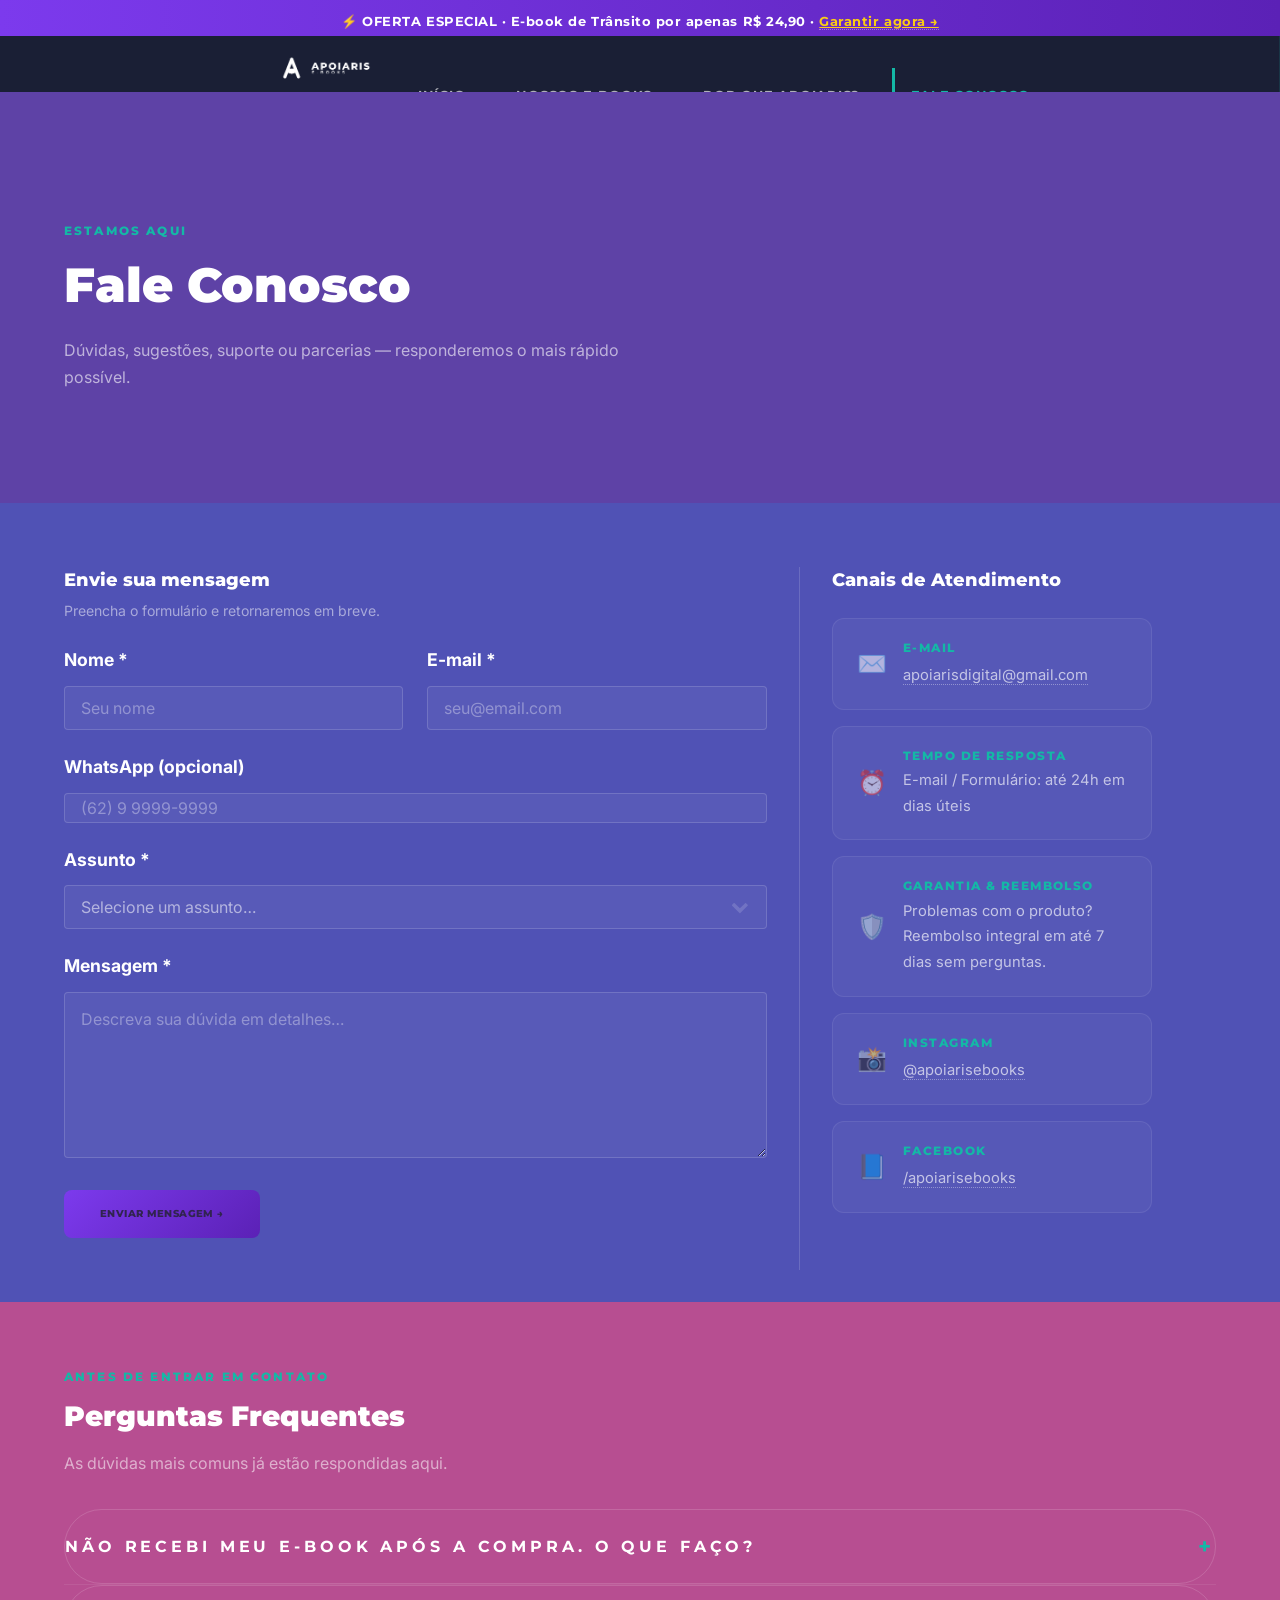
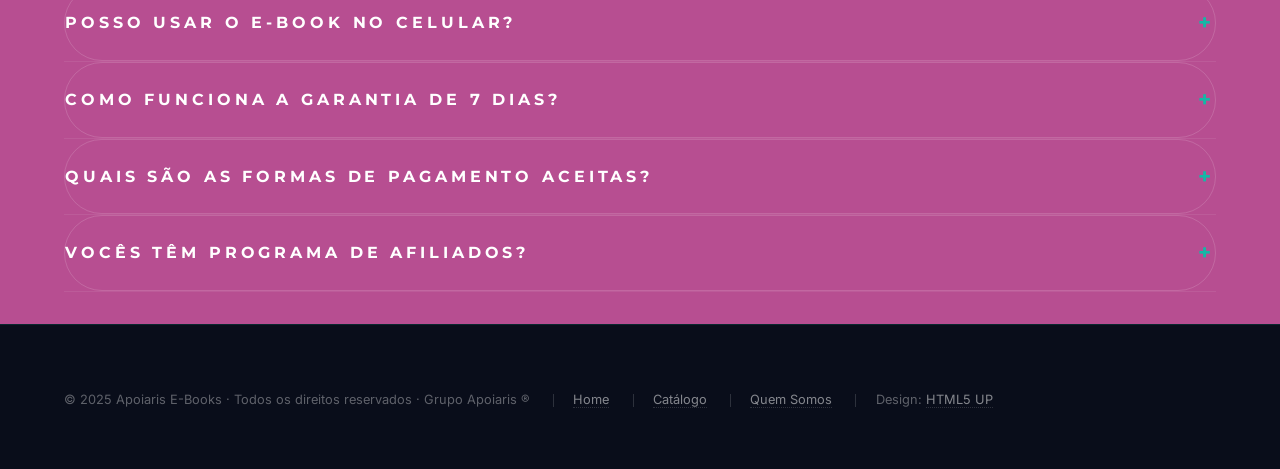
<file: contato.html>
<!DOCTYPE HTML>
<html lang="pt-BR">
<head>
  <title>Contato — Apoiaris E-Books</title>
  <meta charset="utf-8" />
  <meta name="viewport" content="width=device-width, initial-scale=1, user-scalable=no" />
  <meta name="description" content="Entre em contato com a Apoiaris E-Books. Tire dúvidas, dê sugestões ou solicite suporte." />
  <link rel="stylesheet" href="assets/css/main.css" />
  <link rel="preconnect" href="https://fonts.googleapis.com">
  <link href="https://fonts.googleapis.com/css2?family=Montserrat:wght@400;600;700;800;900&family=Inter:wght@400;500;600&display=swap" rel="stylesheet">
  <noscript><link rel="stylesheet" href="assets/css/noscript.css" /></noscript>
  <script>
  !function(f,b,e,v,n,t,s){if(f.fbq)return;n=f.fbq=function(){n.callMethod?
  n.callMethod.apply(n,arguments):n.queue.push(arguments)};
  if(!f._fbq)f._fbq=n;n.push=n;n.loaded=!0;n.version="2.0";
  n.queue=[];t=b.createElement(e);t.async=!0;
  t.src=v;s=b.getElementsByTagName(e)[0];
  s.parentNode.insertBefore(t,s)}(window,document,"script",
  "https://connect.facebook.net/en_US/fbevents.js");
  fbq("init","1538312574315932");
  fbq("track","PageView");
  </script>
  <noscript><img height="1" width="1" style="display:none"
  src="https://www.facebook.com/tr?id=1538312574315932&ev=PageView&noscript=1"/></noscript>
  <style>
    .faq-item { border-bottom: 1px solid rgba(255,255,255,0.07); }
    .faq-question {
      width:100%; background:none; border:none; cursor:pointer;
      display:flex; align-items:center; justify-content:space-between;
      padding:1.2rem 0; color:#fff;
      font-family:'Montserrat',sans-serif; font-size:0.97rem; font-weight:700;
      text-align:left;
    }
    .faq-question .faq-icon { color:#14B8A6; font-size:1.4rem; flex-shrink:0; margin-left:1rem; transition:transform 0.3s; }
    .faq-question.open .faq-icon { transform:rotate(45deg); }
    .faq-answer { display:none; padding:0 0 1.2rem; color:rgba(255,255,255,0.60); font-size:0.92rem; line-height:1.7; }
    .faq-answer.open { display:block; }
    .info-card {
      background:rgba(255,255,255,0.04); border:1px solid rgba(255,255,255,0.08);
      border-radius:12px; padding:1.25rem 1.5rem;
      display:flex; align-items:center; gap:1rem; margin-bottom:1rem;
    }
    .info-card-icon { font-size:1.5rem; flex-shrink:0; }
    .info-card h4 { font-family:'Montserrat',sans-serif; font-size:0.75rem; font-weight:800; color:#14B8A6; letter-spacing:0.12em; text-transform:uppercase; margin-bottom:0.2rem; }
    .info-card p, .info-card a { font-size:0.92rem; color:rgba(255,255,255,0.65); margin:0; }
    .info-card a:hover { color:#14B8A6; }
  </style>
</head>
<body class="is-preload">

  <div class="oferta-bar">
    ⚡ <strong>OFERTA ESPECIAL</strong> · E-book de Trânsito por apenas R$ 24,90 ·
    <a href="catalogo/transitosemmedo.html">Garantir agora →</a>
  </div>

  <section id="sidebar">
    <div class="inner">
      <div class="sidebar-logo">
        <img src="assets/logos/logo-horizontal-transparente.png" alt="Apoiaris E-Books" />
      </div>
      <nav>
        <ul>
          <li><a href="index.html">Início</a></li>
          <li><a href="index.html#ebooks">Nossos E-Books</a></li>
          <li><a href="index.html#beneficios">Por que Apoiaris?</a></li>
          <li><a href="contato.html" class="active">Fale Conosco</a></li>
        </ul>
      </nav>
    </div>
  </section>

  <div id="wrapper">

    <!-- HERO -->
    <section class="wrapper style1 fade-up" style="padding:4rem 0 3rem;">
      <div class="inner">
        <p style="color:#14B8A6;font-size:0.75rem;font-weight:800;letter-spacing:0.18em;text-transform:uppercase;font-family:'Montserrat',sans-serif;margin-bottom:0.5rem;">Estamos Aqui</p>
        <h1 style="font-family:'Montserrat',sans-serif;font-size:clamp(1.8rem,4vw,3rem);font-weight:900;color:#fff;margin-bottom:1rem;">Fale Conosco</h1>
        <p style="color:rgba(255,255,255,0.60);max-width:560px;font-size:1rem;line-height:1.7;">Dúvidas, sugestões, suporte ou parcerias — responderemos o mais rápido possível.</p>
      </div>
    </section>

    <!-- FORMULÁRIO + INFO -->
    <section class="wrapper style2 fade-up">
      <div class="inner">
        <div class="split style1">

          <!-- FORMULÁRIO -->
          <section>
            <h3 style="font-family:'Montserrat',sans-serif;font-weight:800;color:#fff;margin-bottom:0.3rem;">Envie sua mensagem</h3>
            <p style="color:rgba(255,255,255,0.50);font-size:0.88rem;margin-bottom:1.5rem;">Preencha o formulário e retornaremos em breve.</p>
            <form method="POST" action="https://formspree.io/f/mzdlgyol" id="contactForm">
              <input type="hidden" name="_next" value="https://apoiarisdigital.com.br/contato.html" />
              <input type="hidden" name="_subject" value="Nova mensagem — Apoiaris E-Books" />
              <div class="fields">
                <div class="field half">
                  <label for="nome">Nome *</label>
                  <input type="text" name="nome" id="nome" placeholder="Seu nome" required />
                </div>
                <div class="field half">
                  <label for="email">E-mail *</label>
                  <input type="email" name="email" id="email" placeholder="seu@email.com" required />
                </div>
                <div class="field">
                  <label for="telefone">WhatsApp (opcional)</label>
                  <input type="tel" name="telefone" id="telefone" placeholder="(62) 9 9999-9999" />
                </div>
                <div class="field">
                  <label for="assunto">Assunto *</label>
                  <select name="assunto" id="assunto" required>
                    <option value="">Selecione um assunto…</option>
                    <option value="duvida-produto">Dúvida sobre um produto</option>
                    <option value="suporte-acesso">Suporte / Acesso ao e-book</option>
                    <option value="reembolso">Solicitação de reembolso</option>
                    <option value="parceria">Proposta de parceria</option>
                    <option value="sugestao">Sugestão de novo título</option>
                    <option value="outro">Outro assunto</option>
                  </select>
                </div>
                <div class="field">
                  <label for="mensagem">Mensagem *</label>
                  <textarea name="mensagem" id="mensagem" rows="5" placeholder="Descreva sua dúvida em detalhes…" required></textarea>
                </div>
              </div>
              <ul class="actions">
                <li><button type="submit" class="button primary submit">Enviar Mensagem →</button></li>
              </ul>
            </form>
            <div class="form-success" id="formSuccess">
              ✅ Mensagem enviada! Retornaremos em breve.
            </div>
          </section>

          <!-- INFO -->
          <section>
            <h3 style="font-family:'Montserrat',sans-serif;font-weight:800;color:#fff;margin-bottom:1.5rem;">Canais de Atendimento</h3>

            <div class="info-card">
              <div class="info-card-icon">✉️</div>
              <div>
                <h4>E-mail</h4>
                <a href="mailto:apoiarisdigital@gmail.com">apoiarisdigital@gmail.com</a>
              </div>
            </div>

            <div class="info-card">
              <div class="info-card-icon">⏰</div>
              <div>
                <h4>Tempo de resposta</h4>
                <p>E-mail / Formulário: até 24h em dias úteis</p>
              </div>
            </div>

            <div class="info-card">
              <div class="info-card-icon">🛡️</div>
              <div>
                <h4>Garantia & Reembolso</h4>
                <p>Problemas com o produto? Reembolso integral em até 7 dias sem perguntas.</p>
              </div>
            </div>

            <div class="info-card">
              <div class="info-card-icon">📸</div>
              <div>
                <h4>Instagram</h4>
                <a href="https://instagram.com/apoiarisebooks" target="_blank">@apoiarisebooks</a>
              </div>
            </div>

            <div class="info-card">
              <div class="info-card-icon">📘</div>
              <div>
                <h4>Facebook</h4>
                <a href="https://facebook.com/apoiarisebooks" target="_blank">/apoiarisebooks</a>
              </div>
            </div>
          </section>

        </div>
      </div>
    </section>

    <!-- FAQ -->
    <section class="wrapper style3 fade-up">
      <div class="inner">
        <p style="color:#14B8A6;font-size:0.75rem;font-weight:800;letter-spacing:0.18em;text-transform:uppercase;font-family:'Montserrat',sans-serif;margin-bottom:0.5rem;">Antes de entrar em contato</p>
        <h2 style="font-family:'Montserrat',sans-serif;font-weight:900;color:#fff;margin-bottom:0.75rem;">Perguntas Frequentes</h2>
        <p style="color:rgba(255,255,255,0.55);margin-bottom:2rem;">As dúvidas mais comuns já estão respondidas aqui.</p>

        <div class="faq-list">
          <div class="faq-item">
            <button class="faq-question" onclick="toggleFaq(this)">
              Não recebi meu e-book após a compra. O que faço?
              <span class="faq-icon">+</span>
            </button>
            <div class="faq-answer">Verifique sua caixa de spam. O e-mail de entrega às vezes vai para lá. Se não encontrar em até 1h (cartão) ou 10 minutos (Pix), entre em contato com o comprovante de pagamento.</div>
          </div>
          <div class="faq-item">
            <button class="faq-question" onclick="toggleFaq(this)">
              Posso usar o e-book no celular?
              <span class="faq-icon">+</span>
            </button>
            <div class="faq-answer">Sim! Todos os e-books são em PDF — funciona perfeitamente em celular, tablet e computador. No Android use o Google PDF Viewer; no iPhone, o app Livros.</div>
          </div>
          <div class="faq-item">
            <button class="faq-question" onclick="toggleFaq(this)">
              Como funciona a garantia de 7 dias?
              <span class="faq-icon">+</span>
            </button>
            <div class="faq-answer">Se dentro de 7 dias você não ficar satisfeito, basta entrar em contato com nome e e-mail de compra. Processamos o reembolso integral sem burocracia.</div>
          </div>
          <div class="faq-item">
            <button class="faq-question" onclick="toggleFaq(this)">
              Quais são as formas de pagamento aceitas?
              <span class="faq-icon">+</span>
            </button>
            <div class="faq-answer">Aceitamos Pix (confirmação imediata), cartão de crédito (em até 12x) e boleto bancário. Todos os pagamentos são processados pela Kiwify — segura e regulamentada.</div>
          </div>
          <div class="faq-item">
            <button class="faq-question" onclick="toggleFaq(this)">
              Vocês têm programa de afiliados?
              <span class="faq-icon">+</span>
            </button>
            <div class="faq-answer">Estamos trabalhando nisso! Se tiver interesse em divulgar nossos e-books e ganhar comissões, entre em contato selecionando "Proposta de parceria" no formulário.</div>
          </div>
        </div>
      </div>
    </section>

  </div>

  <footer id="footer" class="wrapper style1-alt">
    <div class="inner">
      <ul class="menu">
        <li>© 2025 Apoiaris E-Books · Todos os direitos reservados · Grupo Apoiaris ®</li>
        <li><a href="index.html">Home</a></li>
        <li><a href="catalogo.html">Catálogo</a></li>
        <li><a href="quem-somos.html">Quem Somos</a></li>
        <li>Design: <a href="http://html5up.net" target="_blank">HTML5 UP</a></li>
      </ul>
    </div>
  </footer>

  <script src="assets/js/jquery.min.js"></script>
  <script src="assets/js/jquery.scrollex.min.js"></script>
  <script src="assets/js/jquery.scrolly.min.js"></script>
  <script src="assets/js/browser.min.js"></script>
  <script src="assets/js/breakpoints.min.js"></script>
  <script src="assets/js/util.js"></script>
  <script src="assets/js/main.js"></script>
  <script>
    function toggleFaq(btn) {
      btn.classList.toggle('open');
      const answer = btn.nextElementSibling;
      answer.classList.toggle('open');
    }

    document.getElementById('contactForm').addEventListener('submit', async function(e) {
      e.preventDefault();
      const form = this;
      const btn = form.querySelector('button[type="submit"]');
      const successBox = document.getElementById('formSuccess');
      btn.textContent = 'Enviando…';
      btn.disabled = true;
      try {
        const data = new FormData(form);
        const res = await fetch('https://formspree.io/f/mzdlgyol', {
          method: 'POST',
          body: data,
          headers: { 'Accept': 'application/json' }
        });
        const json = await res.json();
        if (res.ok || json.ok) {
          form.style.display = 'none';
          successBox.style.display = 'block';
          successBox.scrollIntoView({ behavior: 'smooth' });
        } else {
          btn.textContent = 'Erro — tente novamente';
          btn.disabled = false;
        }
      } catch(err) {
        // Fallback: se o fetch falhar por CORS, tenta submit normal
        form.removeEventListener('submit', arguments.callee);
        form.submit();
      }
    });
  </script>
</body>
</html>
</file>
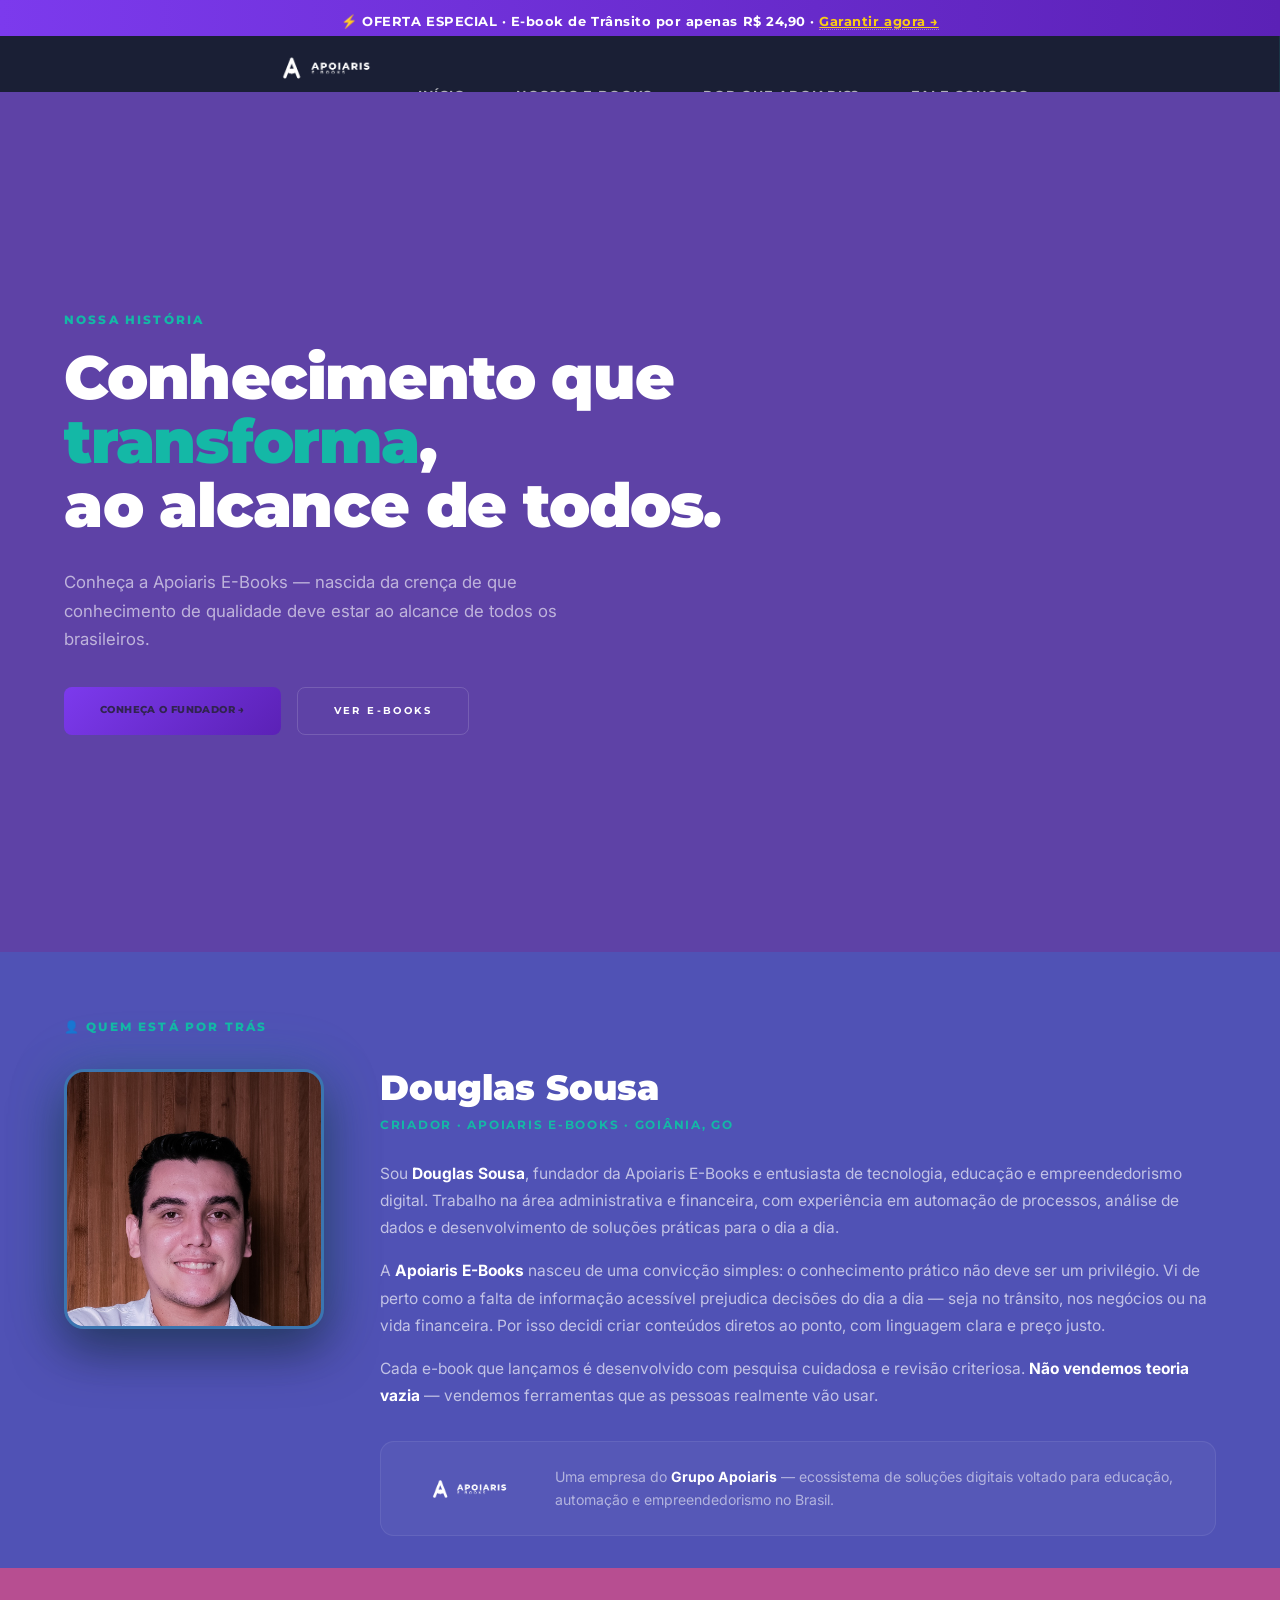
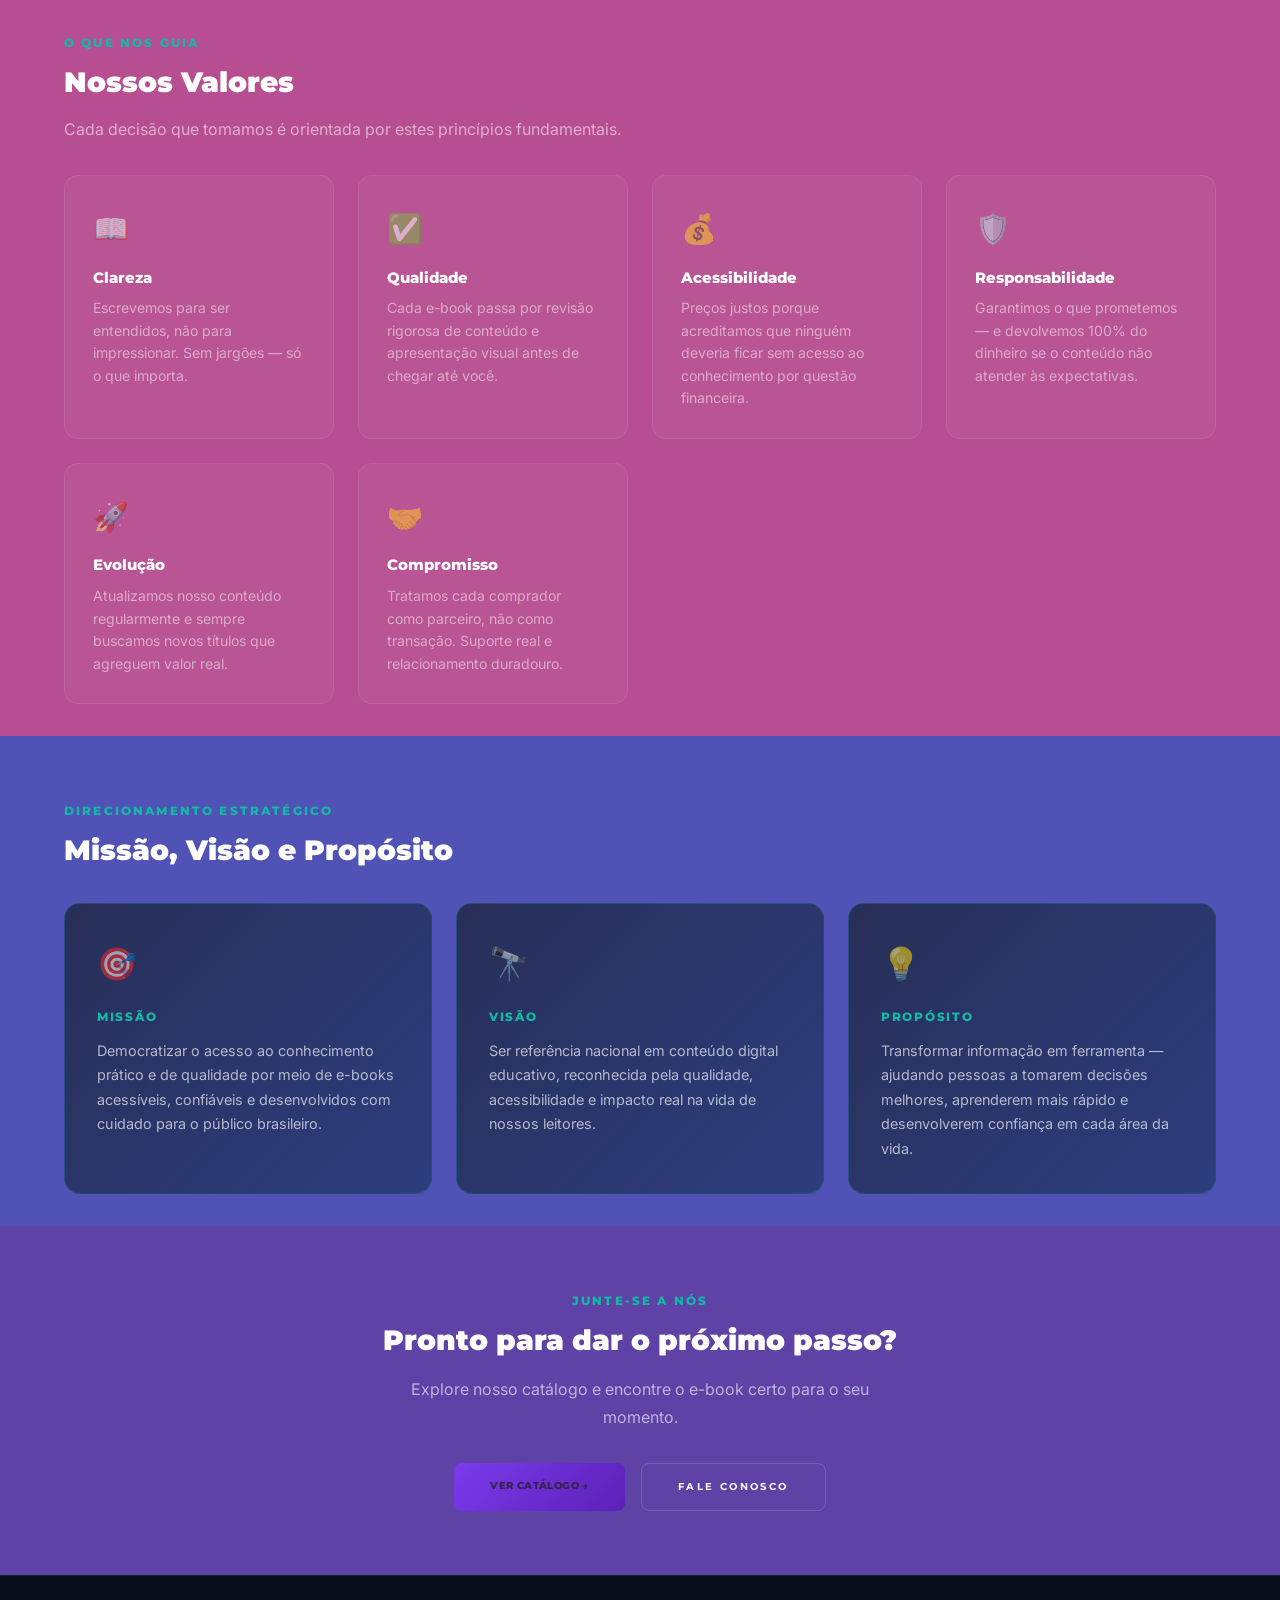
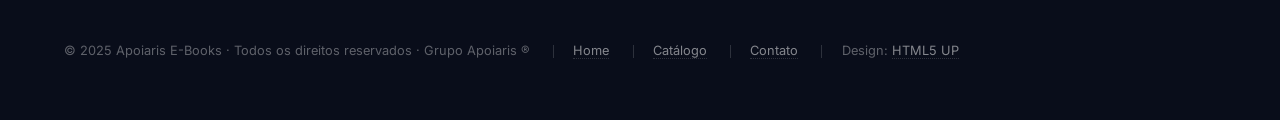
<file: quem-somos.html>
<!DOCTYPE HTML>
<html lang="pt-BR">
<head>
  <title>Quem Somos — Apoiaris E-Books</title>
  <meta charset="utf-8" />
  <meta name="viewport" content="width=device-width, initial-scale=1, user-scalable=no" />
  <meta name="description" content="Conheça a Apoiaris E-Books — nossa história, missão e os valores que guiam nosso trabalho." />
  <link rel="stylesheet" href="assets/css/main.css" />
  <link rel="preconnect" href="https://fonts.googleapis.com">
  <link href="https://fonts.googleapis.com/css2?family=Montserrat:wght@400;600;700;800;900&family=Inter:wght@400;500;600&display=swap" rel="stylesheet">
  <noscript><link rel="stylesheet" href="assets/css/noscript.css" /></noscript>
  <script>
  !function(f,b,e,v,n,t,s){if(f.fbq)return;n=f.fbq=function(){n.callMethod?
  n.callMethod.apply(n,arguments):n.queue.push(arguments)};
  if(!f._fbq)f._fbq=n;n.push=n;n.loaded=!0;n.version="2.0";
  n.queue=[];t=b.createElement(e);t.async=!0;
  t.src=v;s=b.getElementsByTagName(e)[0];
  s.parentNode.insertBefore(t,s)}(window,document,"script",
  "https://connect.facebook.net/en_US/fbevents.js");
  fbq("init","1538312574315932");
  fbq("track","PageView");
  </script>
  <noscript><img height="1" width="1" style="display:none"
  src="https://www.facebook.com/tr?id=1538312574315932&ev=PageView&noscript=1"/></noscript>
  <style>
    .founder-section { display:grid; grid-template-columns:260px 1fr; gap:3.5rem; align-items:start; }
    @media (max-width:768px) { .founder-section { grid-template-columns:1fr; } .founder-photo-wrap { max-width:220px; margin:0 auto 2rem; } }
    .founder-photo-wrap { position:relative; }
    .founder-photo { width:100%; aspect-ratio:1; object-fit:cover; object-position:center top; border-radius:20px; border:3px solid rgba(20,184,166,0.35); box-shadow:0 0 60px rgba(20,184,166,0.20), 0 20px 50px rgba(0,0,0,0.5); display:block; }
    .founder-badge { position:absolute; bottom:-14px; left:50%; transform:translateX(-50%); background:linear-gradient(135deg,#7C3AED,#5B21B6); color:#fff; font-family:'Montserrat',sans-serif; font-size:0.75rem; font-weight:800; padding:0.4rem 1.2rem; border-radius:100px; white-space:nowrap; box-shadow:0 4px 16px rgba(124,58,237,0.45); }
    .founder-name { font-family:'Montserrat',sans-serif; font-size:clamp(1.6rem,3vw,2.2rem); font-weight:900; color:#fff; line-height:1.1; margin-bottom:0.4rem; }
    .founder-title { font-size:0.78rem; font-weight:700; color:#14B8A6; letter-spacing:0.14em; text-transform:uppercase; font-family:'Montserrat',sans-serif; margin-bottom:1.5rem; display:block; }
    .founder-bio { color:rgba(255,255,255,0.65); font-size:0.97rem; line-height:1.75; }
    .founder-bio p { margin-bottom:1rem; }
    .founder-bio strong { color:#fff; }
    .logo-apoiaris { display:flex; align-items:center; gap:1.5rem; background:rgba(255,255,255,0.04); border:1px solid rgba(255,255,255,0.08); border-radius:14px; padding:1.5rem; margin-top:2rem; }
    .logo-apoiaris img { height:44px; width:auto; filter:brightness(0) invert(1); flex-shrink:0; }
    .logo-apoiaris p { color:rgba(255,255,255,0.55); font-size:0.88rem; line-height:1.6; margin:0; }
    .logo-apoiaris strong { color:#fff; }
    .valores-grid { display:grid; grid-template-columns:repeat(auto-fit,minmax(240px,1fr)); gap:1.5rem; }
    .valor-card { background:rgba(255,255,255,0.04); border:1px solid rgba(255,255,255,0.08); border-radius:14px; padding:1.75rem; transition:border-color 0.2s, transform 0.2s; }
    .valor-card:hover { border-color:rgba(20,184,166,0.30); transform:translateY(-4px); }
    .valor-icon { font-size:1.8rem; margin-bottom:0.75rem; display:block; }
    .valor-card h4 { font-family:'Montserrat',sans-serif; font-size:0.95rem; font-weight:800; color:#fff; margin-bottom:0.5rem; }
    .valor-card p { font-size:0.88rem; color:rgba(255,255,255,0.50); line-height:1.6; margin:0; }
    .mvv-grid { display:grid; grid-template-columns:repeat(auto-fit,minmax(240px,1fr)); gap:1.5rem; }
    .mvv-card { background:linear-gradient(135deg,rgba(30,38,64,0.8),rgba(22,48,90,0.6)); border:1px solid rgba(20,184,166,0.18); border-radius:16px; padding:2rem; }
    .mvv-icon { font-size:2rem; display:block; margin-bottom:1rem; }
    .mvv-card h3 { font-family:'Montserrat',sans-serif; font-size:0.78rem; font-weight:800; color:#14B8A6; letter-spacing:0.14em; text-transform:uppercase; margin-bottom:0.75rem; }
    .mvv-card p { color:rgba(255,255,255,0.65); font-size:0.9rem; line-height:1.7; margin:0; }
  </style>
</head>
<body class="is-preload">

  <div class="oferta-bar">
    ⚡ <strong>OFERTA ESPECIAL</strong> · E-book de Trânsito por apenas R$ 24,90 ·
    <a href="catalogo/transitosemmedo.html">Garantir agora →</a>
  </div>

  <section id="sidebar">
    <div class="inner">
      <div class="sidebar-logo">
        <img src="assets/logos/logo-horizontal-transparente.png" alt="Apoiaris E-Books" />
      </div>
      <nav>
        <ul>
          <li><a href="index.html">Início</a></li>
          <li><a href="index.html#ebooks">Nossos E-Books</a></li>
          <li><a href="index.html#beneficios">Por que Apoiaris?</a></li>
          <li><a href="index.html#contato">Fale Conosco</a></li>
        </ul>
      </nav>
    </div>
  </section>

  <div id="wrapper">

    <!-- HERO -->
    <section class="wrapper style1 fullscreen fade-up">
      <div class="inner">
        <p style="color:#14B8A6;font-size:0.75rem;font-weight:800;letter-spacing:0.18em;text-transform:uppercase;font-family:'Montserrat',sans-serif;margin-bottom:1rem;">Nossa História</p>
        <h1 style="font-family:'Montserrat',sans-serif;font-size:clamp(2rem,5vw,3.8rem);font-weight:900;color:#fff;line-height:1.05;letter-spacing:-0.02em;">
          Conhecimento que<br>
          <span style="color:#14B8A6;">transforma</span>,<br>
          ao alcance de todos.
        </h1>
        <p style="color:rgba(255,255,255,0.60);max-width:560px;font-size:1.05rem;line-height:1.7;margin-top:1.2rem;">
          Conheça a Apoiaris E-Books — nascida da crença de que conhecimento de qualidade deve estar ao alcance de todos os brasileiros.
        </p>
        <ul class="actions" style="margin-top:2rem;">
          <li><a href="#fundador" class="button primary scrolly">Conheça o Fundador →</a></li>
          <li><a href="catalogo.html" class="button">Ver E-Books</a></li>
        </ul>
      </div>
    </section>

    <!-- FUNDADOR -->
    <section id="fundador" class="wrapper style2 fade-up">
      <div class="inner">
        <p style="color:#14B8A6;font-size:0.75rem;font-weight:800;letter-spacing:0.18em;text-transform:uppercase;font-family:'Montserrat',sans-serif;margin-bottom:2rem;">👤 Quem está por trás</p>
        <div class="founder-section">
          <div class="founder-photo-wrap">
            <img src="assets/logos/douglas-foto.jpg" alt="Douglas Sousa — Fundador Apoiaris E-Books" class="founder-photo" />
            
          </div>
          <div class="founder-info">
            <h2 class="founder-name">Douglas Sousa</h2>
            <span class="founder-title">Criador · Apoiaris E-Books · Goiânia, GO</span>
            <div class="founder-bio">
              <p>Sou <strong>Douglas Sousa</strong>, fundador da Apoiaris E-Books e entusiasta de tecnologia, educação e empreendedorismo digital. Trabalho na área administrativa e financeira, com experiência em automação de processos, análise de dados e desenvolvimento de soluções práticas para o dia a dia.</p>
              <p>A <strong>Apoiaris E-Books</strong> nasceu de uma convicção simples: o conhecimento prático não deve ser um privilégio. Vi de perto como a falta de informação acessível prejudica decisões do dia a dia — seja no trânsito, nos negócios ou na vida financeira. Por isso decidi criar conteúdos diretos ao ponto, com linguagem clara e preço justo.</p>
              <p>Cada e-book que lançamos é desenvolvido com pesquisa cuidadosa e revisão criteriosa. <strong>Não vendemos teoria vazia</strong> — vendemos ferramentas que as pessoas realmente vão usar.</p>
            </div>
            <div class="logo-apoiaris">
              <img src="assets/logos/logo-horizontal-transparente.png" alt="Apoiaris E-Books" />
              <p>Uma empresa do <strong>Grupo Apoiaris</strong> — ecossistema de soluções digitais voltado para educação, automação e empreendedorismo no Brasil.</p>
            </div>
          </div>
        </div>
      </div>
    </section>

    <!-- VALORES -->
    <section class="wrapper style3 fade-up">
      <div class="inner">
        <p style="color:#14B8A6;font-size:0.75rem;font-weight:800;letter-spacing:0.18em;text-transform:uppercase;font-family:'Montserrat',sans-serif;margin-bottom:0.5rem;">O que nos guia</p>
        <h2 style="font-family:'Montserrat',sans-serif;font-weight:900;color:#fff;margin-bottom:0.75rem;">Nossos Valores</h2>
        <p style="color:rgba(255,255,255,0.55);margin-bottom:2rem;">Cada decisão que tomamos é orientada por estes princípios fundamentais.</p>
        <div class="valores-grid">
          <div class="valor-card"><span class="valor-icon">📖</span><h4>Clareza</h4><p>Escrevemos para ser entendidos, não para impressionar. Sem jargões — só o que importa.</p></div>
          <div class="valor-card"><span class="valor-icon">✅</span><h4>Qualidade</h4><p>Cada e-book passa por revisão rigorosa de conteúdo e apresentação visual antes de chegar até você.</p></div>
          <div class="valor-card"><span class="valor-icon">💰</span><h4>Acessibilidade</h4><p>Preços justos porque acreditamos que ninguém deveria ficar sem acesso ao conhecimento por questão financeira.</p></div>
          <div class="valor-card"><span class="valor-icon">🛡️</span><h4>Responsabilidade</h4><p>Garantimos o que prometemos — e devolvemos 100% do dinheiro se o conteúdo não atender às expectativas.</p></div>
          <div class="valor-card"><span class="valor-icon">🚀</span><h4>Evolução</h4><p>Atualizamos nosso conteúdo regularmente e sempre buscamos novos títulos que agreguem valor real.</p></div>
          <div class="valor-card"><span class="valor-icon">🤝</span><h4>Compromisso</h4><p>Tratamos cada comprador como parceiro, não como transação. Suporte real e relacionamento duradouro.</p></div>
        </div>
      </div>
    </section>

    <!-- MISSÃO VISÃO PROPÓSITO -->
    <section class="wrapper style2 fade-up">
      <div class="inner">
        <p style="color:#14B8A6;font-size:0.75rem;font-weight:800;letter-spacing:0.18em;text-transform:uppercase;font-family:'Montserrat',sans-serif;margin-bottom:0.5rem;">Direcionamento Estratégico</p>
        <h2 style="font-family:'Montserrat',sans-serif;font-weight:900;color:#fff;margin-bottom:2rem;">Missão, Visão e Propósito</h2>
        <div class="mvv-grid">
          <div class="mvv-card"><span class="mvv-icon">🎯</span><h3>Missão</h3><p>Democratizar o acesso ao conhecimento prático e de qualidade por meio de e-books acessíveis, confiáveis e desenvolvidos com cuidado para o público brasileiro.</p></div>
          <div class="mvv-card"><span class="mvv-icon">🔭</span><h3>Visão</h3><p>Ser referência nacional em conteúdo digital educativo, reconhecida pela qualidade, acessibilidade e impacto real na vida de nossos leitores.</p></div>
          <div class="mvv-card"><span class="mvv-icon">💡</span><h3>Propósito</h3><p>Transformar informação em ferramenta — ajudando pessoas a tomarem decisões melhores, aprenderem mais rápido e desenvolverem confiança em cada área da vida.</p></div>
        </div>
      </div>
    </section>

    <!-- CTA -->
    <section class="wrapper style1 fade-up">
      <div class="inner" style="text-align:center;">
        <p style="color:#14B8A6;font-size:0.75rem;font-weight:800;letter-spacing:0.18em;text-transform:uppercase;font-family:'Montserrat',sans-serif;margin-bottom:0.5rem;">Junte-se a nós</p>
        <h2 style="font-family:'Montserrat',sans-serif;font-weight:900;color:#fff;">Pronto para dar o próximo passo?</h2>
        <p style="color:rgba(255,255,255,0.60);max-width:500px;margin:0 auto 2rem;">Explore nosso catálogo e encontre o e-book certo para o seu momento.</p>
        <ul class="actions" style="justify-content:center;">
          <li><a href="catalogo.html" class="button primary">Ver Catálogo →</a></li>
          <li><a href="index.html#contato" class="button">Fale Conosco</a></li>
        </ul>
      </div>
    </section>

  </div>

  <footer id="footer" class="wrapper style1-alt">
    <div class="inner">
      <ul class="menu">
        <li>© 2025 Apoiaris E-Books · Todos os direitos reservados · Grupo Apoiaris ®</li>
        <li><a href="index.html">Home</a></li>
        <li><a href="catalogo.html">Catálogo</a></li>
        <li><a href="index.html#contato">Contato</a></li>
        <li>Design: <a href="http://html5up.net" target="_blank">HTML5 UP</a></li>
      </ul>
    </div>
  </footer>

  <script src="assets/js/jquery.min.js"></script>
  <script src="assets/js/jquery.scrollex.min.js"></script>
  <script src="assets/js/jquery.scrolly.min.js"></script>
  <script src="assets/js/browser.min.js"></script>
  <script src="assets/js/breakpoints.min.js"></script>
  <script src="assets/js/util.js"></script>
  <script src="assets/js/main.js"></script>
</body>
</html>
</file>
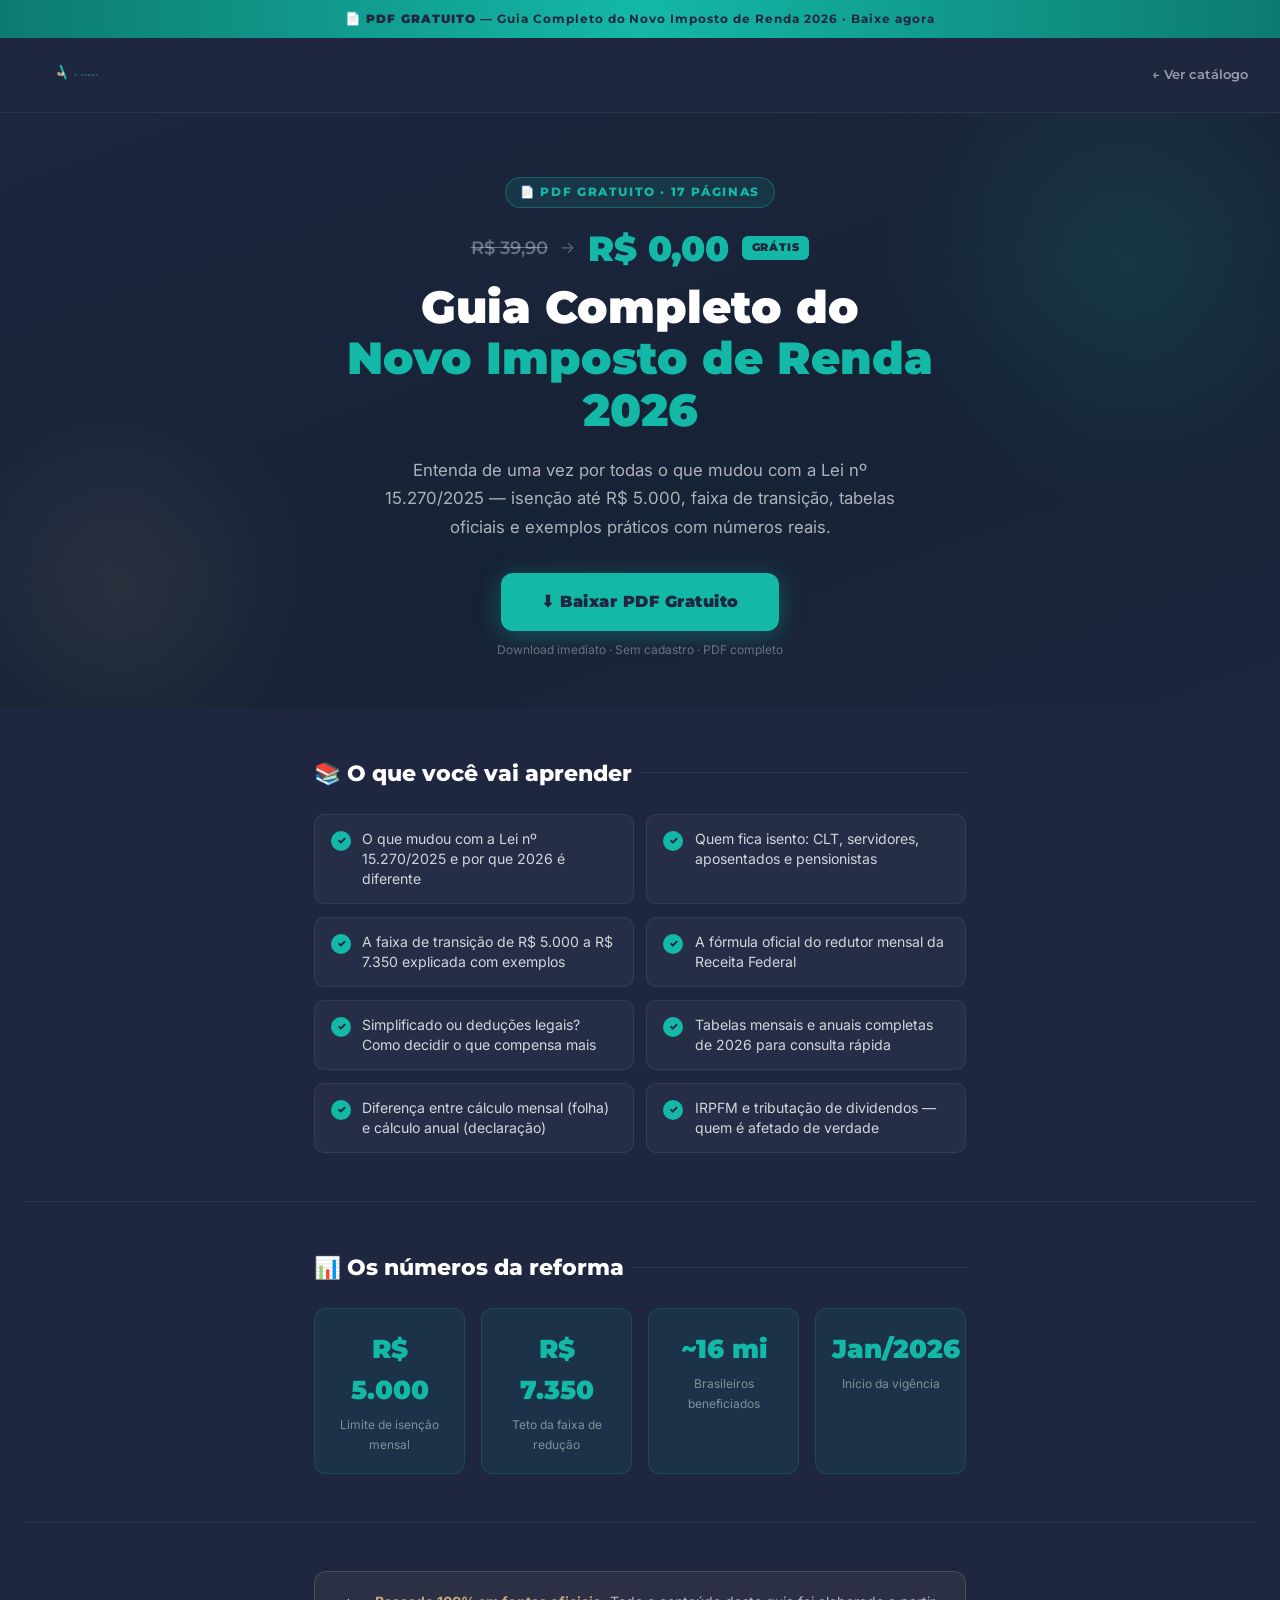
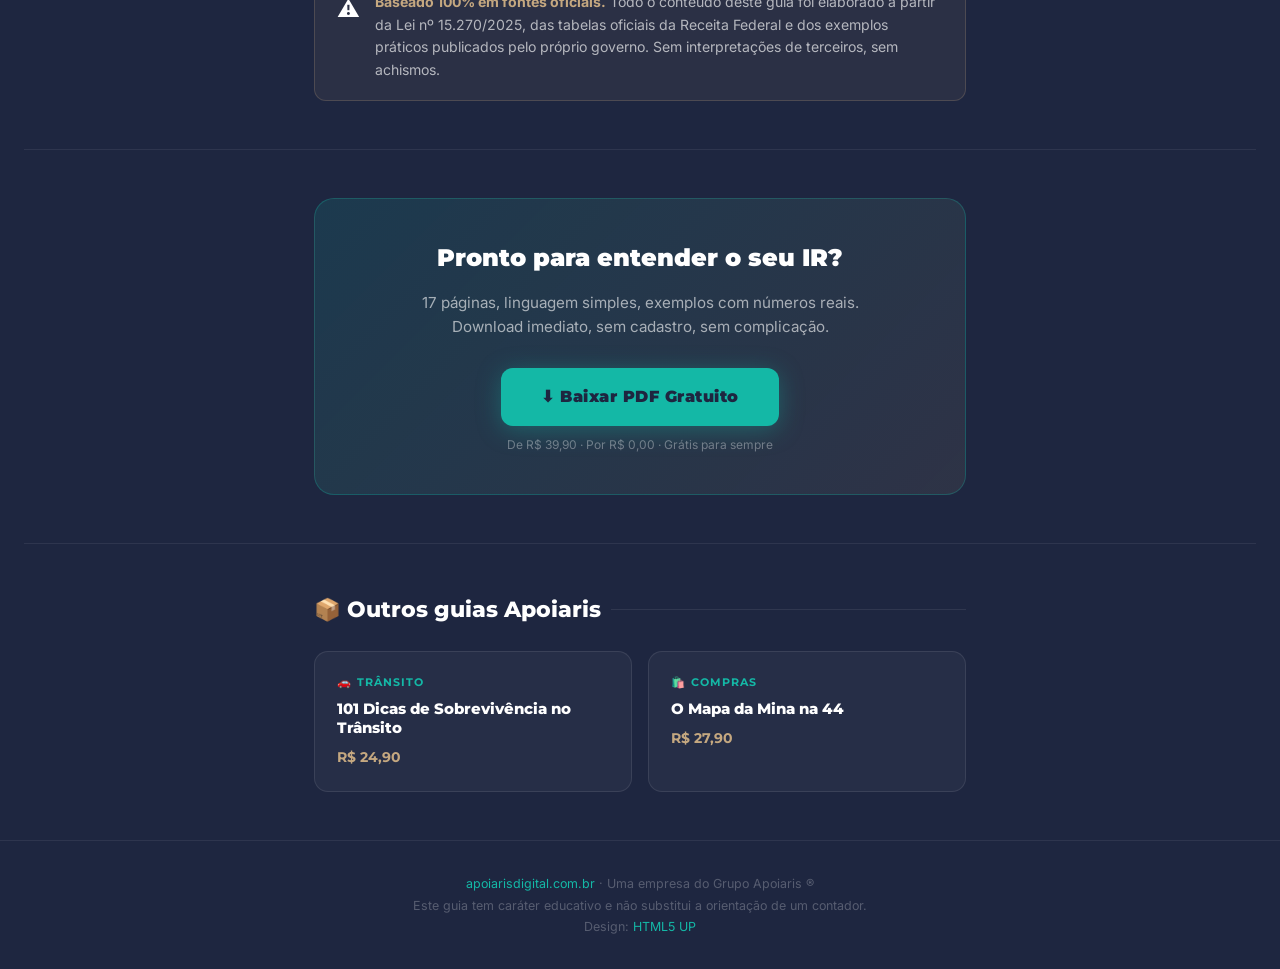
<file: catalogo/guia-ir-2026.html>
<!DOCTYPE html>
<html lang="pt-BR">
<head>
  <meta charset="UTF-8" />
  <meta name="viewport" content="width=device-width, initial-scale=1.0"/>
  <meta name="description" content="Guia Completo do Novo Imposto de Renda 2026 — PDF gratuito com tudo sobre a reforma: isenção até R$ 5.000, faixa de transição, tabelas e exemplos práticos."/>
  <title>Guia Completo do Novo IR 2026 — Grátis | Apoiaris E-Books</title>
  <link rel="preconnect" href="https://fonts.googleapis.com">
  <link href="https://fonts.googleapis.com/css2?family=Montserrat:wght@400;600;700;800;900&family=Inter:wght@400;500;600;700&display=swap" rel="stylesheet">

  <!-- Meta Pixel -->
  <script>
    !function(f,b,e,v,n,t,s){if(f.fbq)return;n=f.fbq=function(){n.callMethod?n.callMethod.apply(n,arguments):n.queue.push(arguments)};if(!f._fbq)f._fbq=n;n.push=n;n.loaded=!0;n.version='2.0';n.queue=[];t=b.createElement(e);t.async=!0;t.src=v;s=b.getElementsByTagName(e)[0];s.parentNode.insertBefore(t,s)}(window, document,'script','https://connect.facebook.net/en_US/fbevents.js');
    fbq('init', '1538312574315932');
    fbq('track', 'PageView');
    fbq('track', 'ViewContent', {content_name: 'Guia IR 2026 Gratuito', value: 0, currency: 'BRL'});
  </script>

  <style>
    *, *::before, *::after { box-sizing: border-box; margin: 0; padding: 0; }

    :root {
      --navy: #1E2640;
      --teal: #14B8A6;
      --gold: #C5A880;
      --purple: #7C3AED;
    }

    body {
      font-family: 'Inter', sans-serif;
      background: var(--navy);
      color: #fff;
      line-height: 1.6;
    }

    /* ── TOP BAR ── */
    .top-bar {
      background: linear-gradient(90deg, #0d7a70, var(--teal), #0d7a70);
      text-align: center;
      padding: 0.55rem 1rem;
      font-size: 0.78rem;
      font-weight: 700;
      font-family: 'Montserrat', sans-serif;
      letter-spacing: 0.08em;
      color: var(--navy);
    }
    .top-bar span { color: var(--navy); font-weight: 900; }

    /* ── NAV ── */
    .lp-nav {
      display: flex;
      align-items: center;
      justify-content: space-between;
      padding: 1rem 2rem;
      border-bottom: 1px solid rgba(255,255,255,0.07);
    }
    .lp-nav img { height: 36px; }
    .lp-nav a {
      color: rgba(255,255,255,0.55);
      font-size: 0.82rem;
      text-decoration: none;
      font-family: 'Montserrat', sans-serif;
      font-weight: 600;
      transition: color 0.2s;
    }
    .lp-nav a:hover { color: var(--teal); }

    /* ── HERO ── */
    .hero {
      background: linear-gradient(160deg, #1E2640 0%, #162235 60%, #1E2640 100%);
      position: relative;
      overflow: hidden;
      padding: 4rem 1.5rem 3rem;
      text-align: center;
    }
    .hero::before {
      content: '';
      position: absolute;
      top: -100px; right: -100px;
      width: 500px; height: 500px;
      background: radial-gradient(circle, rgba(20,184,166,0.14) 0%, transparent 70%);
      pointer-events: none;
    }
    .hero::after {
      content: '';
      position: absolute;
      bottom: -80px; left: -80px;
      width: 400px; height: 400px;
      background: radial-gradient(circle, rgba(197,168,128,0.10) 0%, transparent 70%);
      pointer-events: none;
    }

    .hero-inner { max-width: 680px; margin: 0 auto; position: relative; }

    .hero-badge {
      display: inline-flex;
      align-items: center;
      gap: 0.5rem;
      background: rgba(20,184,166,0.12);
      border: 1px solid rgba(20,184,166,0.35);
      color: var(--teal);
      font-size: 0.72rem;
      font-weight: 800;
      font-family: 'Montserrat', sans-serif;
      letter-spacing: 0.14em;
      padding: 0.35rem 0.9rem;
      border-radius: 999px;
      margin-bottom: 1.4rem;
    }

    .preco-tag {
      display: flex;
      align-items: center;
      justify-content: center;
      gap: 0.8rem;
      margin-bottom: 1rem;
    }
    .preco-de {
      font-size: 1.1rem;
      color: rgba(255,255,255,0.35);
      text-decoration: line-through;
      font-family: 'Montserrat', sans-serif;
      font-weight: 600;
    }
    .preco-seta { color: rgba(255,255,255,0.3); font-size: 1rem; }
    .preco-por {
      font-size: 2.2rem;
      font-weight: 900;
      color: var(--teal);
      font-family: 'Montserrat', sans-serif;
      line-height: 1;
    }
    .preco-gratis {
      background: var(--teal);
      color: var(--navy);
      font-size: 0.7rem;
      font-weight: 900;
      padding: 0.2rem 0.6rem;
      border-radius: 6px;
      font-family: 'Montserrat', sans-serif;
      letter-spacing: 0.08em;
    }

    .hero h1 {
      font-family: 'Montserrat', sans-serif;
      font-size: clamp(1.8rem, 5vw, 2.8rem);
      font-weight: 900;
      line-height: 1.15;
      margin-bottom: 1.2rem;
      color: #fff;
    }
    .hero h1 .accent { color: var(--teal); }

    .hero-sub {
      font-size: 1.05rem;
      color: rgba(255,255,255,0.65);
      max-width: 520px;
      margin: 0 auto 2rem;
      line-height: 1.7;
    }

    .btn-download {
      display: inline-block;
      background: var(--teal);
      color: var(--navy);
      font-family: 'Montserrat', sans-serif;
      font-weight: 900;
      font-size: 1rem;
      padding: 1rem 2.5rem;
      border-radius: 12px;
      text-decoration: none;
      letter-spacing: 0.03em;
      transition: transform 0.2s, box-shadow 0.2s;
      box-shadow: 0 4px 24px rgba(20,184,166,0.35);
    }
    .btn-download:hover {
      transform: translateY(-3px);
      box-shadow: 0 8px 32px rgba(20,184,166,0.50);
      color: var(--navy);
    }
    .btn-download-note {
      display: block;
      margin-top: 0.6rem;
      font-size: 0.75rem;
      color: rgba(255,255,255,0.35);
    }

    /* ── CONTEÚDO ── */
    .section {
      max-width: 700px;
      margin: 0 auto;
      padding: 3rem 1.5rem;
    }

    .section-title {
      font-family: 'Montserrat', sans-serif;
      font-weight: 800;
      font-size: 1.35rem;
      color: #fff;
      margin-bottom: 1.5rem;
      display: flex;
      align-items: center;
      gap: 0.6rem;
    }
    .section-title::after {
      content: '';
      flex: 1;
      height: 1px;
      background: rgba(255,255,255,0.08);
    }

    /* ── O QUE VOCÊ VAI APRENDER ── */
    .topicos-grid {
      display: grid;
      grid-template-columns: 1fr 1fr;
      gap: 0.8rem;
    }
    @media (max-width: 540px) { .topicos-grid { grid-template-columns: 1fr; } }

    .topico-item {
      display: flex;
      align-items: flex-start;
      gap: 0.7rem;
      background: rgba(255,255,255,0.04);
      border: 1px solid rgba(255,255,255,0.07);
      border-radius: 10px;
      padding: 0.9rem 1rem;
    }
    .topico-check {
      width: 20px; height: 20px;
      background: var(--teal);
      border-radius: 50%;
      display: flex; align-items: center; justify-content: center;
      font-size: 0.65rem;
      color: var(--navy);
      font-weight: 900;
      flex-shrink: 0;
      margin-top: 2px;
    }
    .topico-text {
      font-size: 0.88rem;
      color: rgba(255,255,255,0.80);
      line-height: 1.4;
    }

    /* ── DESTAQUE NUMÉRICO ── */
    .numeros-row {
      display: flex;
      gap: 1rem;
      flex-wrap: wrap;
    }
    .numero-card {
      flex: 1;
      min-width: 120px;
      background: rgba(20,184,166,0.08);
      border: 1px solid rgba(20,184,166,0.18);
      border-radius: 12px;
      padding: 1.2rem 1rem;
      text-align: center;
    }
    .numero-val {
      font-family: 'Montserrat', sans-serif;
      font-weight: 900;
      font-size: 1.6rem;
      color: var(--teal);
      display: block;
    }
    .numero-label {
      font-size: 0.75rem;
      color: rgba(255,255,255,0.45);
      margin-top: 0.3rem;
    }

    /* ── AVISO ── */
    .aviso-box {
      background: rgba(197,168,128,0.08);
      border: 1px solid rgba(197,168,128,0.22);
      border-radius: 12px;
      padding: 1.2rem 1.4rem;
      display: flex;
      gap: 0.9rem;
      align-items: flex-start;
    }
    .aviso-icon { font-size: 1.4rem; flex-shrink: 0; }
    .aviso-text { font-size: 0.88rem; color: rgba(255,255,255,0.65); line-height: 1.6; }
    .aviso-text strong { color: var(--gold); }

    /* ── CTA FINAL ── */
    .cta-final {
      background: linear-gradient(135deg, rgba(20,184,166,0.14) 0%, rgba(197,168,128,0.10) 100%);
      border: 1.5px solid rgba(20,184,166,0.28);
      border-radius: 20px;
      padding: 2.5rem;
      text-align: center;
    }
    .cta-final h2 {
      font-family: 'Montserrat', sans-serif;
      font-weight: 900;
      font-size: 1.5rem;
      margin-bottom: 0.8rem;
    }
    .cta-final p {
      color: rgba(255,255,255,0.60);
      font-size: 0.95rem;
      margin-bottom: 1.8rem;
      max-width: 460px;
      margin-left: auto;
      margin-right: auto;
    }

    /* ── OUTROS PRODUTOS ── */
    .outros-grid {
      display: grid;
      grid-template-columns: 1fr 1fr;
      gap: 1rem;
    }
    @media (max-width: 540px) { .outros-grid { grid-template-columns: 1fr; } }

    .outro-card {
      background: rgba(255,255,255,0.04);
      border: 1px solid rgba(255,255,255,0.09);
      border-radius: 14px;
      padding: 1.4rem;
      text-decoration: none;
      color: #fff;
      transition: border-color 0.2s, transform 0.2s;
      display: block;
    }
    .outro-card:hover {
      border-color: rgba(124,58,237,0.45);
      transform: translateY(-3px);
      color: #fff;
    }
    .outro-cat {
      font-size: 0.7rem;
      font-weight: 700;
      font-family: 'Montserrat', sans-serif;
      color: var(--teal);
      letter-spacing: 0.1em;
      margin-bottom: 0.5rem;
    }
    .outro-title {
      font-family: 'Montserrat', sans-serif;
      font-weight: 800;
      font-size: 0.92rem;
      margin-bottom: 0.5rem;
      line-height: 1.3;
    }
    .outro-preco {
      font-family: 'Montserrat', sans-serif;
      font-weight: 700;
      font-size: 0.88rem;
      color: var(--gold);
    }

    /* ── FOOTER ── */
    .lp-footer {
      border-top: 1px solid rgba(255,255,255,0.07);
      padding: 2rem 1.5rem;
      text-align: center;
    }
    .lp-footer p { font-size: 0.78rem; color: rgba(255,255,255,0.25); line-height: 1.7; }
    .lp-footer a { color: var(--teal); text-decoration: none; }

    /* ── DIVISOR ── */
    .divider {
      height: 1px;
      background: rgba(255,255,255,0.07);
      margin: 0 1.5rem;
    }
  </style>
</head>
<body>

  <!-- TOP BAR -->
  <div class="top-bar">
    📄 <span>PDF GRATUITO</span> — Guia Completo do Novo Imposto de Renda 2026 · Baixe agora
  </div>

  <!-- NAV -->
  <nav class="lp-nav">
    <a href="../index.html">
      <img src="../assets/logos/logo-horizontal-transparente.png" alt="Apoiaris E-Books">
    </a>
    <a href="../catalogo.html">← Ver catálogo</a>
  </nav>

  <!-- HERO -->
  <section class="hero">
    <div class="hero-inner">

      <div class="hero-badge">📄 PDF GRATUITO · 17 PÁGINAS</div>

      <div class="preco-tag">
        <span class="preco-de">R$ 39,90</span>
        <span class="preco-seta">→</span>
        <span class="preco-por">R$ 0,00</span>
        <span class="preco-gratis">GRÁTIS</span>
      </div>

      <h1>
        Guia Completo do<br>
        <span class="accent">Novo Imposto de Renda 2026</span>
      </h1>

      <p class="hero-sub">
        Entenda de uma vez por todas o que mudou com a Lei nº 15.270/2025 — isenção até R$ 5.000, faixa de transição, tabelas oficiais e exemplos práticos com números reais.
      </p>

      <a href="../assets/ebooks/guia-novo-ir-2026.pdf"
         download="Guia-Novo-IR-2026-Apoiaris.pdf"
         class="btn-download"
         onclick="fbq('track','Lead',{content_name:'Guia IR 2026',value:0,currency:'BRL'})">
        ⬇ Baixar PDF Gratuito
      </a>
      <span class="btn-download-note">Download imediato · Sem cadastro · PDF completo</span>

    </div>
  </section>

  <!-- O QUE VOCÊ VAI APRENDER -->
  <div class="section">
    <h2 class="section-title">📚 O que você vai aprender</h2>
    <div class="topicos-grid">
      <div class="topico-item">
        <div class="topico-check">✓</div>
        <div class="topico-text">O que mudou com a Lei nº 15.270/2025 e por que 2026 é diferente</div>
      </div>
      <div class="topico-item">
        <div class="topico-check">✓</div>
        <div class="topico-text">Quem fica isento: CLT, servidores, aposentados e pensionistas</div>
      </div>
      <div class="topico-item">
        <div class="topico-check">✓</div>
        <div class="topico-text">A faixa de transição de R$ 5.000 a R$ 7.350 explicada com exemplos</div>
      </div>
      <div class="topico-item">
        <div class="topico-check">✓</div>
        <div class="topico-text">A fórmula oficial do redutor mensal da Receita Federal</div>
      </div>
      <div class="topico-item">
        <div class="topico-check">✓</div>
        <div class="topico-text">Simplificado ou deduções legais? Como decidir o que compensa mais</div>
      </div>
      <div class="topico-item">
        <div class="topico-check">✓</div>
        <div class="topico-text">Tabelas mensais e anuais completas de 2026 para consulta rápida</div>
      </div>
      <div class="topico-item">
        <div class="topico-check">✓</div>
        <div class="topico-text">Diferença entre cálculo mensal (folha) e cálculo anual (declaração)</div>
      </div>
      <div class="topico-item">
        <div class="topico-check">✓</div>
        <div class="topico-text">IRPFM e tributação de dividendos — quem é afetado de verdade</div>
      </div>
    </div>
  </div>

  <div class="divider"></div>

  <!-- NÚMEROS -->
  <div class="section">
    <h2 class="section-title">📊 Os números da reforma</h2>
    <div class="numeros-row">
      <div class="numero-card">
        <span class="numero-val">R$ 5.000</span>
        <div class="numero-label">Limite de isenção mensal</div>
      </div>
      <div class="numero-card">
        <span class="numero-val">R$ 7.350</span>
        <div class="numero-label">Teto da faixa de redução</div>
      </div>
      <div class="numero-card">
        <span class="numero-val">~16 mi</span>
        <div class="numero-label">Brasileiros beneficiados</div>
      </div>
      <div class="numero-card">
        <span class="numero-val">Jan/2026</span>
        <div class="numero-label">Início da vigência</div>
      </div>
    </div>
  </div>

  <div class="divider"></div>

  <!-- AVISO -->
  <div class="section">
    <div class="aviso-box">
      <div class="aviso-icon">⚠️</div>
      <div class="aviso-text">
        <strong>Baseado 100% em fontes oficiais.</strong> Todo o conteúdo deste guia foi elaborado a partir da Lei nº 15.270/2025, das tabelas oficiais da Receita Federal e dos exemplos práticos publicados pelo próprio governo. Sem interpretações de terceiros, sem achismos.
      </div>
    </div>
  </div>

  <div class="divider"></div>

  <!-- CTA FINAL -->
  <div class="section">
    <div class="cta-final">
      <h2>Pronto para entender o seu IR?</h2>
      <p>17 páginas, linguagem simples, exemplos com números reais. Download imediato, sem cadastro, sem complicação.</p>
      <a href="../assets/ebooks/guia-novo-ir-2026.pdf"
         download="Guia-Novo-IR-2026-Apoiaris.pdf"
         class="btn-download"
         onclick="fbq('track','Lead',{content_name:'Guia IR 2026 CTA Final',value:0,currency:'BRL'})">
        ⬇ Baixar PDF Gratuito
      </a>
      <span class="btn-download-note">De R$ 39,90 · Por R$ 0,00 · Grátis para sempre</span>
    </div>
  </div>

  <div class="divider"></div>

  <!-- OUTROS PRODUTOS -->
  <div class="section">
    <h2 class="section-title">📦 Outros guias Apoiaris</h2>
    <div class="outros-grid">
      <a href="transitosemmedo.html"
         class="outro-card"
         onclick="fbq('track','ViewContent',{content_name:'101 Dicas Transito',value:24.90,currency:'BRL'})">
        <div class="outro-cat">🚗 TRÂNSITO</div>
        <div class="outro-title">101 Dicas de Sobrevivência no Trânsito</div>
        <div class="outro-preco">R$ 24,90</div>
      </a>
      <a href="mapadamina44.html"
         class="outro-card"
         onclick="fbq('track','ViewContent',{content_name:'Mapa Mina 44',value:27.90,currency:'BRL'})">
        <div class="outro-cat">🛍️ COMPRAS</div>
        <div class="outro-title">O Mapa da Mina na 44</div>
        <div class="outro-preco">R$ 27,90</div>
      </a>
    </div>
  </div>

  <!-- FOOTER -->
  <footer class="lp-footer">
    <p>
      <a href="../index.html">apoiarisdigital.com.br</a> · Uma empresa do Grupo Apoiaris ®<br>
      Este guia tem caráter educativo e não substitui a orientação de um contador.<br>
      Design: <a href="https://html5up.net" target="_blank">HTML5 UP</a>
    </p>
  </footer>

  <noscript><img height="1" width="1" style="display:none" src="https://www.facebook.com/tr?id=1538312574315932&ev=PageView&noscript=1"/></noscript>

</body>
</html>
</file>
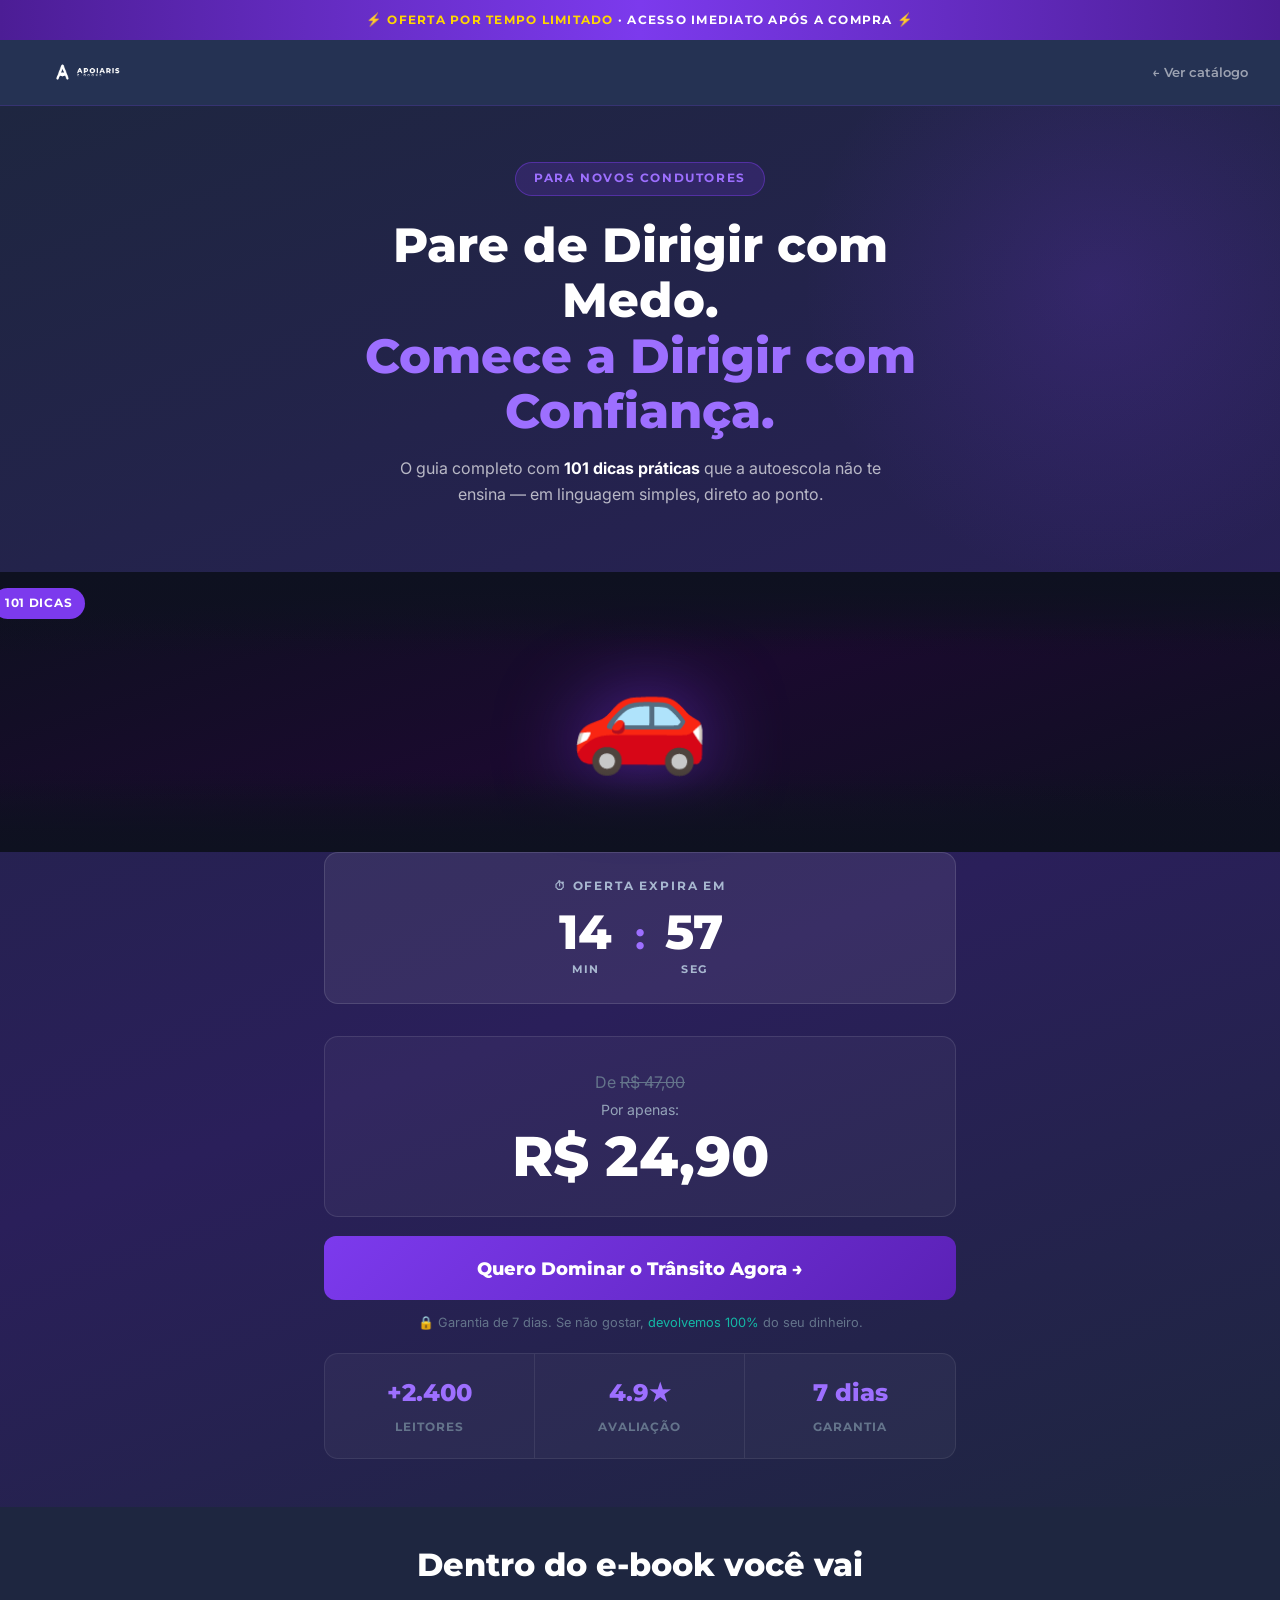
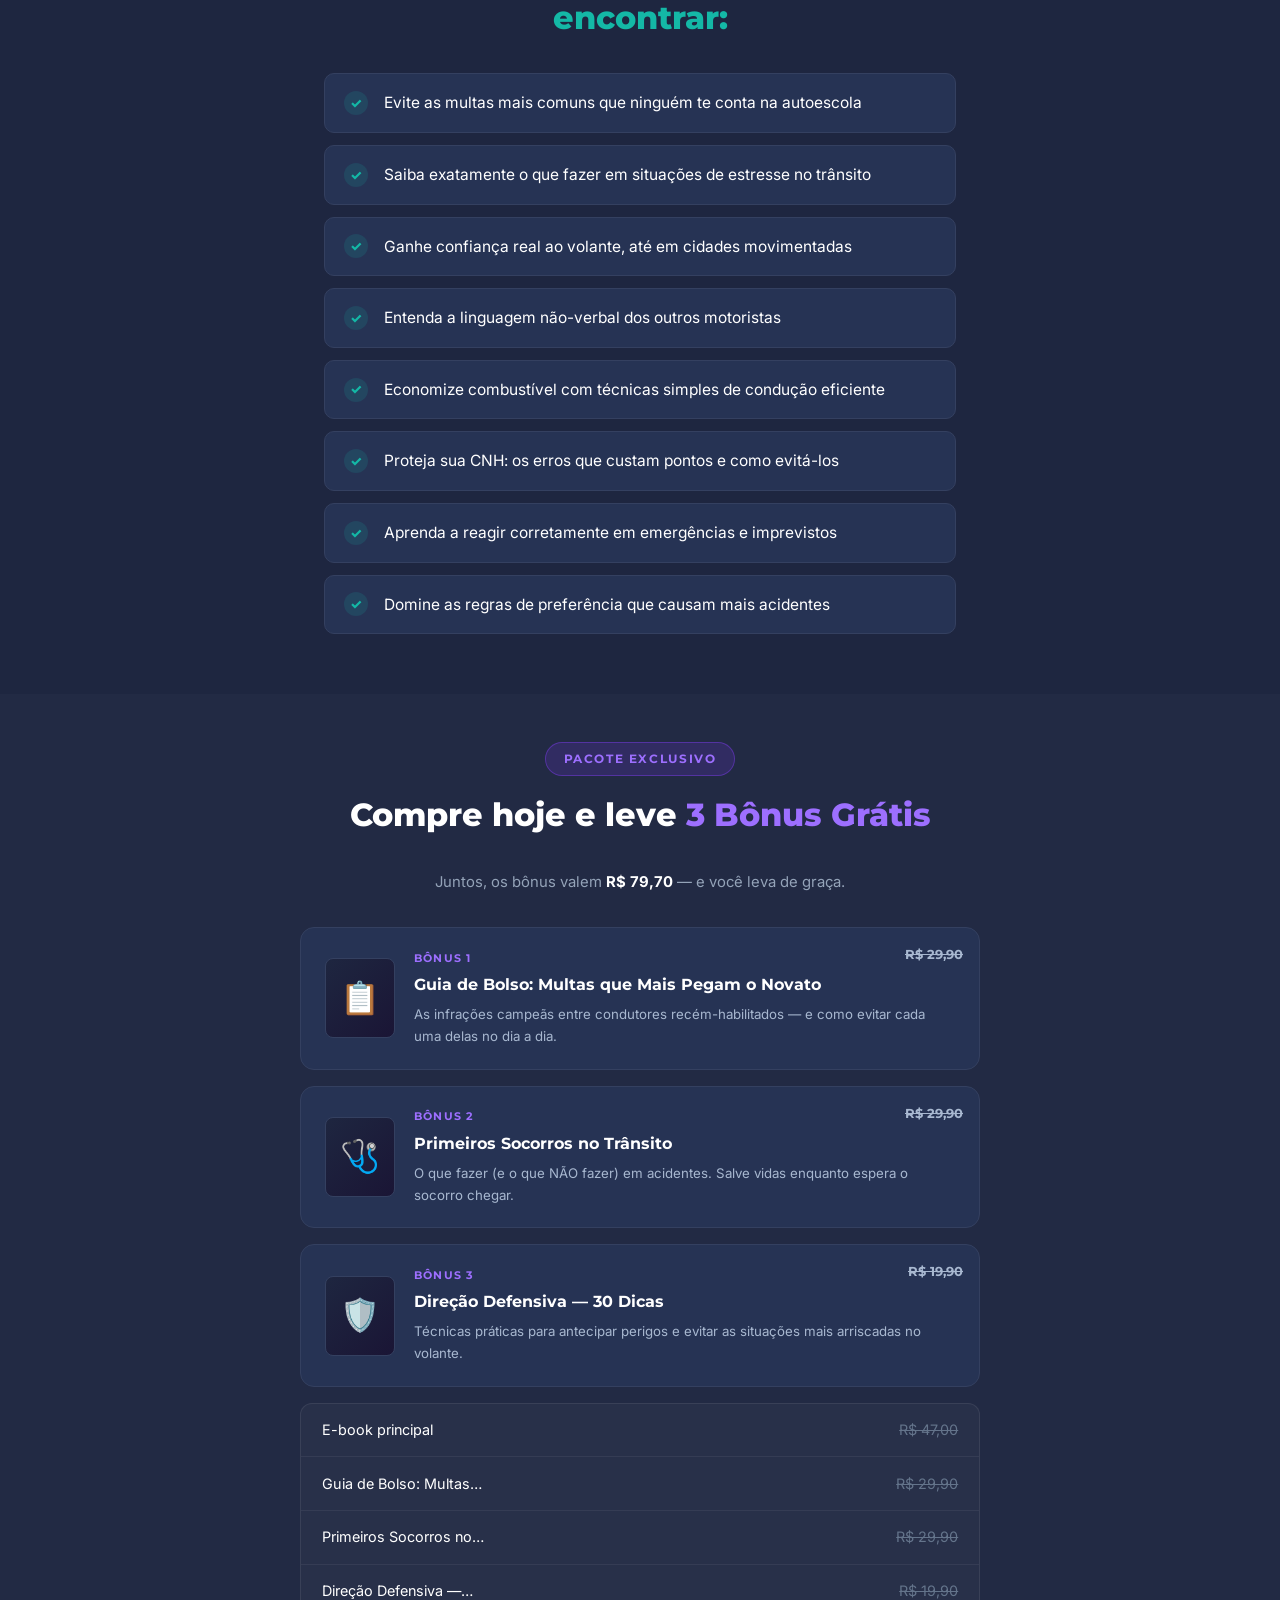
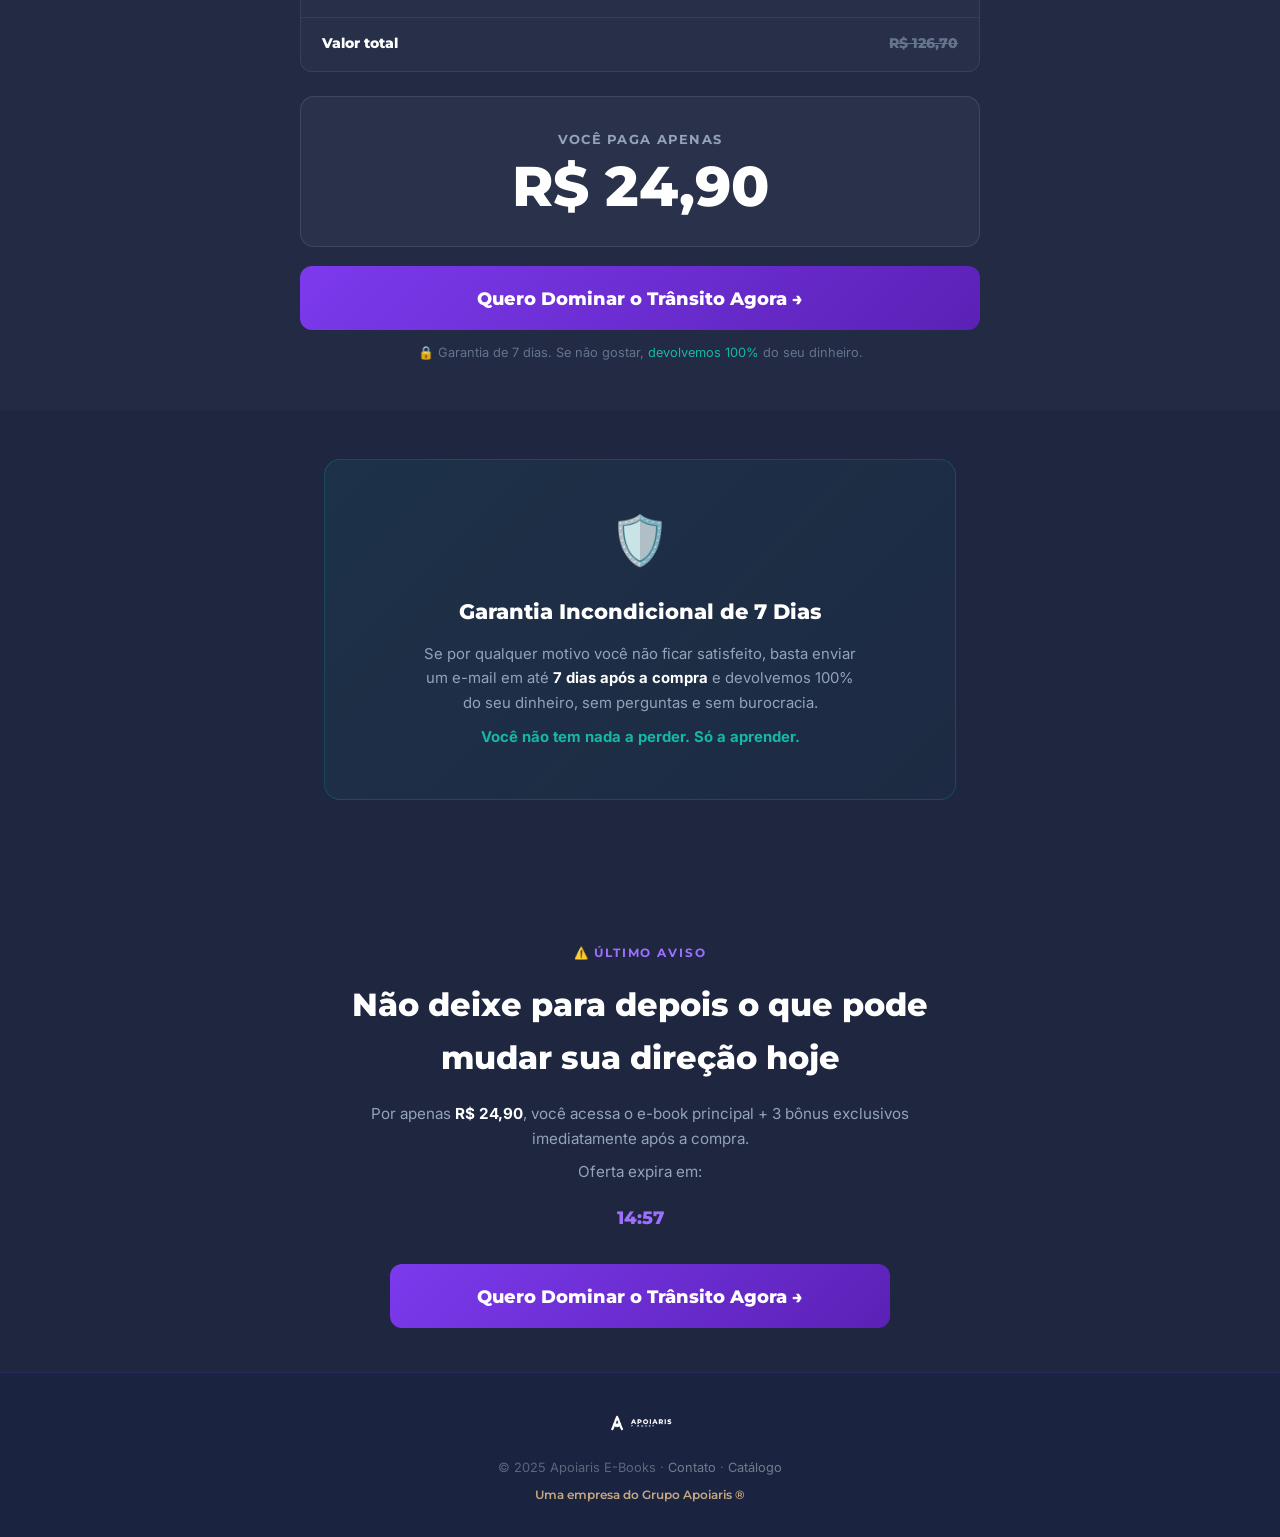
<file: catalogo/transitosemmedo.html>
<!DOCTYPE html>
<html lang="pt-BR">
<head>
  <meta charset="UTF-8" />
  <meta name="viewport" content="width=device-width, initial-scale=1.0"/>
  <meta name="description" content="101 Dicas de Sobrevivência no Trânsito — Pare de dirigir com medo. Comece a dirigir com confiança."/>
  <title>101 Dicas de Sobrevivência no Trânsito — Apoiaris E-Books</title>
  <link rel="stylesheet" href="../css/style.css" />
  <link rel="preconnect" href="https://fonts.googleapis.com">
  <link href="https://fonts.googleapis.com/css2?family=Montserrat:wght@400;600;700;800&family=Inter:wght@400;500;600;700&display=swap" rel="stylesheet">
  <style>
    /* ── estilos específicos da landing page ── */
    body { background: #1E2640; }

    .lp-hero {
      background: linear-gradient(160deg, #1E2640 0%, #2a1f5a 60%, #1E2640 100%);
      padding: 0;
      position: relative;
      overflow: hidden;
    }

    .lp-hero::before {
      content: '';
      position: absolute;
      top: -120px; right: -120px;
      width: 600px; height: 600px;
      background: radial-gradient(circle, rgba(124,58,237,0.18) 0%, transparent 70%);
      pointer-events: none;
    }

    .lp-top-bar {
      background: linear-gradient(90deg, #4c1d95, #7C3AED, #4c1d95);
      text-align: center;
      padding: 0.6rem 1rem;
      font-size: 0.78rem;
      font-weight: 700;
      font-family: 'Montserrat', sans-serif;
      letter-spacing: 0.1em;
      color: #fff;
    }

    .lp-top-bar span { color: #FFD700; }

    .lp-hero-inner {
      max-width: 680px;
      margin: 0 auto;
      padding: 3.5rem 1.5rem 2rem;
      text-align: center;
      position: relative;
    }

    .lp-badge {
      display: inline-block;
      background: rgba(124,58,237,0.18);
      border: 1px solid rgba(124,58,237,0.45);
      color: #9D6FFF;
      font-size: 0.72rem;
      font-weight: 700;
      font-family: 'Montserrat', sans-serif;
      letter-spacing: 0.14em;
      text-transform: uppercase;
      padding: 0.4rem 1.1rem;
      border-radius: 100px;
      margin-bottom: 1.4rem;
    }

    .lp-hero-inner h1 {
      font-size: clamp(1.9rem, 5vw, 3rem);
      font-weight: 800;
      font-family: 'Montserrat', sans-serif;
      line-height: 1.15;
      margin-bottom: 1rem;
      color: #fff;
    }

    .lp-hero-inner h1 em {
      color: #9D6FFF;
      font-style: normal;
    }

    .lp-hero-inner .sub {
      font-size: 1rem;
      color: rgba(255,255,255,0.68);
      max-width: 500px;
      margin: 0 auto 2rem;
    }

    .lp-hero-inner .sub strong { color: #fff; }

    .lp-car-img {
      position: relative;
      margin: 0 -1.5rem;
    }

    .lp-car-img img {
      width: 100%;
      max-height: 340px;
      object-fit: cover;
      display: block;
    }

    /* overlay escuro nas bordas da foto */
    .lp-car-img::before {
      content: '';
      position: absolute;
      inset: 0;
      background: linear-gradient(to bottom, #0e1120 0%, transparent 25%, transparent 75%, #0e1120 100%);
      z-index: 1;
    }

    .car-badge {
      position: absolute;
      top: 1rem; left: 1rem;
      z-index: 2;
      background: #7C3AED;
      color: #fff;
      font-size: 0.75rem;
      font-weight: 700;
      font-family: 'Montserrat', sans-serif;
      padding: 0.35rem 0.8rem;
      border-radius: 100px;
      letter-spacing: 0.06em;
    }

    /* ── Countdown ── */
    .lp-countdown {
      background: rgba(255,255,255,0.07);
      border: 1px solid rgba(255,255,255,0.12);
      border-radius: 14px;
      padding: 1.5rem;
      text-align: center;
      max-width: 680px;
      margin: 0 auto 2rem;
    }

    /* ── Seção geral da LP ── */
    .lp-section {
      max-width: 680px;
      margin: 0 auto;
      padding: 3rem 1.5rem;
    }

    .lp-section h2 {
      font-size: clamp(1.4rem, 3.5vw, 2rem);
      font-weight: 800;
      font-family: 'Montserrat', sans-serif;
      text-align: center;
      margin-bottom: 1.8rem;
      color: #fff;
    }

    .lp-section h2 span { color: #9D6FFF; }
    .lp-section h2 em   { color: #14B8A6; font-style: normal; }

    /* ── Preço ── */
    .lp-price-box {
      background: rgba(255,255,255,0.04);
      border: 1px solid rgba(255,255,255,0.10);
      border-radius: 14px;
      padding: 2rem;
      text-align: center;
      margin-bottom: 1.2rem;
    }

    .lp-price-de {
      font-size: 1rem;
      color: #64748B;
      margin-bottom: 0.2rem;
    }

    .lp-price-de s { color: #64748B; }

    .lp-price-label {
      font-size: 0.88rem;
      color: #94A3B8;
      margin-bottom: 0.4rem;
    }

    .lp-price-value {
      font-size: 3.5rem;
      font-weight: 800;
      font-family: 'Montserrat', sans-serif;
      color: #fff;
      line-height: 1;
    }

    /* ── Botão CTA principal ── */
    .btn-cta-main {
      display: block;
      width: 100%;
      background: linear-gradient(135deg, #7C3AED, #5B21B6);
      color: #fff;
      padding: 1.1rem 2rem;
      border-radius: 12px;
      font-weight: 800;
      font-size: 1.1rem;
      font-family: 'Montserrat', sans-serif;
      text-align: center;
      transition: box-shadow 0.2s, transform 0.15s;
      animation: glow-pulse 2s ease-in-out infinite;
      margin-bottom: 0.75rem;
    }

    .btn-cta-main:hover {
      transform: translateY(-2px);
      box-shadow: 0 0 50px rgba(124,58,237,0.65) !important;
    }

    .garantia-txt {
      font-size: 0.8rem;
      color: #64748B;
      text-align: center;
    }

    .garantia-txt span { color: #14B8A6; }

    /* ── Stats mini ── */
    .lp-stats {
      display: grid;
      grid-template-columns: repeat(3, 1fr);
      gap: 0;
      background: rgba(255,255,255,0.04);
      border: 1px solid rgba(255,255,255,0.08);
      border-radius: 14px;
      overflow: hidden;
      margin-top: 1.2rem;
    }

    .lp-stat {
      text-align: center;
      padding: 1.2rem 0.5rem;
      border-right: 1px solid rgba(255,255,255,0.08);
    }

    .lp-stat:last-child { border-right: none; }

    .lp-stat strong {
      display: block;
      font-size: 1.5rem;
      font-weight: 800;
      font-family: 'Montserrat', sans-serif;
      color: #9D6FFF;
    }

    .lp-stat span { font-size: 0.72rem; color: #64748B; text-transform: uppercase; letter-spacing: 0.08em; font-family: 'Montserrat', sans-serif; font-weight: 700; }

    /* ── Tabela de valor ── */
    .valor-table {
      background: rgba(255,255,255,0.03);
      border: 1px solid rgba(255,255,255,0.08);
      border-radius: 12px;
      overflow: hidden;
      margin-bottom: 1.5rem;
    }

    .valor-row {
      display: flex;
      justify-content: space-between;
      padding: 0.9rem 1.3rem;
      border-bottom: 1px solid rgba(255,255,255,0.06);
      font-size: 0.9rem;
    }

    .valor-row:last-child { border-bottom: none; }
    .valor-row span:last-child { color: #64748B; text-decoration: line-through; }
    .valor-row.total { font-weight: 800; font-family: 'Montserrat', sans-serif; }
    .valor-row.total span:last-child { text-decoration: none; color: #94A3B8; }

    /* ── Garantia box da LP ── */
    .lp-garantia {
      background: linear-gradient(135deg, rgba(20,184,166,0.08), rgba(20,184,166,0.03));
      border: 1px solid rgba(20,184,166,0.22);
      border-radius: 16px;
      padding: 2.5rem 2rem;
      text-align: center;
      margin: 0 0 2rem;
    }

    .lp-garantia h3 {
      font-size: 1.3rem;
      font-weight: 800;
      font-family: 'Montserrat', sans-serif;
      margin-bottom: 0.75rem;
      color: #fff;
    }

    .lp-garantia p { color: #94A3B8; font-size: 0.93rem; max-width: 440px; margin: 0 auto 0.6rem; }
    .lp-garantia .hl { color: #14B8A6; font-weight: 700; }

    /* ── Último aviso ── */
    .lp-ultimo {
      text-align: center;
      padding: 3rem 1.5rem 1rem;
    }

    .lp-ultimo .label {
      font-size: 0.72rem;
      font-weight: 700;
      font-family: 'Montserrat', sans-serif;
      letter-spacing: 0.16em;
      text-transform: uppercase;
      color: #9D6FFF;
      margin-bottom: 1rem;
    }

    .lp-ultimo h2 {
      font-size: clamp(1.4rem, 4vw, 2rem);
      font-weight: 800;
      font-family: 'Montserrat', sans-serif;
      color: #fff;
      margin-bottom: 1rem;
    }

    .lp-ultimo p { color: #94A3B8; font-size: 0.95rem; margin-bottom: 0.5rem; }
    .lp-ultimo p strong { color: #fff; }

    .timer-inline {
      font-size: 1.1rem;
      font-weight: 800;
      font-family: 'Montserrat', sans-serif;
      color: #9D6FFF;
      margin-bottom: 2rem;
      display: block;
    }

    /* ── Sticky CTA mobile ── */
    .sticky-cta {
      position: fixed;
      bottom: 0; left: 0; right: 0;
      background: linear-gradient(135deg, #7C3AED, #5B21B6);
      padding: 1rem 1.5rem;
      text-align: center;
      z-index: 300;
      box-shadow: 0 -4px 24px rgba(124,58,237,0.45);
      display: none;
    }

    .sticky-cta a {
      color: #fff;
      font-weight: 800;
      font-family: 'Montserrat', sans-serif;
      font-size: 1.05rem;
    }

    @media (max-width: 640px) {
      .sticky-cta { display: block; }
      body { padding-bottom: 70px; }
      .lp-price-value { font-size: 2.8rem; }
    }

    /* sem navbar nesta página — é landing page pura */
    .lp-mini-nav {
      background: rgba(38,51,84,0.97);
      backdrop-filter: blur(10px);
      border-bottom: 1px solid rgba(124,58,237,0.20);
      padding: 0.85rem 2rem;
      display: flex;
      align-items: center;
      justify-content: space-between;
      position: sticky;
      top: 0;
      z-index: 200;
    }

    /* Logo sempre branca na navbar escura */
    .lp-mini-nav img {
      height: 38px;
      filter: brightness(0) invert(1);
    }

    .lp-mini-nav a.back {
      font-size: 0.82rem;
      color: rgba(255,255,255,0.55);
      font-family: 'Montserrat', sans-serif;
      font-weight: 600;
      transition: color 0.2s;
    }

    .lp-mini-nav a.back:hover { color: var(--teal); }
  </style>
  <!-- Meta Pixel -->
  <script>
  !function(f,b,e,v,n,t,s){if(f.fbq)return;n=f.fbq=function(){n.callMethod?
  n.callMethod.apply(n,arguments):n.queue.push(arguments)};
  if(!f._fbq)f._fbq=n;n.push=n;n.loaded=!0;n.version="2.0";
  n.queue=[];t=b.createElement(e);t.async=!0;
  t.src=v;s=b.getElementsByTagName(e)[0];
  s.parentNode.insertBefore(t,s)}(window,document,"script",
  "https://connect.facebook.net/en_US/fbevents.js");
  fbq("init","1538312574315932");
  fbq("track","PageView");
  fbq("track","ViewContent",{content_name:"101 Dicas Transito",content_ids:["transito-101"],content_type:"product"});
  </script>
  <noscript><img height="1" width="1" style="display:none"
  src="https://www.facebook.com/tr?id=1538312574315932&ev=PageView&noscript=1"/></noscript>
  <!-- Fim Meta Pixel -->

  <style>
    /* Variáveis Apoiaris para compatibilidade */
    :root {
      --navy: #1E2640;
      --navy-deep: #1E2640;
      --navy-card: #263354;
      --navy-light: #2e3d66;
      --teal: #14B8A6;
      --teal-glow: rgba(20,184,166,0.25);
      --purple: #7C3AED;
      --purple-light: #9D6FFF;
      --purple-glow: rgba(124,58,237,0.30);
      --gold: #C5A880;
      --white: #ffffff;
      --gray: #A8B8D0;
      --light: #344060;
    }
    body { background: #1E2640; color: #fff; }
  </style>
</head>
<body>

  <!-- BARRA TOPO -->
  <div class="lp-top-bar">
    ⚡ <span>OFERTA POR TEMPO LIMITADO</span> · ACESSO IMEDIATO APÓS A COMPRA ⚡
  </div>

  <!-- MINI NAVBAR -->
  <nav class="lp-mini-nav">
    <a href="../index.html">
      <img src="../assets/logos/logo-horizontal-transparente.png" alt="Apoiaris E-Books" />
    </a>
    <a href="../catalogo.html" class="back">← Ver catálogo</a>
  </nav>

  <!-- ======= HERO ======= -->
  <section class="lp-hero">
    <div class="lp-hero-inner">
      <div class="lp-badge">Para Novos Condutores</div>

      <h1>
        Pare de Dirigir com Medo.<br>
        <em>Comece a Dirigir com Confiança.</em>
      </h1>

      <p class="sub">
        O guia completo com <strong>101 dicas práticas</strong> que a autoescola não te ensina
        — em linguagem simples, direto ao ponto.
      </p>
    </div>

    <!-- FOTO DO CARRO -->
    <div class="lp-car-img">
      <div class="car-badge">101 DICAS</div>
      <!-- Placeholder visual enquanto não tem foto real -->
      <div style="background:linear-gradient(160deg,#0e1120 0%,#1a0a2e 50%,#0e1120 100%); height:280px; display:flex; align-items:center; justify-content:center; position:relative;">
        <span style="font-size:7rem; filter:drop-shadow(0 0 40px rgba(124,58,237,0.6));">🚗</span>
        <div style="position:absolute; inset:0; background:linear-gradient(to bottom, #0e1120 0%, transparent 30%, transparent 70%, #0e1120 100%);"></div>
      </div>
    </div>

    <!-- CRONÔMETRO HERO -->
    <div style="max-width:680px; margin:0 auto; padding:0 1.5rem 3rem;">
      <div class="lp-countdown">
        <div class="countdown-label">⏱ Oferta expira em</div>
        <div class="countdown-digits">
          <div class="countdown-unit">
            <span class="countdown-num" id="heroMin">14</span>
            <div class="countdown-sub">min</div>
          </div>
          <span class="countdown-sep">:</span>
          <div class="countdown-unit">
            <span class="countdown-num" id="heroSec">59</span>
            <div class="countdown-sub">seg</div>
          </div>
        </div>
      </div>

      <!-- PREÇO + CTA -->
      <div class="lp-price-box">
        <p class="lp-price-de">De <s>R$ 47,00</s></p>
        <p class="lp-price-label">Por apenas:</p>
        <p class="lp-price-value">R$ 24,90</p>
      </div>

      <a href="https://pay.kiwify.com.br/pmF61qo" onclick="fbq('track','InitiateCheckout',{content_name:'101 Dicas Transito',value:24.90,currency:'BRL'})" target="_blank" class="btn-cta-main btn-pulse">
        Quero Dominar o Trânsito Agora →
      </a>
      <p class="garantia-txt">🔒 Garantia de 7 dias. Se não gostar, <span>devolvemos 100%</span> do seu dinheiro.</p>

      <!-- STATS -->
      <div class="lp-stats">
        <div class="lp-stat"><strong>+2.400</strong><span>Leitores</span></div>
        <div class="lp-stat"><strong>4.9★</strong><span>Avaliação</span></div>
        <div class="lp-stat"><strong>7 dias</strong><span>Garantia</span></div>
      </div>
    </div>
  </section>

  <!-- ======= O QUE VOCÊ VAI ENCONTRAR ======= -->
  <section class="lp-section" style="padding-top:2rem;">
    <h2>Dentro do e-book você vai<br><em>encontrar:</em></h2>

    <ul class="checklist">
      <li>Evite as multas mais comuns que ninguém te conta na autoescola</li>
      <li>Saiba exatamente o que fazer em situações de estresse no trânsito</li>
      <li>Ganhe confiança real ao volante, até em cidades movimentadas</li>
      <li>Entenda a linguagem não-verbal dos outros motoristas</li>
      <li>Economize combustível com técnicas simples de condução eficiente</li>
      <li>Proteja sua CNH: os erros que custam pontos e como evitá-los</li>
      <li>Aprenda a reagir corretamente em emergências e imprevistos</li>
      <li>Domine as regras de preferência que causam mais acidentes</li>
    </ul>
  </section>

  <!-- ======= 3 BÔNUS ======= -->
  <section class="lp-section" style="background:rgba(255,255,255,0.02); border-radius:0; padding-top:3rem; padding-bottom:3rem; margin:0; max-width:100%;">
    <div style="max-width:680px; margin:0 auto;">
      <div style="text-align:center; margin-bottom:2rem;">
        <div class="lp-badge" style="margin-bottom:0.8rem;">Pacote Exclusivo</div>
        <h2 style="text-align:center;">Compre hoje e leve <span>3 Bônus Grátis</span></h2>
        <p style="color:#94A3B8; font-size:0.93rem; margin-top:0.5rem;">Juntos, os bônus valem <strong style="color:#fff;">R$ 79,70</strong> — e você leva de graça.</p>
      </div>

      <div class="bonus-card">
        <div class="bonus-price-tag">R$ 29,90</div>
        <div class="bonus-cover">📋</div>
        <div>
          <div class="bonus-label">Bônus 1</div>
          <h4>Guia de Bolso: Multas que Mais Pegam o Novato</h4>
          <p>As infrações campeãs entre condutores recém-habilitados — e como evitar cada uma delas no dia a dia.</p>
        </div>
      </div>

      <div class="bonus-card">
        <div class="bonus-price-tag">R$ 29,90</div>
        <div class="bonus-cover">🩺</div>
        <div>
          <div class="bonus-label">Bônus 2</div>
          <h4>Primeiros Socorros no Trânsito</h4>
          <p>O que fazer (e o que NÃO fazer) em acidentes. Salve vidas enquanto espera o socorro chegar.</p>
        </div>
      </div>

      <div class="bonus-card">
        <div class="bonus-price-tag">R$ 19,90</div>
        <div class="bonus-cover">🛡️</div>
        <div>
          <div class="bonus-label">Bônus 3</div>
          <h4>Direção Defensiva — 30 Dicas</h4>
          <p>Técnicas práticas para antecipar perigos e evitar as situações mais arriscadas no volante.</p>
        </div>
      </div>

      <!-- TABELA DE VALOR -->
      <div class="valor-table">
        <div class="valor-row"><span>E-book principal</span><span>R$ 47,00</span></div>
        <div class="valor-row"><span>Guia de Bolso: Multas…</span><span>R$ 29,90</span></div>
        <div class="valor-row"><span>Primeiros Socorros no…</span><span>R$ 29,90</span></div>
        <div class="valor-row"><span>Direção Defensiva —…</span><span>R$ 19,90</span></div>
        <div class="valor-row total">
          <span>Valor total</span>
          <span style="text-decoration:line-through; color:#64748B;">R$ 126,70</span>
        </div>
      </div>

      <div class="lp-price-box" style="margin-bottom:1.2rem;">
        <p style="font-size:0.8rem; font-weight:700; font-family:'Montserrat',sans-serif; letter-spacing:0.1em; text-transform:uppercase; color:#94A3B8; margin-bottom:0.5rem;">Você paga apenas</p>
        <p class="lp-price-value">R$ 24,90</p>
      </div>

      <a href="https://pay.kiwify.com.br/pmF61qo" onclick="fbq('track','InitiateCheckout',{content_name:'101 Dicas Transito',value:24.90,currency:'BRL'})" target="_blank" class="btn-cta-main btn-pulse">
        Quero Dominar o Trânsito Agora →
      </a>
      <p class="garantia-txt">🔒 Garantia de 7 dias. Se não gostar, <span>devolvemos 100%</span> do seu dinheiro.</p>
    </div>
  </section>

  <!-- ======= GARANTIA ======= -->
  <section class="lp-section">
    <div class="lp-garantia">
      <div style="font-size:3rem; margin-bottom:1rem;">🛡️</div>
      <h3>Garantia Incondicional de 7 Dias</h3>
      <p>Se por qualquer motivo você não ficar satisfeito, basta enviar um e-mail em até <strong style="color:#fff;">7 dias após a compra</strong> e devolvemos 100% do seu dinheiro, sem perguntas e sem burocracia.</p>
      <p class="hl">Você não tem nada a perder. Só a aprender.</p>
    </div>
  </section>

  <!-- ======= ÚLTIMO AVISO ======= -->
  <section class="lp-section" style="padding-top:1rem; padding-bottom:1rem;">
    <div class="lp-ultimo">
      <div class="label">⚠️ Último Aviso</div>
      <h2>Não deixe para depois o que pode<br>mudar sua direção hoje</h2>
      <p>Por apenas <strong>R$ 24,90</strong>, você acessa o e-book principal + 3 bônus exclusivos imediatamente após a compra.</p>
      <p style="margin-bottom:1.2rem;">Oferta expira em:</p>
      <span class="timer-inline" id="finalTimer">14:59</span>

      <a href="https://pay.kiwify.com.br/pmF61qo" onclick="fbq('track','InitiateCheckout',{content_name:'101 Dicas Transito',value:24.90,currency:'BRL'})" target="_blank" class="btn-cta-main btn-pulse" style="max-width:500px; margin-left:auto; margin-right:auto; display:block;">
        Quero Dominar o Trânsito Agora →
      </a>
    </div>
  </section>

  <!-- ======= FOOTER SIMPLES ======= -->
  <footer style="background:#1a2340; border-top:1px solid rgba(124,58,237,0.15); padding:2rem; text-align:center;">
    <img src="../assets/logos/logo-horizontal-transparente.png" alt="Apoiaris" style="height:36px; margin:0 auto 1rem; filter:brightness(0) invert(1);" />
    <p style="color:rgba(255,255,255,0.30); font-size:0.8rem;">
      © 2025 Apoiaris E-Books · 
      <a href="../contato.html" style="color:rgba(255,255,255,0.40);">Contato</a> · 
      <a href="../catalogo.html" style="color:rgba(255,255,255,0.40);">Catálogo</a>
    </p>
    <p style="color:#C5A880; font-size:0.78rem; font-weight:600; margin-top:0.4rem; font-family:'Montserrat',sans-serif;">Uma empresa do Grupo Apoiaris ®</p>
  </footer>

  <!-- STICKY CTA MOBILE -->
  <div class="sticky-cta">
    <a href="https://pay.kiwify.com.br/pmF61qo" onclick="fbq('track','InitiateCheckout',{content_name:'101 Dicas Transito',value:24.90,currency:'BRL'})" target="_blank">Quero Dominar o Trânsito Agora →</a>
  </div>

  <script>
    // ── CRONÔMETRO (15 minutos, reinicia ao acabar) ──
    const DURATION = 15 * 60; // 15 minutos em segundos

    function getOrInitTimer() {
      const key = 'apoiaris_lp_end';
      let end = parseInt(sessionStorage.getItem(key) || '0');
      if (!end || end < Date.now()) {
        end = Date.now() + DURATION * 1000;
        sessionStorage.setItem(key, end);
      }
      return end;
    }

    function formatTime(seconds) {
      const m = Math.floor(seconds / 60);
      const s = seconds % 60;
      return { m: String(m).padStart(2,'0'), s: String(s).padStart(2,'0') };
    }

    function updateTimers() {
      const remaining = Math.max(0, Math.floor((getOrInitTimer() - Date.now()) / 1000));
      const { m, s } = formatTime(remaining);

      const heroMin = document.getElementById('heroMin');
      const heroSec = document.getElementById('heroSec');
      const finalT  = document.getElementById('finalTimer');

      if (heroMin) heroMin.textContent = m;
      if (heroSec) heroSec.textContent = s;
      if (finalT)  finalT.textContent  = `${m}:${s}`;

      if (remaining <= 0) {
        sessionStorage.removeItem('apoiaris_lp_end');
      }
    }

    updateTimers();
    setInterval(updateTimers, 1000);
  </script>
</body>
</html>
</file>
<file: assets/css/noscript.css>
/*
	Hyperspace by HTML5 UP
	html5up.net | @ajlkn
	Free for personal and commercial use under the CCA 3.0 license (html5up.net/license)
*/

/* Spotlights */

	.spotlights > section > .image:before {
		opacity: 0 !important;
	}

	.spotlights > section > .content > .inner {
		-moz-transform: none !important;
		-webkit-transform: none !important;
		-ms-transform: none !important;
		transform: none !important;
		opacity: 1 !important;
	}

/* Wrapper */

	.wrapper > .inner {
		opacity: 1 !important;
		-moz-transform: none !important;
		-webkit-transform: none !important;
		-ms-transform: none !important;
		transform: none !important;
	}

/* Sidebar */

	#sidebar > .inner {
		opacity: 1 !important;
	}

	#sidebar nav > ul > li {
		-moz-transform: none !important;
		-webkit-transform: none !important;
		-ms-transform: none !important;
		transform: none !important;
		opacity: 1 !important;
	}
</file>
<file: css/style.css>
/* ============================================================
   APOIARIS DIGITAL — CSS Global v4
   Visual: Dark Premium CLAREADO — fundo #1E2640 (não preto)
   Azul Profundo #1E2640 | Verde Digital #14B8A6
   Roxo Vibrante #7C3AED | Ouro Neutro #C5A880
   Tipografia: Montserrat (títulos) + Inter (corpo)
   ============================================================ */

/* ---------- RESET ---------- */
*, *::before, *::after { box-sizing: border-box; margin: 0; padding: 0; }

:root {
  --navy:        #1E2640;
  --navy-deep:   #1E2640;   /* era #131929 (preto) → agora azul profundo */
  --navy-card:   #263354;   /* era #1a2235 → mais claro */
  --navy-light:  #2e3d66;   /* novo: cards e seções alternadas */
  --teal:        #14B8A6;
  --teal-glow:   rgba(20,184,166,0.25);
  --purple:      #7C3AED;
  --purple-light:#9D6FFF;
  --purple-glow: rgba(124,58,237,0.30);
  --gold:        #C5A880;
  --white:       #ffffff;
  --offwhite:    #F0F4FF;
  --gray:        #A8B8D0;   /* era #94A3B8 → mais claro e legível */
  --light:       #344060;   /* bordas — era #2a3550 */
  --card-bg:     #263354;
  --shadow:      0 4px 24px rgba(0,0,0,0.25);
  --shadow-glow: 0 0 30px rgba(124,58,237,0.20);
}

html { scroll-behavior: smooth; }

body {
  font-family: 'Inter', Arial, sans-serif;
  color: var(--white);
  background: var(--navy-deep);
  line-height: 1.65;
}

h1, h2, h3, h4, h5, h6 {
  font-family: 'Montserrat', 'Helvetica Neue', Arial, sans-serif;
  font-weight: 700;
}

a { text-decoration: none; color: inherit; }
img { max-width: 100%; display: block; }

/* ---------- BARRA TOPO (urgência) ---------- */
.top-bar {
  background: linear-gradient(90deg, var(--purple) 0%, #5B21B6 100%);
  text-align: center;
  padding: 0.55rem 1rem;
  font-size: 0.78rem;
  font-weight: 700;
  font-family: 'Montserrat', sans-serif;
  letter-spacing: 0.1em;
  color: var(--white);
}

.top-bar span { color: #FFD700; margin: 0 0.5rem; }

/* ---------- NAVBAR ---------- */
.navbar {
  display: flex;
  align-items: center;
  justify-content: space-between;
  padding: 0.9rem 2.5rem;
  background: rgba(38,51,84,0.97);
  backdrop-filter: blur(12px);
  border-bottom: 1px solid rgba(124,58,237,0.30);
  position: sticky;
  top: 0;
  z-index: 200;
  box-shadow: 0 2px 20px rgba(0,0,0,0.25);
}

/* Logo sempre branca/visível em qualquer fundo escuro */
.navbar-logo img {
  height: 56px;
  width: auto;
  filter: brightness(0) invert(1);
}

.nav-links {
  list-style: none;
  display: flex;
  gap: 2.2rem;
  align-items: center;
}

.nav-links a {
  color: rgba(255,255,255,0.75);
  font-size: 0.9rem;
  font-weight: 600;
  font-family: 'Montserrat', sans-serif;
  letter-spacing: 0.03em;
  transition: color 0.2s;
  position: relative;
  padding-bottom: 2px;
}

.nav-links a::after {
  content: '';
  position: absolute;
  bottom: -2px; left: 0;
  width: 0; height: 2px;
  background: var(--teal);
  transition: width 0.25s;
}

.nav-links a:hover,
.nav-links a.active { color: var(--teal); }
.nav-links a:hover::after,
.nav-links a.active::after { width: 100%; }

.nav-cta {
  background: linear-gradient(135deg, var(--purple), #5B21B6) !important;
  color: var(--white) !important;
  padding: 0.45rem 1.2rem;
  border-radius: 6px;
  font-weight: 700 !important;
  box-shadow: 0 0 16px var(--purple-glow);
  transition: box-shadow 0.2s, transform 0.15s !important;
}

.nav-cta:hover {
  box-shadow: 0 0 28px var(--purple-glow) !important;
  transform: translateY(-1px);
}

.nav-cta::after { display: none !important; }

.menu-toggle {
  display: none;
  background: none;
  border: none;
  color: var(--white);
  font-size: 1.6rem;
  cursor: pointer;
}

/* ---------- HERO ---------- */
.hero {
  background: linear-gradient(160deg, #1E2640 0%, #2a1f5a 50%, #1E2640 100%);
  color: var(--white);
  padding: 7rem 2rem 6rem;
  text-align: center;
  position: relative;
  overflow: hidden;
}

.hero::before {
  content: '';
  position: absolute;
  top: -100px; right: -100px;
  width: 500px; height: 500px;
  background: radial-gradient(circle, var(--purple-glow) 0%, transparent 70%);
  pointer-events: none;
}

.hero::after {
  content: '';
  position: absolute;
  bottom: -80px; left: -60px;
  width: 380px; height: 380px;
  background: radial-gradient(circle, var(--teal-glow) 0%, transparent 70%);
  pointer-events: none;
}

.hero-badge {
  display: inline-block;
  background: rgba(124,58,237,0.20);
  border: 1px solid rgba(124,58,237,0.50);
  color: var(--purple-light);
  font-size: 0.75rem;
  font-weight: 700;
  font-family: 'Montserrat', sans-serif;
  letter-spacing: 0.14em;
  text-transform: uppercase;
  padding: 0.4rem 1.1rem;
  border-radius: 100px;
  margin-bottom: 1.4rem;
}

.hero h1 {
  font-size: clamp(2rem, 5vw, 3.2rem);
  font-weight: 800;
  line-height: 1.15;
  margin-bottom: 1.2rem;
  max-width: 700px;
  margin-left: auto;
  margin-right: auto;
}

.hero h1 span { color: var(--teal); }
.hero h1 em   { color: var(--purple-light); font-style: normal; }

.hero p {
  font-size: 1.05rem;
  color: rgba(255,255,255,0.68);
  max-width: 520px;
  margin: 0 auto 2.2rem;
}

.hero-buttons {
  display: flex;
  gap: 1rem;
  justify-content: center;
  flex-wrap: wrap;
}

/* ---------- BOTÕES ---------- */
.btn-primary {
  background: linear-gradient(135deg, var(--purple) 0%, #5B21B6 100%);
  color: var(--white);
  padding: 0.95rem 2.2rem;
  border-radius: 10px;
  font-weight: 700;
  font-size: 1rem;
  font-family: 'Montserrat', sans-serif;
  transition: box-shadow 0.2s, transform 0.15s;
  display: inline-block;
  box-shadow: 0 0 20px var(--purple-glow);
}

.btn-primary:hover {
  box-shadow: 0 0 36px rgba(124,58,237,0.50);
  transform: translateY(-2px);
}

.btn-teal {
  background: linear-gradient(135deg, var(--teal) 0%, #0e9d8d 100%);
  color: var(--white);
  padding: 0.95rem 2.2rem;
  border-radius: 10px;
  font-weight: 700;
  font-size: 1rem;
  font-family: 'Montserrat', sans-serif;
  transition: box-shadow 0.2s, transform 0.15s;
  display: inline-block;
  box-shadow: 0 0 20px var(--teal-glow);
}

.btn-teal:hover {
  box-shadow: 0 0 36px rgba(20,184,166,0.45);
  transform: translateY(-2px);
}

.btn-outline {
  background: transparent;
  color: var(--white);
  border: 2px solid rgba(255,255,255,0.25);
  padding: 0.93rem 2rem;
  border-radius: 10px;
  font-weight: 600;
  font-size: 0.97rem;
  font-family: 'Montserrat', sans-serif;
  transition: border-color 0.2s, color 0.2s;
  display: inline-block;
}

.btn-outline:hover { border-color: var(--teal); color: var(--teal); }

/* ---------- SEÇÕES ---------- */
.section {
  padding: 5rem 2rem;
  max-width: 1100px;
  margin: 0 auto;
}

.section-label {
  color: var(--teal);
  font-size: 0.75rem;
  font-weight: 700;
  font-family: 'Montserrat', sans-serif;
  letter-spacing: 0.18em;
  text-transform: uppercase;
  margin-bottom: 0.6rem;
  text-align: center;
}

.section-title {
  font-size: clamp(1.5rem, 3vw, 2rem);
  font-weight: 800;
  text-align: center;
  margin-bottom: 0.75rem;
  color: var(--white);
  font-family: 'Montserrat', sans-serif;
}

.section-title span { color: var(--purple-light); }
.section-title em   { color: var(--teal); font-style: normal; }

.section-desc {
  text-align: center;
  color: var(--gray);
  max-width: 560px;
  margin: 0 auto 3rem;
  font-size: 1rem;
}

/* ---------- STATS BAR ---------- */
.stats-bar {
  background: var(--navy-light);
  border-top: 1px solid var(--light);
  border-bottom: 1px solid var(--light);
  padding: 2.5rem 2rem;
}

.stats-bar-inner {
  max-width: 900px;
  margin: 0 auto;
  display: grid;
  grid-template-columns: repeat(auto-fit, minmax(160px, 1fr));
  gap: 2rem;
  text-align: center;
}

.stat-item p:first-child {
  font-size: 2rem;
  font-weight: 800;
  font-family: 'Montserrat', sans-serif;
  color: var(--teal);
  margin-bottom: 0.2rem;
}

.stat-item p:last-child {
  color: var(--gray);
  font-size: 0.85rem;
}

/* ---------- CARDS (diferenciais) ---------- */
.cards-grid {
  display: grid;
  grid-template-columns: repeat(auto-fit, minmax(240px, 1fr));
  gap: 1.5rem;
}

.card {
  background: var(--card-bg);
  border-radius: 14px;
  padding: 2rem 1.8rem;
  border: 1px solid var(--light);
  box-shadow: var(--shadow);
  transition: transform 0.2s, box-shadow 0.2s, border-color 0.2s;
}

.card:hover {
  transform: translateY(-4px);
  box-shadow: 0 8px 32px rgba(124,58,237,0.18);
  border-color: rgba(124,58,237,0.35);
}

.card-icon {
  width: 52px; height: 52px;
  background: rgba(20,184,166,0.12);
  border-radius: 12px;
  display: flex; align-items: center; justify-content: center;
  font-size: 1.6rem;
  margin-bottom: 1.2rem;
}

.card h3 {
  font-size: 1.05rem;
  margin-bottom: 0.5rem;
  font-weight: 700;
  font-family: 'Montserrat', sans-serif;
  color: var(--white);
}

.card p { color: var(--gray); font-size: 0.93rem; }

/* ---------- CHECKLIST ---------- */
.checklist { list-style: none; }

.checklist li {
  background: var(--navy-card);
  border: 1px solid var(--light);
  border-radius: 10px;
  padding: 1rem 1.2rem;
  margin-bottom: 0.75rem;
  display: flex;
  align-items: center;
  gap: 1rem;
  font-size: 0.97rem;
  transition: border-color 0.2s;
}

.checklist li:hover { border-color: var(--teal); }

.checklist li::before {
  content: '✓';
  color: var(--teal);
  font-weight: 800;
  font-size: 1.1rem;
  flex-shrink: 0;
  width: 24px; height: 24px;
  background: rgba(20,184,166,0.15);
  border-radius: 50%;
  display: flex; align-items: center; justify-content: center;
  font-size: 0.85rem;
}

/* ---------- CATÁLOGO ---------- */
.ebooks-grid {
  display: grid;
  grid-template-columns: repeat(auto-fit, minmax(270px, 1fr));
  gap: 2rem;
  margin-top: 2rem;
}

.ebook-card {
  background: var(--navy-card);
  border-radius: 16px;
  overflow: hidden;
  box-shadow: var(--shadow);
  border: 1px solid var(--light);
  transition: transform 0.2s, box-shadow 0.2s, border-color 0.2s;
  display: flex;
  flex-direction: column;
}

.ebook-card:hover {
  transform: translateY(-5px);
  box-shadow: 0 12px 40px rgba(124,58,237,0.20);
  border-color: rgba(124,58,237,0.40);
}

.ebook-cover {
  background: linear-gradient(140deg, #131929 0%, #1a1535 100%);
  padding: 2rem 1.5rem;
  display: flex;
  align-items: center;
  justify-content: center;
  min-height: 200px;
  position: relative;
}

.ebook-cover img {
  max-height: 180px;
  width: auto;
  border-radius: 6px;
  box-shadow: 0 8px 24px rgba(0,0,0,0.5);
}

.ebook-cover-placeholder {
  text-align: center;
  color: var(--white);
}

.ebook-cover-placeholder .ebook-emoji { font-size: 4rem; display: block; margin-bottom: 0.8rem; }
.ebook-cover-placeholder h4 {
  font-size: 1rem;
  line-height: 1.3;
  max-width: 180px;
  font-family: 'Montserrat', sans-serif;
}

.ebook-badge {
  position: absolute;
  top: 12px; right: 12px;
  background: var(--teal);
  color: var(--white);
  font-size: 0.7rem;
  font-weight: 700;
  font-family: 'Montserrat', sans-serif;
  padding: 0.25rem 0.65rem;
  border-radius: 100px;
}

.ebook-info {
  padding: 1.5rem;
  flex: 1;
  display: flex;
  flex-direction: column;
}

.ebook-category {
  font-size: 0.72rem;
  font-weight: 700;
  font-family: 'Montserrat', sans-serif;
  color: var(--teal);
  letter-spacing: 0.1em;
  text-transform: uppercase;
  margin-bottom: 0.5rem;
}

.ebook-info h3 {
  font-size: 1.05rem;
  font-weight: 700;
  font-family: 'Montserrat', sans-serif;
  margin-bottom: 0.6rem;
  line-height: 1.3;
  color: var(--white);
}

.ebook-info p { color: var(--gray); font-size: 0.88rem; flex: 1; margin-bottom: 1.2rem; }

.ebook-footer {
  display: flex;
  align-items: center;
  justify-content: space-between;
  gap: 0.5rem;
}

.ebook-price {
  font-size: 1.4rem;
  font-weight: 800;
  font-family: 'Montserrat', sans-serif;
  color: var(--white);
}

.ebook-price span {
  font-size: 0.8rem;
  font-weight: 500;
  font-family: 'Inter', sans-serif;
  color: var(--gray);
  display: block;
}

.btn-comprar {
  background: linear-gradient(135deg, var(--purple), #5B21B6);
  color: var(--white);
  padding: 0.6rem 1.3rem;
  border-radius: 8px;
  font-weight: 700;
  font-size: 0.88rem;
  font-family: 'Montserrat', sans-serif;
  transition: box-shadow 0.2s;
  box-shadow: 0 0 12px var(--purple-glow);
}

.btn-comprar:hover { box-shadow: 0 0 24px rgba(124,58,237,0.50); }

/* ---------- CRONÔMETRO ---------- */
.countdown-bar {
  background: var(--navy-card);
  border: 1px solid var(--light);
  border-radius: 14px;
  padding: 1.5rem 2rem;
  text-align: center;
}

.countdown-label {
  font-size: 0.72rem;
  font-weight: 700;
  font-family: 'Montserrat', sans-serif;
  letter-spacing: 0.16em;
  text-transform: uppercase;
  color: var(--gray);
  margin-bottom: 0.75rem;
}

.countdown-digits {
  display: flex;
  justify-content: center;
  align-items: center;
  gap: 0.5rem;
}

.countdown-unit {
  text-align: center;
}

.countdown-num {
  font-size: 3rem;
  font-weight: 800;
  font-family: 'Montserrat', sans-serif;
  color: var(--white);
  line-height: 1;
  min-width: 2.5ch;
  display: inline-block;
}

.countdown-sep {
  font-size: 2.5rem;
  font-weight: 800;
  color: var(--purple-light);
  line-height: 1;
  margin-bottom: 1rem;
}

.countdown-sub {
  font-size: 0.68rem;
  font-weight: 700;
  font-family: 'Montserrat', sans-serif;
  letter-spacing: 0.12em;
  color: var(--gray);
  text-transform: uppercase;
  margin-top: 0.3rem;
}

/* ---------- PREÇO / OFERTA ---------- */
.price-box {
  background: var(--navy-card);
  border: 1px solid var(--light);
  border-radius: 14px;
  padding: 2rem;
  text-align: center;
}

.price-de {
  font-size: 1rem;
  color: var(--gray);
  text-decoration: line-through;
  margin-bottom: 0.2rem;
}

.price-por-label {
  font-size: 0.85rem;
  color: var(--gray);
  margin-bottom: 0.3rem;
}

.price-valor {
  font-size: 3rem;
  font-weight: 800;
  font-family: 'Montserrat', sans-serif;
  color: var(--white);
  line-height: 1.1;
}

.price-garantia {
  font-size: 0.82rem;
  color: var(--gray);
  margin-top: 0.75rem;
}

.price-garantia span { color: var(--teal); font-weight: 600; }

/* ---------- BÔNUS CARD ---------- */
.bonus-card {
  background: var(--navy-card);
  border: 1px solid var(--light);
  border-radius: 14px;
  padding: 1.3rem 1.5rem;
  display: flex;
  gap: 1.2rem;
  align-items: center;
  margin-bottom: 1rem;
  position: relative;
  transition: border-color 0.2s;
}

.bonus-card:hover { border-color: rgba(124,58,237,0.40); }

.bonus-price-tag {
  position: absolute;
  top: 1rem; right: 1rem;
  font-size: 0.8rem;
  font-weight: 700;
  font-family: 'Montserrat', sans-serif;
  color: var(--gray);
  text-decoration: line-through;
}

.bonus-cover {
  width: 70px; height: 80px;
  background: linear-gradient(135deg, var(--navy), #1a1535);
  border-radius: 8px;
  flex-shrink: 0;
  display: flex; align-items: center; justify-content: center;
  font-size: 2rem;
  border: 1px solid var(--light);
}

.bonus-label {
  font-size: 0.7rem;
  font-weight: 700;
  font-family: 'Montserrat', sans-serif;
  color: var(--purple-light);
  letter-spacing: 0.1em;
  text-transform: uppercase;
  margin-bottom: 0.3rem;
}

.bonus-card h4 {
  font-size: 0.97rem;
  font-weight: 700;
  font-family: 'Montserrat', sans-serif;
  margin-bottom: 0.4rem;
  color: var(--white);
}

.bonus-card p { font-size: 0.83rem; color: var(--gray); }

/* ---------- GARANTIA BOX ---------- */
.garantia-box {
  background: linear-gradient(135deg, rgba(20,184,166,0.08), rgba(20,184,166,0.04));
  border: 1px solid rgba(20,184,166,0.25);
  border-radius: 16px;
  padding: 2.5rem;
  text-align: center;
}

.garantia-box h3 {
  font-family: 'Montserrat', sans-serif;
  font-size: 1.3rem;
  margin-bottom: 0.75rem;
  color: var(--white);
}

.garantia-box p { color: var(--gray); font-size: 0.93rem; max-width: 480px; margin: 0 auto 0.75rem; }
.garantia-box .highlight { color: var(--teal); font-weight: 700; }

/* ---------- CTA BANNER ---------- */
.cta-banner {
  background: linear-gradient(135deg, #263354 0%, #2a1f5a 100%);
  border-top: 1px solid rgba(124,58,237,0.25);
  padding: 5rem 2rem;
  text-align: center;
  position: relative;
  overflow: hidden;
}

.cta-banner::before {
  content: '';
  position: absolute;
  top: -80px; left: 50%;
  transform: translateX(-50%);
  width: 600px; height: 300px;
  background: radial-gradient(ellipse, var(--purple-glow) 0%, transparent 70%);
  pointer-events: none;
}

.cta-banner h2 {
  font-size: clamp(1.6rem, 3.5vw, 2.4rem);
  font-weight: 800;
  font-family: 'Montserrat', sans-serif;
  margin-bottom: 1rem;
  color: var(--white);
}

.cta-banner p { color: var(--gray); max-width: 500px; margin: 0 auto 2rem; }

/* ---------- PAGE HERO ---------- */
.page-hero {
  background: linear-gradient(160deg, #263354 0%, #2a1f5a 100%);
  color: var(--white);
  padding: 5rem 2rem 4rem;
  text-align: center;
  border-bottom: 1px solid rgba(124,58,237,0.20);
  position: relative;
  overflow: hidden;
}

.page-hero::before {
  content: '';
  position: absolute;
  top: -60px; right: -60px;
  width: 400px; height: 400px;
  background: radial-gradient(circle, var(--purple-glow) 0%, transparent 70%);
  pointer-events: none;
}

.page-hero h1 {
  font-size: clamp(1.8rem, 4vw, 2.8rem);
  font-weight: 800;
  font-family: 'Montserrat', sans-serif;
  margin-bottom: 0.75rem;
  position: relative;
}

.page-hero p {
  color: rgba(255,255,255,0.65);
  font-size: 1.05rem;
  max-width: 520px;
  margin: 0 auto;
  position: relative;
}

/* ---------- QUEM SOMOS ---------- */
.about-grid {
  display: grid;
  grid-template-columns: 1fr 1fr;
  gap: 4rem;
  align-items: center;
}

.about-text h2 {
  font-size: 1.7rem;
  font-weight: 800;
  font-family: 'Montserrat', sans-serif;
  margin-bottom: 1rem;
  color: var(--white);
}

.about-text p { color: var(--gray); margin-bottom: 1rem; font-size: 0.97rem; }

.about-image {
  background: linear-gradient(135deg, #263354, #2a1f5a);
  border: 1px solid rgba(124,58,237,0.25);
  border-radius: 20px;
  padding: 3rem;
  text-align: center;
  box-shadow: var(--shadow-glow);
}

.about-image img { max-width: 220px; margin: 0 auto; }

.values-grid {
  display: grid;
  grid-template-columns: repeat(auto-fit, minmax(200px, 1fr));
  gap: 1.5rem;
  margin-top: 1rem;
}

.value-item {
  background: var(--navy-card);
  border-radius: 12px;
  padding: 1.6rem;
  border-left: 4px solid var(--teal);
  border: 1px solid var(--light);
  border-left: 4px solid var(--teal);
}

.value-item h4 {
  font-weight: 700;
  font-family: 'Montserrat', sans-serif;
  margin-bottom: 0.4rem;
  color: var(--white);
}

.value-item p { color: var(--gray); font-size: 0.88rem; }

/* ---------- CONTATO ---------- */
.contact-grid {
  display: grid;
  grid-template-columns: 1fr 1.4fr;
  gap: 3.5rem;
  align-items: start;
}

.contact-info h2 {
  font-size: 1.6rem;
  font-weight: 800;
  font-family: 'Montserrat', sans-serif;
  margin-bottom: 0.75rem;
  color: var(--white);
}

.contact-info > p { color: var(--gray); margin-bottom: 2rem; }

.contact-item {
  display: flex;
  align-items: flex-start;
  gap: 1rem;
  margin-bottom: 1.5rem;
}

.contact-item-icon {
  width: 44px; height: 44px;
  background: rgba(20,184,166,0.10);
  border-radius: 10px;
  border: 1px solid rgba(20,184,166,0.20);
  display: flex; align-items: center; justify-content: center;
  font-size: 1.2rem;
  flex-shrink: 0;
}

.contact-item-text strong {
  display: block;
  font-size: 0.82rem;
  font-family: 'Montserrat', sans-serif;
  color: var(--gray);
  margin-bottom: 2px;
}

.contact-item-text a { color: var(--white); font-weight: 600; font-size: 0.97rem; }
.contact-item-text a:hover { color: var(--teal); }

.contact-form {
  background: var(--navy-card);
  border-radius: 16px;
  padding: 2.5rem;
  box-shadow: var(--shadow);
  border: 1px solid var(--light);
}

.form-group { margin-bottom: 1.3rem; }

.form-group label {
  display: block;
  font-size: 0.82rem;
  font-weight: 700;
  font-family: 'Montserrat', sans-serif;
  margin-bottom: 0.45rem;
  color: rgba(255,255,255,0.80);
}

.form-group input,
.form-group select,
.form-group textarea {
  width: 100%;
  padding: 0.75rem 1rem;
  border: 1.5px solid var(--light);
  border-radius: 8px;
  font-size: 0.95rem;
  font-family: 'Inter', Arial, sans-serif;
  color: var(--white);
  background: rgba(255,255,255,0.05);
  transition: border-color 0.2s;
  outline: none;
}

.form-group input:focus,
.form-group select:focus,
.form-group textarea:focus {
  border-color: var(--teal);
  background: rgba(20,184,166,0.05);
}

.form-group select option { background: var(--navy); }
.form-group textarea { resize: vertical; min-height: 110px; }

.btn-submit {
  width: 100%;
  background: linear-gradient(135deg, var(--purple), #5B21B6);
  color: var(--white);
  border: none;
  padding: 0.9rem;
  border-radius: 8px;
  font-size: 1rem;
  font-weight: 700;
  font-family: 'Montserrat', sans-serif;
  cursor: pointer;
  transition: box-shadow 0.2s, transform 0.15s;
  box-shadow: 0 0 20px var(--purple-glow);
}

.btn-submit:hover {
  box-shadow: 0 0 36px rgba(124,58,237,0.50);
  transform: translateY(-2px);
}

.form-success {
  display: none;
  text-align: center;
  padding: 2rem;
  color: var(--teal);
  font-weight: 700;
  font-family: 'Montserrat', sans-serif;
  font-size: 1.1rem;
}

/* ---------- FAQ ---------- */
.faq-list { max-width: 720px; margin: 0 auto; }

.faq-item {
  background: var(--navy-card);
  border-radius: 12px;
  margin-bottom: 0.75rem;
  border: 1px solid var(--light);
  overflow: hidden;
  transition: border-color 0.2s;
}

.faq-item:hover { border-color: rgba(124,58,237,0.30); }

.faq-question {
  width: 100%;
  background: none;
  border: none;
  padding: 1.2rem 1.5rem;
  text-align: left;
  font-size: 0.95rem;
  font-weight: 600;
  font-family: 'Montserrat', sans-serif;
  color: var(--white);
  cursor: pointer;
  display: flex;
  justify-content: space-between;
  align-items: center;
}

.faq-question .icon {
  font-size: 1.2rem;
  color: var(--purple-light);
  transition: transform 0.25s;
  flex-shrink: 0;
}

.faq-answer {
  max-height: 0;
  overflow: hidden;
  transition: max-height 0.35s ease, padding 0.25s;
  padding: 0 1.5rem;
  color: var(--gray);
  font-size: 0.93rem;
}

.faq-item.open .faq-answer { max-height: 300px; padding: 0 1.5rem 1.3rem; }
.faq-item.open .faq-question .icon { transform: rotate(45deg); }

/* ---------- FOOTER ---------- */
.footer {
  background: #1a2340;
  border-top: 1px solid rgba(124,58,237,0.20);
  color: rgba(255,255,255,0.55);
  padding: 3.5rem 2rem 2rem;
}

.footer-grid {
  display: grid;
  grid-template-columns: 1.5fr 1fr 1fr;
  gap: 3rem;
  max-width: 1100px;
  margin: 0 auto 2.5rem;
}

.footer-brand img { height: 42px; margin-bottom: 1rem; }
.footer-brand p { font-size: 0.88rem; line-height: 1.6; }

.footer-col h4 {
  color: var(--white);
  font-size: 0.78rem;
  font-weight: 700;
  font-family: 'Montserrat', sans-serif;
  text-transform: uppercase;
  letter-spacing: 0.14em;
  margin-bottom: 1rem;
}

.footer-col ul { list-style: none; }
.footer-col ul li { margin-bottom: 0.6rem; }

.footer-col ul li a {
  color: rgba(255,255,255,0.50);
  font-size: 0.88rem;
  transition: color 0.2s;
}

.footer-col ul li a:hover { color: var(--teal); }

.social-links { display: flex; gap: 0.75rem; margin-top: 0.5rem; }

.social-btn {
  width: 36px; height: 36px;
  background: rgba(255,255,255,0.06);
  border: 1px solid var(--light);
  border-radius: 8px;
  display: flex; align-items: center; justify-content: center;
  font-size: 1rem;
  transition: background 0.2s, border-color 0.2s;
}

.social-btn:hover { background: var(--purple); border-color: var(--purple); }

.footer-bottom {
  border-top: 1px solid rgba(255,255,255,0.07);
  padding-top: 1.5rem;
  text-align: center;
  font-size: 0.82rem;
  color: rgba(255,255,255,0.30);
  max-width: 1100px;
  margin: 0 auto;
}

.footer-bottom span { color: var(--gold); font-weight: 600; }

/* ---------- GLOW PULSE (animação) ---------- */
@keyframes glow-pulse {
  0%, 100% { box-shadow: 0 0 20px var(--purple-glow); }
  50%       { box-shadow: 0 0 45px rgba(124,58,237,0.60); }
}

.btn-pulse { animation: glow-pulse 2s ease-in-out infinite; }

@keyframes teal-pulse {
  0%, 100% { box-shadow: 0 0 20px var(--teal-glow); }
  50%       { box-shadow: 0 0 45px rgba(20,184,166,0.55); }
}

.btn-teal-pulse { animation: teal-pulse 2s ease-in-out infinite; }

/* ---------- RESPONSIVO ---------- */
@media (max-width: 860px) {
  .about-grid   { grid-template-columns: 1fr; }
  .contact-grid { grid-template-columns: 1fr; }
  .footer-grid  { grid-template-columns: 1fr 1fr; }
  .about-image  { order: -1; padding: 2rem; }
  .about-image img { max-width: 160px; }
}

@media (max-width: 640px) {
  .navbar { padding: 0.9rem 1.2rem; }
  .menu-toggle { display: block; }

  .nav-links {
    display: none;
    flex-direction: column;
    gap: 0;
    position: absolute;
    top: 100%; left: 0; right: 0;
    background: var(--navy-deep);
    border-bottom: 1px solid rgba(124,58,237,0.20);
    padding: 0.5rem 0;
    box-shadow: 0 8px 20px rgba(0,0,0,0.5);
  }

  .nav-links.open { display: flex; }
  .nav-links li a { display: block; padding: 0.85rem 2rem; }
  .nav-cta { margin: 0.5rem 2rem 0.85rem !important; display: block !important; text-align: center !important; border-radius: 8px !important; }

  .hero { padding: 5rem 1.5rem 4rem; }
  .section { padding: 3.5rem 1.2rem; }
  .footer-grid { grid-template-columns: 1fr; gap: 2rem; }
  .contact-form { padding: 1.5rem; }
  .ebooks-grid { grid-template-columns: 1fr; }
  .countdown-num { font-size: 2.2rem; }
}
</file>
<file: assets/css/main.css>
@import url(fontawesome-all.min.css);

/*
	Hyperspace by HTML5 UP
	html5up.net | @ajlkn
	Free for personal and commercial use under the CCA 3.0 license (html5up.net/license)
*/

html, body, div, span, applet, object,
iframe, h1, h2, h3, h4, h5, h6, p, blockquote,
pre, a, abbr, acronym, address, big, cite,
code, del, dfn, em, img, ins, kbd, q, s, samp,
small, strike, strong, sub, sup, tt, var, b,
u, i, center, dl, dt, dd, ol, ul, li, fieldset,
form, label, legend, table, caption, tbody,
tfoot, thead, tr, th, td, article, aside,
canvas, details, embed, figure, figcaption,
footer, header, hgroup, menu, nav, output, ruby,
section, summary, time, mark, audio, video {
	margin: 0;
	padding: 0;
	border: 0;
	font-size: 100%;
	font: inherit;
	vertical-align: baseline;}

article, aside, details, figcaption, figure,
footer, header, hgroup, menu, nav, section {
	display: block;}

body {
	line-height: 1;
}

ol, ul {
	list-style: none;
}

blockquote, q {
	quotes: none;
}

	blockquote:before, blockquote:after, q:before, q:after {
		content: '';
		content: none;
	}

table {
	border-collapse: collapse;
	border-spacing: 0;
}

body {
	-webkit-text-size-adjust: none;
}

mark {
	background-color: transparent;
	color: inherit;
}

input::-moz-focus-inner {
	border: 0;
	padding: 0;
}

input, select, textarea {
	-moz-appearance: none;
	-webkit-appearance: none;
	-ms-appearance: none;
	appearance: none;
}

/* Basic */

	@-ms-viewport {
		width: device-width;
	}

	body {
		-ms-overflow-style: scrollbar;
	}

	@media screen and (max-width: 480px) {

		html, body {
			min-width: 320px;
		}

	}

	html {
		box-sizing: border-box;
	}

	*, *:before, *:after {
		box-sizing: inherit;
	}

	body {
		background: #312450;
	}

		body.is-preload *, body.is-preload *:before, body.is-preload *:after {
			-moz-animation: none !important;
			-webkit-animation: none !important;
			-ms-animation: none !important;
			animation: none !important;
			-moz-transition: none !important;
			-webkit-transition: none !important;
			-ms-transition: none !important;
			transition: none !important;
		}

/* Type */

	body, input, select, textarea {
		color: rgba(255, 255, 255, 0.55);
		font-family: Arial, Helvetica, sans-serif;
		font-size: 16.5pt;
		font-weight: normal;
		line-height: 1.75;
	}

		@media screen and (max-width: 1680px) {

			body, input, select, textarea {
				font-size: 13pt;
			}

		}

		@media screen and (max-width: 1280px) {

			body, input, select, textarea {
				font-size: 12pt;
			}

		}

		@media screen and (max-width: 360px) {

			body, input, select, textarea {
				font-size: 11pt;
			}

		}

	a {
		-moz-transition: color 0.2s ease, border-bottom-color 0.2s ease;
		-webkit-transition: color 0.2s ease, border-bottom-color 0.2s ease;
		-ms-transition: color 0.2s ease, border-bottom-color 0.2s ease;
		transition: color 0.2s ease, border-bottom-color 0.2s ease;
		border-bottom: dotted 1px rgba(255, 255, 255, 0.35);
		color: inherit;
		text-decoration: none;
	}

		a:hover {
			border-bottom-color: transparent;
			color: #ffffff;
		}

	strong, b {
		color: #ffffff;
		font-weight: bold;
	}

	em, i {
		font-style: italic;
	}

	p {
		margin: 0 0 2em 0;
	}

	h1, h2, h3, h4, h5, h6 {
		color: #ffffff;
		font-weight: bold;
		line-height: 1.5;
		margin: 0 0 0.5em 0;
	}

		h1 a, h2 a, h3 a, h4 a, h5 a, h6 a {
			color: inherit;
			text-decoration: none;
		}

	h1 {
		font-size: 2.75em;
	}

		h1.major {
			margin: 0 0 1.3em 0;
			position: relative;
			padding-bottom: 0.35em;
		}

			h1.major:after {
				background-image: -moz-linear-gradient(to right, #5e42a6, #b74e91);
				background-image: -webkit-linear-gradient(to right, #5e42a6, #b74e91);
				background-image: -ms-linear-gradient(to right, #5e42a6, #b74e91);
				background-image: linear-gradient(to right, #5e42a6, #b74e91);
				-moz-transition: max-width 0.2s ease;
				-webkit-transition: max-width 0.2s ease;
				-ms-transition: max-width 0.2s ease;
				transition: max-width 0.2s ease;
				border-radius: 0.2em;
				bottom: 0;
				content: '';
				height: 0.05em;
				position: absolute;
				right: 0;
				width: 100%;
			}

	h2 {
		font-size: 1.75em;
	}

	h3 {
		font-size: 1.1em;
	}

	h4 {
		font-size: 1em;
	}

	h5 {
		font-size: 0.8em;
	}

	h6 {
		font-size: 0.6em;
	}

	@media screen and (max-width: 736px) {

		h1 {
			font-size: 2em;
		}

		h2 {
			font-size: 1.25em;
		}

		h3 {
			font-size: 1em;
		}

		h4 {
			font-size: 0.8em;
		}

		h5 {
			font-size: 0.6em;
		}

		h6 {
			font-size: 0.6em;
		}

	}

	sub {
		font-size: 0.8em;
		position: relative;
		top: 0.5em;
	}

	sup {
		font-size: 0.8em;
		position: relative;
		top: -0.5em;
	}

	blockquote {
		border-left: solid 4px rgba(255, 255, 255, 0.15);
		font-style: italic;
		margin: 0 0 2em 0;
		padding: 0.5em 0 0.5em 2em;
	}

	code {
		background: rgba(255, 255, 255, 0.05);
		border-radius: 0.25em;
		border: solid 1px rgba(255, 255, 255, 0.15);
		font-family: "Courier New", monospace;
		font-size: 0.9em;
		margin: 0 0.25em;
		padding: 0.25em 0.65em;
	}

	pre {
		-webkit-overflow-scrolling: touch;
		font-family: "Courier New", monospace;
		font-size: 0.9em;
		margin: 0 0 2em 0;
	}

		pre code {
			display: block;
			line-height: 1.75em;
			padding: 1em 1.5em;
			overflow-x: auto;
		}

	hr {
		border: 0;
		border-bottom: solid 1px rgba(255, 255, 255, 0.15);
		margin: 2em 0;
	}

		hr.major {
			margin: 3em 0;
		}

	.align-left {
		text-align: left;
	}

	.align-center {
		text-align: center;
	}

	.align-right {
		text-align: right;
	}

/* Row */

	.row {
		display: flex;
		flex-wrap: wrap;
		box-sizing: border-box;
		align-items: stretch;
	}

		.row > * {
			box-sizing: border-box;
		}

		.row.gtr-uniform > * > :last-child {
			margin-bottom: 0;
		}

		.row.aln-left {
			justify-content: flex-start;
		}

		.row.aln-center {
			justify-content: center;
		}

		.row.aln-right {
			justify-content: flex-end;
		}

		.row.aln-top {
			align-items: flex-start;
		}

		.row.aln-middle {
			align-items: center;
		}

		.row.aln-bottom {
			align-items: flex-end;
		}

		.row > .imp {
			order: -1;
		}

		.row > .col-1 {
			width: 8.33333%;
		}

		.row > .off-1 {
			margin-left: 8.33333%;
		}

		.row > .col-2 {
			width: 16.66667%;
		}

		.row > .off-2 {
			margin-left: 16.66667%;
		}

		.row > .col-3 {
			width: 25%;
		}

		.row > .off-3 {
			margin-left: 25%;
		}

		.row > .col-4 {
			width: 33.33333%;
		}

		.row > .off-4 {
			margin-left: 33.33333%;
		}

		.row > .col-5 {
			width: 41.66667%;
		}

		.row > .off-5 {
			margin-left: 41.66667%;
		}

		.row > .col-6 {
			width: 50%;
		}

		.row > .off-6 {
			margin-left: 50%;
		}

		.row > .col-7 {
			width: 58.33333%;
		}

		.row > .off-7 {
			margin-left: 58.33333%;
		}

		.row > .col-8 {
			width: 66.66667%;
		}

		.row > .off-8 {
			margin-left: 66.66667%;
		}

		.row > .col-9 {
			width: 75%;
		}

		.row > .off-9 {
			margin-left: 75%;
		}

		.row > .col-10 {
			width: 83.33333%;
		}

		.row > .off-10 {
			margin-left: 83.33333%;
		}

		.row > .col-11 {
			width: 91.66667%;
		}

		.row > .off-11 {
			margin-left: 91.66667%;
		}

		.row > .col-12 {
			width: 100%;
		}

		.row > .off-12 {
			margin-left: 100%;
		}

		.row.gtr-0 {
			margin-top: 0;
			margin-left: 0em;
		}

			.row.gtr-0 > * {
				padding: 0 0 0 0em;
			}

			.row.gtr-0.gtr-uniform {
				margin-top: 0em;
			}

				.row.gtr-0.gtr-uniform > * {
					padding-top: 0em;
				}

		.row.gtr-25 {
			margin-top: 0;
			margin-left: -0.375em;
		}

			.row.gtr-25 > * {
				padding: 0 0 0 0.375em;
			}

			.row.gtr-25.gtr-uniform {
				margin-top: -0.375em;
			}

				.row.gtr-25.gtr-uniform > * {
					padding-top: 0.375em;
				}

		.row.gtr-50 {
			margin-top: 0;
			margin-left: -0.75em;
		}

			.row.gtr-50 > * {
				padding: 0 0 0 0.75em;
			}

			.row.gtr-50.gtr-uniform {
				margin-top: -0.75em;
			}

				.row.gtr-50.gtr-uniform > * {
					padding-top: 0.75em;
				}

		.row {
			margin-top: 0;
			margin-left: -1.5em;
		}

			.row > * {
				padding: 0 0 0 1.5em;
			}

			.row.gtr-uniform {
				margin-top: -1.5em;
			}

				.row.gtr-uniform > * {
					padding-top: 1.5em;
				}

		.row.gtr-150 {
			margin-top: 0;
			margin-left: -2.25em;
		}

			.row.gtr-150 > * {
				padding: 0 0 0 2.25em;
			}

			.row.gtr-150.gtr-uniform {
				margin-top: -2.25em;
			}

				.row.gtr-150.gtr-uniform > * {
					padding-top: 2.25em;
				}

		.row.gtr-200 {
			margin-top: 0;
			margin-left: -3em;
		}

			.row.gtr-200 > * {
				padding: 0 0 0 3em;
			}

			.row.gtr-200.gtr-uniform {
				margin-top: -3em;
			}

				.row.gtr-200.gtr-uniform > * {
					padding-top: 3em;
				}

		@media screen and (max-width: 1680px) {

			.row {
				display: flex;
				flex-wrap: wrap;
				box-sizing: border-box;
				align-items: stretch;
			}

				.row > * {
					box-sizing: border-box;
				}

				.row.gtr-uniform > * > :last-child {
					margin-bottom: 0;
				}

				.row.aln-left {
					justify-content: flex-start;
				}

				.row.aln-center {
					justify-content: center;
				}

				.row.aln-right {
					justify-content: flex-end;
				}

				.row.aln-top {
					align-items: flex-start;
				}

				.row.aln-middle {
					align-items: center;
				}

				.row.aln-bottom {
					align-items: flex-end;
				}

				.row > .imp-xlarge {
					order: -1;
				}

				.row > .col-1-xlarge {
					width: 8.33333%;
				}

				.row > .off-1-xlarge {
					margin-left: 8.33333%;
				}

				.row > .col-2-xlarge {
					width: 16.66667%;
				}

				.row > .off-2-xlarge {
					margin-left: 16.66667%;
				}

				.row > .col-3-xlarge {
					width: 25%;
				}

				.row > .off-3-xlarge {
					margin-left: 25%;
				}

				.row > .col-4-xlarge {
					width: 33.33333%;
				}

				.row > .off-4-xlarge {
					margin-left: 33.33333%;
				}

				.row > .col-5-xlarge {
					width: 41.66667%;
				}

				.row > .off-5-xlarge {
					margin-left: 41.66667%;
				}

				.row > .col-6-xlarge {
					width: 50%;
				}

				.row > .off-6-xlarge {
					margin-left: 50%;
				}

				.row > .col-7-xlarge {
					width: 58.33333%;
				}

				.row > .off-7-xlarge {
					margin-left: 58.33333%;
				}

				.row > .col-8-xlarge {
					width: 66.66667%;
				}

				.row > .off-8-xlarge {
					margin-left: 66.66667%;
				}

				.row > .col-9-xlarge {
					width: 75%;
				}

				.row > .off-9-xlarge {
					margin-left: 75%;
				}

				.row > .col-10-xlarge {
					width: 83.33333%;
				}

				.row > .off-10-xlarge {
					margin-left: 83.33333%;
				}

				.row > .col-11-xlarge {
					width: 91.66667%;
				}

				.row > .off-11-xlarge {
					margin-left: 91.66667%;
				}

				.row > .col-12-xlarge {
					width: 100%;
				}

				.row > .off-12-xlarge {
					margin-left: 100%;
				}

				.row.gtr-0 {
					margin-top: 0;
					margin-left: 0em;
				}

					.row.gtr-0 > * {
						padding: 0 0 0 0em;
					}

					.row.gtr-0.gtr-uniform {
						margin-top: 0em;
					}

						.row.gtr-0.gtr-uniform > * {
							padding-top: 0em;
						}

				.row.gtr-25 {
					margin-top: 0;
					margin-left: -0.375em;
				}

					.row.gtr-25 > * {
						padding: 0 0 0 0.375em;
					}

					.row.gtr-25.gtr-uniform {
						margin-top: -0.375em;
					}

						.row.gtr-25.gtr-uniform > * {
							padding-top: 0.375em;
						}

				.row.gtr-50 {
					margin-top: 0;
					margin-left: -0.75em;
				}

					.row.gtr-50 > * {
						padding: 0 0 0 0.75em;
					}

					.row.gtr-50.gtr-uniform {
						margin-top: -0.75em;
					}

						.row.gtr-50.gtr-uniform > * {
							padding-top: 0.75em;
						}

				.row {
					margin-top: 0;
					margin-left: -1.5em;
				}

					.row > * {
						padding: 0 0 0 1.5em;
					}

					.row.gtr-uniform {
						margin-top: -1.5em;
					}

						.row.gtr-uniform > * {
							padding-top: 1.5em;
						}

				.row.gtr-150 {
					margin-top: 0;
					margin-left: -2.25em;
				}

					.row.gtr-150 > * {
						padding: 0 0 0 2.25em;
					}

					.row.gtr-150.gtr-uniform {
						margin-top: -2.25em;
					}

						.row.gtr-150.gtr-uniform > * {
							padding-top: 2.25em;
						}

				.row.gtr-200 {
					margin-top: 0;
					margin-left: -3em;
				}

					.row.gtr-200 > * {
						padding: 0 0 0 3em;
					}

					.row.gtr-200.gtr-uniform {
						margin-top: -3em;
					}

						.row.gtr-200.gtr-uniform > * {
							padding-top: 3em;
						}

		}

		@media screen and (max-width: 1280px) {

			.row {
				display: flex;
				flex-wrap: wrap;
				box-sizing: border-box;
				align-items: stretch;
			}

				.row > * {
					box-sizing: border-box;
				}

				.row.gtr-uniform > * > :last-child {
					margin-bottom: 0;
				}

				.row.aln-left {
					justify-content: flex-start;
				}

				.row.aln-center {
					justify-content: center;
				}

				.row.aln-right {
					justify-content: flex-end;
				}

				.row.aln-top {
					align-items: flex-start;
				}

				.row.aln-middle {
					align-items: center;
				}

				.row.aln-bottom {
					align-items: flex-end;
				}

				.row > .imp-large {
					order: -1;
				}

				.row > .col-1-large {
					width: 8.33333%;
				}

				.row > .off-1-large {
					margin-left: 8.33333%;
				}

				.row > .col-2-large {
					width: 16.66667%;
				}

				.row > .off-2-large {
					margin-left: 16.66667%;
				}

				.row > .col-3-large {
					width: 25%;
				}

				.row > .off-3-large {
					margin-left: 25%;
				}

				.row > .col-4-large {
					width: 33.33333%;
				}

				.row > .off-4-large {
					margin-left: 33.33333%;
				}

				.row > .col-5-large {
					width: 41.66667%;
				}

				.row > .off-5-large {
					margin-left: 41.66667%;
				}

				.row > .col-6-large {
					width: 50%;
				}

				.row > .off-6-large {
					margin-left: 50%;
				}

				.row > .col-7-large {
					width: 58.33333%;
				}

				.row > .off-7-large {
					margin-left: 58.33333%;
				}

				.row > .col-8-large {
					width: 66.66667%;
				}

				.row > .off-8-large {
					margin-left: 66.66667%;
				}

				.row > .col-9-large {
					width: 75%;
				}

				.row > .off-9-large {
					margin-left: 75%;
				}

				.row > .col-10-large {
					width: 83.33333%;
				}

				.row > .off-10-large {
					margin-left: 83.33333%;
				}

				.row > .col-11-large {
					width: 91.66667%;
				}

				.row > .off-11-large {
					margin-left: 91.66667%;
				}

				.row > .col-12-large {
					width: 100%;
				}

				.row > .off-12-large {
					margin-left: 100%;
				}

				.row.gtr-0 {
					margin-top: 0;
					margin-left: 0em;
				}

					.row.gtr-0 > * {
						padding: 0 0 0 0em;
					}

					.row.gtr-0.gtr-uniform {
						margin-top: 0em;
					}

						.row.gtr-0.gtr-uniform > * {
							padding-top: 0em;
						}

				.row.gtr-25 {
					margin-top: 0;
					margin-left: -0.375em;
				}

					.row.gtr-25 > * {
						padding: 0 0 0 0.375em;
					}

					.row.gtr-25.gtr-uniform {
						margin-top: -0.375em;
					}

						.row.gtr-25.gtr-uniform > * {
							padding-top: 0.375em;
						}

				.row.gtr-50 {
					margin-top: 0;
					margin-left: -0.75em;
				}

					.row.gtr-50 > * {
						padding: 0 0 0 0.75em;
					}

					.row.gtr-50.gtr-uniform {
						margin-top: -0.75em;
					}

						.row.gtr-50.gtr-uniform > * {
							padding-top: 0.75em;
						}

				.row {
					margin-top: 0;
					margin-left: -1.5em;
				}

					.row > * {
						padding: 0 0 0 1.5em;
					}

					.row.gtr-uniform {
						margin-top: -1.5em;
					}

						.row.gtr-uniform > * {
							padding-top: 1.5em;
						}

				.row.gtr-150 {
					margin-top: 0;
					margin-left: -2.25em;
				}

					.row.gtr-150 > * {
						padding: 0 0 0 2.25em;
					}

					.row.gtr-150.gtr-uniform {
						margin-top: -2.25em;
					}

						.row.gtr-150.gtr-uniform > * {
							padding-top: 2.25em;
						}

				.row.gtr-200 {
					margin-top: 0;
					margin-left: -3em;
				}

					.row.gtr-200 > * {
						padding: 0 0 0 3em;
					}

					.row.gtr-200.gtr-uniform {
						margin-top: -3em;
					}

						.row.gtr-200.gtr-uniform > * {
							padding-top: 3em;
						}

		}

		@media screen and (max-width: 980px) {

			.row {
				display: flex;
				flex-wrap: wrap;
				box-sizing: border-box;
				align-items: stretch;
			}

				.row > * {
					box-sizing: border-box;
				}

				.row.gtr-uniform > * > :last-child {
					margin-bottom: 0;
				}

				.row.aln-left {
					justify-content: flex-start;
				}

				.row.aln-center {
					justify-content: center;
				}

				.row.aln-right {
					justify-content: flex-end;
				}

				.row.aln-top {
					align-items: flex-start;
				}

				.row.aln-middle {
					align-items: center;
				}

				.row.aln-bottom {
					align-items: flex-end;
				}

				.row > .imp-medium {
					order: -1;
				}

				.row > .col-1-medium {
					width: 8.33333%;
				}

				.row > .off-1-medium {
					margin-left: 8.33333%;
				}

				.row > .col-2-medium {
					width: 16.66667%;
				}

				.row > .off-2-medium {
					margin-left: 16.66667%;
				}

				.row > .col-3-medium {
					width: 25%;
				}

				.row > .off-3-medium {
					margin-left: 25%;
				}

				.row > .col-4-medium {
					width: 33.33333%;
				}

				.row > .off-4-medium {
					margin-left: 33.33333%;
				}

				.row > .col-5-medium {
					width: 41.66667%;
				}

				.row > .off-5-medium {
					margin-left: 41.66667%;
				}

				.row > .col-6-medium {
					width: 50%;
				}

				.row > .off-6-medium {
					margin-left: 50%;
				}

				.row > .col-7-medium {
					width: 58.33333%;
				}

				.row > .off-7-medium {
					margin-left: 58.33333%;
				}

				.row > .col-8-medium {
					width: 66.66667%;
				}

				.row > .off-8-medium {
					margin-left: 66.66667%;
				}

				.row > .col-9-medium {
					width: 75%;
				}

				.row > .off-9-medium {
					margin-left: 75%;
				}

				.row > .col-10-medium {
					width: 83.33333%;
				}

				.row > .off-10-medium {
					margin-left: 83.33333%;
				}

				.row > .col-11-medium {
					width: 91.66667%;
				}

				.row > .off-11-medium {
					margin-left: 91.66667%;
				}

				.row > .col-12-medium {
					width: 100%;
				}

				.row > .off-12-medium {
					margin-left: 100%;
				}

				.row.gtr-0 {
					margin-top: 0;
					margin-left: 0em;
				}

					.row.gtr-0 > * {
						padding: 0 0 0 0em;
					}

					.row.gtr-0.gtr-uniform {
						margin-top: 0em;
					}

						.row.gtr-0.gtr-uniform > * {
							padding-top: 0em;
						}

				.row.gtr-25 {
					margin-top: 0;
					margin-left: -0.375em;
				}

					.row.gtr-25 > * {
						padding: 0 0 0 0.375em;
					}

					.row.gtr-25.gtr-uniform {
						margin-top: -0.375em;
					}

						.row.gtr-25.gtr-uniform > * {
							padding-top: 0.375em;
						}

				.row.gtr-50 {
					margin-top: 0;
					margin-left: -0.75em;
				}

					.row.gtr-50 > * {
						padding: 0 0 0 0.75em;
					}

					.row.gtr-50.gtr-uniform {
						margin-top: -0.75em;
					}

						.row.gtr-50.gtr-uniform > * {
							padding-top: 0.75em;
						}

				.row {
					margin-top: 0;
					margin-left: -1.5em;
				}

					.row > * {
						padding: 0 0 0 1.5em;
					}

					.row.gtr-uniform {
						margin-top: -1.5em;
					}

						.row.gtr-uniform > * {
							padding-top: 1.5em;
						}

				.row.gtr-150 {
					margin-top: 0;
					margin-left: -2.25em;
				}

					.row.gtr-150 > * {
						padding: 0 0 0 2.25em;
					}

					.row.gtr-150.gtr-uniform {
						margin-top: -2.25em;
					}

						.row.gtr-150.gtr-uniform > * {
							padding-top: 2.25em;
						}

				.row.gtr-200 {
					margin-top: 0;
					margin-left: -3em;
				}

					.row.gtr-200 > * {
						padding: 0 0 0 3em;
					}

					.row.gtr-200.gtr-uniform {
						margin-top: -3em;
					}

						.row.gtr-200.gtr-uniform > * {
							padding-top: 3em;
						}

		}

		@media screen and (max-width: 736px) {

			.row {
				display: flex;
				flex-wrap: wrap;
				box-sizing: border-box;
				align-items: stretch;
			}

				.row > * {
					box-sizing: border-box;
				}

				.row.gtr-uniform > * > :last-child {
					margin-bottom: 0;
				}

				.row.aln-left {
					justify-content: flex-start;
				}

				.row.aln-center {
					justify-content: center;
				}

				.row.aln-right {
					justify-content: flex-end;
				}

				.row.aln-top {
					align-items: flex-start;
				}

				.row.aln-middle {
					align-items: center;
				}

				.row.aln-bottom {
					align-items: flex-end;
				}

				.row > .imp-small {
					order: -1;
				}

				.row > .col-1-small {
					width: 8.33333%;
				}

				.row > .off-1-small {
					margin-left: 8.33333%;
				}

				.row > .col-2-small {
					width: 16.66667%;
				}

				.row > .off-2-small {
					margin-left: 16.66667%;
				}

				.row > .col-3-small {
					width: 25%;
				}

				.row > .off-3-small {
					margin-left: 25%;
				}

				.row > .col-4-small {
					width: 33.33333%;
				}

				.row > .off-4-small {
					margin-left: 33.33333%;
				}

				.row > .col-5-small {
					width: 41.66667%;
				}

				.row > .off-5-small {
					margin-left: 41.66667%;
				}

				.row > .col-6-small {
					width: 50%;
				}

				.row > .off-6-small {
					margin-left: 50%;
				}

				.row > .col-7-small {
					width: 58.33333%;
				}

				.row > .off-7-small {
					margin-left: 58.33333%;
				}

				.row > .col-8-small {
					width: 66.66667%;
				}

				.row > .off-8-small {
					margin-left: 66.66667%;
				}

				.row > .col-9-small {
					width: 75%;
				}

				.row > .off-9-small {
					margin-left: 75%;
				}

				.row > .col-10-small {
					width: 83.33333%;
				}

				.row > .off-10-small {
					margin-left: 83.33333%;
				}

				.row > .col-11-small {
					width: 91.66667%;
				}

				.row > .off-11-small {
					margin-left: 91.66667%;
				}

				.row > .col-12-small {
					width: 100%;
				}

				.row > .off-12-small {
					margin-left: 100%;
				}

				.row.gtr-0 {
					margin-top: 0;
					margin-left: 0em;
				}

					.row.gtr-0 > * {
						padding: 0 0 0 0em;
					}

					.row.gtr-0.gtr-uniform {
						margin-top: 0em;
					}

						.row.gtr-0.gtr-uniform > * {
							padding-top: 0em;
						}

				.row.gtr-25 {
					margin-top: 0;
					margin-left: -0.375em;
				}

					.row.gtr-25 > * {
						padding: 0 0 0 0.375em;
					}

					.row.gtr-25.gtr-uniform {
						margin-top: -0.375em;
					}

						.row.gtr-25.gtr-uniform > * {
							padding-top: 0.375em;
						}

				.row.gtr-50 {
					margin-top: 0;
					margin-left: -0.75em;
				}

					.row.gtr-50 > * {
						padding: 0 0 0 0.75em;
					}

					.row.gtr-50.gtr-uniform {
						margin-top: -0.75em;
					}

						.row.gtr-50.gtr-uniform > * {
							padding-top: 0.75em;
						}

				.row {
					margin-top: 0;
					margin-left: -1.5em;
				}

					.row > * {
						padding: 0 0 0 1.5em;
					}

					.row.gtr-uniform {
						margin-top: -1.5em;
					}

						.row.gtr-uniform > * {
							padding-top: 1.5em;
						}

				.row.gtr-150 {
					margin-top: 0;
					margin-left: -2.25em;
				}

					.row.gtr-150 > * {
						padding: 0 0 0 2.25em;
					}

					.row.gtr-150.gtr-uniform {
						margin-top: -2.25em;
					}

						.row.gtr-150.gtr-uniform > * {
							padding-top: 2.25em;
						}

				.row.gtr-200 {
					margin-top: 0;
					margin-left: -3em;
				}

					.row.gtr-200 > * {
						padding: 0 0 0 3em;
					}

					.row.gtr-200.gtr-uniform {
						margin-top: -3em;
					}

						.row.gtr-200.gtr-uniform > * {
							padding-top: 3em;
						}

		}

		@media screen and (max-width: 480px) {

			.row {
				display: flex;
				flex-wrap: wrap;
				box-sizing: border-box;
				align-items: stretch;
			}

				.row > * {
					box-sizing: border-box;
				}

				.row.gtr-uniform > * > :last-child {
					margin-bottom: 0;
				}

				.row.aln-left {
					justify-content: flex-start;
				}

				.row.aln-center {
					justify-content: center;
				}

				.row.aln-right {
					justify-content: flex-end;
				}

				.row.aln-top {
					align-items: flex-start;
				}

				.row.aln-middle {
					align-items: center;
				}

				.row.aln-bottom {
					align-items: flex-end;
				}

				.row > .imp-xsmall {
					order: -1;
				}

				.row > .col-1-xsmall {
					width: 8.33333%;
				}

				.row > .off-1-xsmall {
					margin-left: 8.33333%;
				}

				.row > .col-2-xsmall {
					width: 16.66667%;
				}

				.row > .off-2-xsmall {
					margin-left: 16.66667%;
				}

				.row > .col-3-xsmall {
					width: 25%;
				}

				.row > .off-3-xsmall {
					margin-left: 25%;
				}

				.row > .col-4-xsmall {
					width: 33.33333%;
				}

				.row > .off-4-xsmall {
					margin-left: 33.33333%;
				}

				.row > .col-5-xsmall {
					width: 41.66667%;
				}

				.row > .off-5-xsmall {
					margin-left: 41.66667%;
				}

				.row > .col-6-xsmall {
					width: 50%;
				}

				.row > .off-6-xsmall {
					margin-left: 50%;
				}

				.row > .col-7-xsmall {
					width: 58.33333%;
				}

				.row > .off-7-xsmall {
					margin-left: 58.33333%;
				}

				.row > .col-8-xsmall {
					width: 66.66667%;
				}

				.row > .off-8-xsmall {
					margin-left: 66.66667%;
				}

				.row > .col-9-xsmall {
					width: 75%;
				}

				.row > .off-9-xsmall {
					margin-left: 75%;
				}

				.row > .col-10-xsmall {
					width: 83.33333%;
				}

				.row > .off-10-xsmall {
					margin-left: 83.33333%;
				}

				.row > .col-11-xsmall {
					width: 91.66667%;
				}

				.row > .off-11-xsmall {
					margin-left: 91.66667%;
				}

				.row > .col-12-xsmall {
					width: 100%;
				}

				.row > .off-12-xsmall {
					margin-left: 100%;
				}

				.row.gtr-0 {
					margin-top: 0;
					margin-left: 0em;
				}

					.row.gtr-0 > * {
						padding: 0 0 0 0em;
					}

					.row.gtr-0.gtr-uniform {
						margin-top: 0em;
					}

						.row.gtr-0.gtr-uniform > * {
							padding-top: 0em;
						}

				.row.gtr-25 {
					margin-top: 0;
					margin-left: -0.375em;
				}

					.row.gtr-25 > * {
						padding: 0 0 0 0.375em;
					}

					.row.gtr-25.gtr-uniform {
						margin-top: -0.375em;
					}

						.row.gtr-25.gtr-uniform > * {
							padding-top: 0.375em;
						}

				.row.gtr-50 {
					margin-top: 0;
					margin-left: -0.75em;
				}

					.row.gtr-50 > * {
						padding: 0 0 0 0.75em;
					}

					.row.gtr-50.gtr-uniform {
						margin-top: -0.75em;
					}

						.row.gtr-50.gtr-uniform > * {
							padding-top: 0.75em;
						}

				.row {
					margin-top: 0;
					margin-left: -1.5em;
				}

					.row > * {
						padding: 0 0 0 1.5em;
					}

					.row.gtr-uniform {
						margin-top: -1.5em;
					}

						.row.gtr-uniform > * {
							padding-top: 1.5em;
						}

				.row.gtr-150 {
					margin-top: 0;
					margin-left: -2.25em;
				}

					.row.gtr-150 > * {
						padding: 0 0 0 2.25em;
					}

					.row.gtr-150.gtr-uniform {
						margin-top: -2.25em;
					}

						.row.gtr-150.gtr-uniform > * {
							padding-top: 2.25em;
						}

				.row.gtr-200 {
					margin-top: 0;
					margin-left: -3em;
				}

					.row.gtr-200 > * {
						padding: 0 0 0 3em;
					}

					.row.gtr-200.gtr-uniform {
						margin-top: -3em;
					}

						.row.gtr-200.gtr-uniform > * {
							padding-top: 3em;
						}

		}

/* Box */

	.box {
		border-radius: 0.25em;
		border: solid 1px rgba(255, 255, 255, 0.15);
		margin-bottom: 2em;
		padding: 1.5em;
	}

		.box > :last-child,
		.box > :last-child > :last-child,
		.box > :last-child > :last-child > :last-child {
			margin-bottom: 0;
		}

		.box.alt {
			border: 0;
			border-radius: 0;
			padding: 0;
		}

/* Button */

	input[type="submit"],
	input[type="reset"],
	input[type="button"],
	button,
	.button {
		-moz-appearance: none;
		-webkit-appearance: none;
		-ms-appearance: none;
		appearance: none;
		-moz-transition: border-color 0.2s ease;
		-webkit-transition: border-color 0.2s ease;
		-ms-transition: border-color 0.2s ease;
		transition: border-color 0.2s ease;
		background-color: transparent;
		border: solid 1px !important;
		border-color: rgba(255, 255, 255, 0.15) !important;
		border-radius: 3em;
		color: #ffffff !important;
		cursor: pointer;
		display: inline-block;
		font-size: 0.6em;
		font-weight: bold;
		height: calc(4.75em + 2px);
		letter-spacing: 0.25em;
		line-height: 4.75em;
		outline: 0;
		padding: 0 3.75em;
		position: relative;
		text-align: center;
		text-decoration: none;
		text-transform: uppercase;
		white-space: nowrap;
	}

		input[type="submit"]:after,
		input[type="reset"]:after,
		input[type="button"]:after,
		button:after,
		.button:after {
			-moz-transform: scale(0.25);
			-webkit-transform: scale(0.25);
			-ms-transform: scale(0.25);
			transform: scale(0.25);
			pointer-events: none;
			-moz-transition: opacity 0.2s ease, -moz-transform 0.2s ease;
			-webkit-transition: opacity 0.2s ease, -webkit-transform 0.2s ease;
			-ms-transition: opacity 0.2s ease, -ms-transform 0.2s ease;
			transition: opacity 0.2s ease, transform 0.2s ease;
			background: #ffffff;
			border-radius: 3em;
			content: '';
			height: 100%;
			left: 0;
			opacity: 0;
			position: absolute;
			top: 0;
			width: 100%;
		}

		input[type="submit"].icon:before,
		input[type="reset"].icon:before,
		input[type="button"].icon:before,
		button.icon:before,
		.button.icon:before {
			margin-right: 0.75em;
		}

		input[type="submit"].fit,
		input[type="reset"].fit,
		input[type="button"].fit,
		button.fit,
		.button.fit {
			width: 100%;
		}

		input[type="submit"].small,
		input[type="reset"].small,
		input[type="button"].small,
		button.small,
		.button.small {
			font-size: 0.4em;
		}

		input[type="submit"].large,
		input[type="reset"].large,
		input[type="button"].large,
		button.large,
		.button.large {
			font-size: 0.8em;
		}

		input[type="submit"].primary,
		input[type="reset"].primary,
		input[type="button"].primary,
		button.primary,
		.button.primary {
			background-color: #ffffff;
			color: #312450 !important;
		}

			input[type="submit"].primary:after,
			input[type="reset"].primary:after,
			input[type="button"].primary:after,
			button.primary:after,
			.button.primary:after {
				display: none;
			}

		input[type="submit"].disabled, input[type="submit"]:disabled,
		input[type="reset"].disabled,
		input[type="reset"]:disabled,
		input[type="button"].disabled,
		input[type="button"]:disabled,
		button.disabled,
		button:disabled,
		.button.disabled,
		.button:disabled {
			cursor: default;
			opacity: 0.5;
			pointer-events: none;
		}

		input[type="submit"]:hover,
		input[type="reset"]:hover,
		input[type="button"]:hover,
		button:hover,
		.button:hover {
			border-color: rgba(255, 255, 255, 0.55) !important;
		}

			input[type="submit"]:hover:after,
			input[type="reset"]:hover:after,
			input[type="button"]:hover:after,
			button:hover:after,
			.button:hover:after {
				opacity: 0.05;
				-moz-transform: scale(1);
				-webkit-transform: scale(1);
				-ms-transform: scale(1);
				transform: scale(1);
			}

			input[type="submit"]:hover:active,
			input[type="reset"]:hover:active,
			input[type="button"]:hover:active,
			button:hover:active,
			.button:hover:active {
				border-color: #ffffff !important;
			}

				input[type="submit"]:hover:active:after,
				input[type="reset"]:hover:active:after,
				input[type="button"]:hover:active:after,
				button:hover:active:after,
				.button:hover:active:after {
					opacity: 0.1;
				}

/* Features */

	.features {
		display: -moz-flex;
		display: -webkit-flex;
		display: -ms-flex;
		display: flex;
		-moz-flex-wrap: wrap;
		-webkit-flex-wrap: wrap;
		-ms-flex-wrap: wrap;
		flex-wrap: wrap;
		border-radius: 0.25em;
		border: solid 1px rgba(255, 255, 255, 0.15);
		background: rgba(255, 255, 255, 0.05);
		margin: 0 0 2em 0;
	}

		.features section {
			padding: 3.5em 3em 1em 7em ;
			width: 50%;
			border-top: solid 1px rgba(255, 255, 255, 0.15);
			position: relative;
		}

			.features section:nth-child(-n + 2) {
				border-top-width: 0;
			}

			.features section:nth-child(2n) {
				border-left: solid 1px rgba(255, 255, 255, 0.15);
			}

			.features section .icon {
				-moz-transition: opacity 0.5s ease, -moz-transform 0.5s ease;
				-webkit-transition: opacity 0.5s ease, -webkit-transform 0.5s ease;
				-ms-transition: opacity 0.5s ease, -ms-transform 0.5s ease;
				transition: opacity 0.5s ease, transform 0.5s ease;
				-moz-transition-delay: 1s;
				-webkit-transition-delay: 1s;
				-ms-transition-delay: 1s;
				transition-delay: 1s;
				-moz-transform: scale(1);
				-webkit-transform: scale(1);
				-ms-transform: scale(1);
				transform: scale(1);
				position: absolute;
				left: 3em;
				top: 3em;
				opacity: 1;
			}

			.features section:nth-child(1) .icon {
				-moz-transition-delay: 0.15s;
				-webkit-transition-delay: 0.15s;
				-ms-transition-delay: 0.15s;
				transition-delay: 0.15s;
			}

			.features section:nth-child(2) .icon {
				-moz-transition-delay: 0.3s;
				-webkit-transition-delay: 0.3s;
				-ms-transition-delay: 0.3s;
				transition-delay: 0.3s;
			}

			.features section:nth-child(3) .icon {
				-moz-transition-delay: 0.45s;
				-webkit-transition-delay: 0.45s;
				-ms-transition-delay: 0.45s;
				transition-delay: 0.45s;
			}

			.features section:nth-child(4) .icon {
				-moz-transition-delay: 0.6s;
				-webkit-transition-delay: 0.6s;
				-ms-transition-delay: 0.6s;
				transition-delay: 0.6s;
			}

			.features section:nth-child(5) .icon {
				-moz-transition-delay: 0.75s;
				-webkit-transition-delay: 0.75s;
				-ms-transition-delay: 0.75s;
				transition-delay: 0.75s;
			}

			.features section:nth-child(6) .icon {
				-moz-transition-delay: 0.9s;
				-webkit-transition-delay: 0.9s;
				-ms-transition-delay: 0.9s;
				transition-delay: 0.9s;
			}

			.features section:nth-child(7) .icon {
				-moz-transition-delay: 1.05s;
				-webkit-transition-delay: 1.05s;
				-ms-transition-delay: 1.05s;
				transition-delay: 1.05s;
			}

			.features section:nth-child(8) .icon {
				-moz-transition-delay: 1.2s;
				-webkit-transition-delay: 1.2s;
				-ms-transition-delay: 1.2s;
				transition-delay: 1.2s;
			}

			.features section:nth-child(9) .icon {
				-moz-transition-delay: 1.35s;
				-webkit-transition-delay: 1.35s;
				-ms-transition-delay: 1.35s;
				transition-delay: 1.35s;
			}

			.features section:nth-child(10) .icon {
				-moz-transition-delay: 1.5s;
				-webkit-transition-delay: 1.5s;
				-ms-transition-delay: 1.5s;
				transition-delay: 1.5s;
			}

			.features section:nth-child(11) .icon {
				-moz-transition-delay: 1.65s;
				-webkit-transition-delay: 1.65s;
				-ms-transition-delay: 1.65s;
				transition-delay: 1.65s;
			}

			.features section:nth-child(12) .icon {
				-moz-transition-delay: 1.8s;
				-webkit-transition-delay: 1.8s;
				-ms-transition-delay: 1.8s;
				transition-delay: 1.8s;
			}

			.features section:nth-child(13) .icon {
				-moz-transition-delay: 1.95s;
				-webkit-transition-delay: 1.95s;
				-ms-transition-delay: 1.95s;
				transition-delay: 1.95s;
			}

			.features section:nth-child(14) .icon {
				-moz-transition-delay: 2.1s;
				-webkit-transition-delay: 2.1s;
				-ms-transition-delay: 2.1s;
				transition-delay: 2.1s;
			}

			.features section:nth-child(15) .icon {
				-moz-transition-delay: 2.25s;
				-webkit-transition-delay: 2.25s;
				-ms-transition-delay: 2.25s;
				transition-delay: 2.25s;
			}

			.features section:nth-child(16) .icon {
				-moz-transition-delay: 2.4s;
				-webkit-transition-delay: 2.4s;
				-ms-transition-delay: 2.4s;
				transition-delay: 2.4s;
			}

			.features section:nth-child(17) .icon {
				-moz-transition-delay: 2.55s;
				-webkit-transition-delay: 2.55s;
				-ms-transition-delay: 2.55s;
				transition-delay: 2.55s;
			}

			.features section:nth-child(18) .icon {
				-moz-transition-delay: 2.7s;
				-webkit-transition-delay: 2.7s;
				-ms-transition-delay: 2.7s;
				transition-delay: 2.7s;
			}

			.features section:nth-child(19) .icon {
				-moz-transition-delay: 2.85s;
				-webkit-transition-delay: 2.85s;
				-ms-transition-delay: 2.85s;
				transition-delay: 2.85s;
			}

			.features section:nth-child(20) .icon {
				-moz-transition-delay: 3s;
				-webkit-transition-delay: 3s;
				-ms-transition-delay: 3s;
				transition-delay: 3s;
			}

		.features.inactive section .icon {
			-moz-transform: scale(0.5);
			-webkit-transform: scale(0.5);
			-ms-transform: scale(0.5);
			transform: scale(0.5);
			opacity: 0;
		}

		@media screen and (max-width: 980px) {

			.features {
				display: block;
			}

				.features section {
					border-top-width: 1px !important;
					border-left-width: 0 !important;
					width: 100%;
				}

					.features section:first-child {
						border-top-width: 0 !important;
					}

		}

		@media screen and (max-width: 736px) {

			.features section {
				padding: 2.5em 1.5em 0.1em 5.5em ;
			}

				.features section .icon {
					left: 1.5em;
					top: 2em;
				}

		}

		@media screen and (max-width: 480px) {

			.features section {
				padding: 2em 1.5em 0.1em 1.5em ;
			}

				.features section .icon {
					left: 0;
					position: relative;
					top: 0;
				}

		}

/* Form */

	form {
		margin: 0 0 2em 0;
	}

		form > :last-child {
			margin-bottom: 0;
		}

		form > .fields {
			display: -moz-flex;
			display: -webkit-flex;
			display: -ms-flex;
			display: flex;
			-moz-flex-wrap: wrap;
			-webkit-flex-wrap: wrap;
			-ms-flex-wrap: wrap;
			flex-wrap: wrap;
			width: calc(100% + 3em);
			margin: -1.5em 0 2em -1.5em;
		}

			form > .fields > .field {
				-moz-flex-grow: 0;
				-webkit-flex-grow: 0;
				-ms-flex-grow: 0;
				flex-grow: 0;
				-moz-flex-shrink: 0;
				-webkit-flex-shrink: 0;
				-ms-flex-shrink: 0;
				flex-shrink: 0;
				padding: 1.5em 0 0 1.5em;
				width: calc(100% - 1.5em);
			}

				form > .fields > .field.half {
					width: calc(50% - 0.75em);
				}

				form > .fields > .field.third {
					width: calc(100%/3 - 0.5em);
				}

				form > .fields > .field.quarter {
					width: calc(25% - 0.375em);
				}

		@media screen and (max-width: 480px) {

			form > .fields {
				width: calc(100% + 3em);
				margin: -1.5em 0 2em -1.5em;
			}

				form > .fields > .field {
					padding: 1.5em 0 0 1.5em;
					width: calc(100% - 1.5em);
				}

					form > .fields > .field.half {
						width: calc(100% - 1.5em);
					}

					form > .fields > .field.third {
						width: calc(100% - 1.5em);
					}

					form > .fields > .field.quarter {
						width: calc(100% - 1.5em);
					}

		}

	label {
		color: #ffffff;
		font-weight: bold;
		line-height: 1.5;
		margin: 0 0 0.7em 0;
		display: block;
		font-size: 1.1em;
	}

	input[type="text"],
	input[type="password"],
	input[type="email"],
	input[type="tel"],
	select,
	textarea {
		-moz-appearance: none;
		-webkit-appearance: none;
		-ms-appearance: none;
		appearance: none;
		background: rgba(255, 255, 255, 0.05);
		border-radius: 0.25em;
		border: none;
		border: solid 1px rgba(255, 255, 255, 0.15);
		color: inherit;
		display: block;
		outline: 0;
		padding: 0 1em;
		text-decoration: none;
		width: 100%;
	}

		input[type="text"]:invalid,
		input[type="password"]:invalid,
		input[type="email"]:invalid,
		input[type="tel"]:invalid,
		select:invalid,
		textarea:invalid {
			box-shadow: none;
		}

		input[type="text"]:focus,
		input[type="password"]:focus,
		input[type="email"]:focus,
		input[type="tel"]:focus,
		select:focus,
		textarea:focus {
			border-color: #ffffff;
			box-shadow: 0 0 0 1px #ffffff;
		}

	select {
		background-image: url("data:image/svg+xml;charset=utf8,%3Csvg xmlns='http://www.w3.org/2000/svg' width='40' height='40' preserveAspectRatio='none' viewBox='0 0 40 40'%3E%3Cpath d='M9.4,12.3l10.4,10.4l10.4-10.4c0.2-0.2,0.5-0.4,0.9-0.4c0.3,0,0.6,0.1,0.9,0.4l3.3,3.3c0.2,0.2,0.4,0.5,0.4,0.9 c0,0.4-0.1,0.6-0.4,0.9L20.7,31.9c-0.2,0.2-0.5,0.4-0.9,0.4c-0.3,0-0.6-0.1-0.9-0.4L4.3,17.3c-0.2-0.2-0.4-0.5-0.4-0.9 c0-0.4,0.1-0.6,0.4-0.9l3.3-3.3c0.2-0.2,0.5-0.4,0.9-0.4S9.1,12.1,9.4,12.3z' fill='rgba(255, 255, 255, 0.15)' /%3E%3C/svg%3E");
		background-size: 1.25rem;
		background-repeat: no-repeat;
		background-position: calc(100% - 1rem) center;
		height: 2.75em;
		padding-right: 2.75em;
		text-overflow: ellipsis;
	}

		select option {
			color: #ffffff;
			background: #312450;
		}

		select:focus::-ms-value {
			background-color: transparent;
		}

		select::-ms-expand {
			display: none;
		}

	input[type="text"],
	input[type="password"],
	input[type="email"],
	select {
		height: 2.75em;
	}

	textarea {
		padding: 0.75em 1em;
	}

		body.is-ie textarea {
			min-height: 10em;
		}

	input[type="checkbox"],
	input[type="radio"] {
		-moz-appearance: none;
		-webkit-appearance: none;
		-ms-appearance: none;
		appearance: none;
		display: block;
		float: left;
		margin-right: -2em;
		opacity: 0;
		width: 1em;
		z-index: -1;
	}

		input[type="checkbox"] + label,
		input[type="radio"] + label {
			text-decoration: none;
			color: rgba(255, 255, 255, 0.55);
			cursor: pointer;
			display: inline-block;
			font-size: 1em;
			font-weight: normal;
			padding-left: 2.4em;
			padding-right: 0.75em;
			position: relative;
		}

			input[type="checkbox"] + label:before,
			input[type="radio"] + label:before {
				-moz-osx-font-smoothing: grayscale;
				-webkit-font-smoothing: antialiased;
				display: inline-block;
				font-style: normal;
				font-variant: normal;
				text-rendering: auto;
				line-height: 1;
				text-transform: none !important;
				font-family: 'Font Awesome 5 Free';
				font-weight: 900;
			}

			input[type="checkbox"] + label:before,
			input[type="radio"] + label:before {
				background: rgba(255, 255, 255, 0.05);
				border-radius: 0.25em;
				border: solid 1px rgba(255, 255, 255, 0.15);
				content: '';
				display: inline-block;
				font-size: 0.8em;
				height: 2.0625em;
				left: 0;
				line-height: 2.0625em;
				position: absolute;
				text-align: center;
				top: 0;
				width: 2.0625em;
			}

		input[type="checkbox"]:checked + label:before,
		input[type="radio"]:checked + label:before {
			background: #ffffff;
			border-color: #ffffff;
			color: #b74e91;
			content: '\f00c';
		}

		input[type="checkbox"]:focus + label:before,
		input[type="radio"]:focus + label:before {
			border-color: #ffffff;
			box-shadow: 0 0 0 1px #ffffff;
		}

	input[type="checkbox"] + label:before {
		border-radius: 0.25em;
	}

	input[type="radio"] + label:before {
		border-radius: 100%;
	}

	::-webkit-input-placeholder {
		color: rgba(255, 255, 255, 0.35) !important;
		opacity: 1.0;
	}

	:-moz-placeholder {
		color: rgba(255, 255, 255, 0.35) !important;
		opacity: 1.0;
	}

	::-moz-placeholder {
		color: rgba(255, 255, 255, 0.35) !important;
		opacity: 1.0;
	}

	:-ms-input-placeholder {
		color: rgba(255, 255, 255, 0.35) !important;
		opacity: 1.0;
	}

/* Icon */

	.icon {
		text-decoration: none;
		border-bottom: none;
		position: relative;
	}

		.icon:before {
			-moz-osx-font-smoothing: grayscale;
			-webkit-font-smoothing: antialiased;
			display: inline-block;
			font-style: normal;
			font-variant: normal;
			text-rendering: auto;
			line-height: 1;
			text-transform: none !important;
			font-family: 'Font Awesome 5 Free';
			font-weight: 400;
		}

		.icon > .label {
			display: none;
		}

		.icon:before {
			line-height: inherit;
		}

		.icon.solid:before {
			font-weight: 900;
		}

		.icon.brands:before {
			font-family: 'Font Awesome 5 Brands';
		}

		.icon.major {
			width: 2.5em;
			height: 2.5em;
			display: block;
			background: #ffffff;
			border-radius: 100%;
			color: #312450;
			text-align: center;
			line-height: 2.5em;
			margin: 0 0 1.3em 0;
		}

			.icon.major:before {
				font-size: 1.25em;
			}

				.wrapper.style1 .icon.major:before {
					color: #5e42a6;
				}

				.wrapper.style1-alt .icon.major:before {
					color: #493382;
				}

				.wrapper.style2 .icon.major:before {
					color: #5052b5;
				}

				.wrapper.style2-alt .icon.major:before {
					color: #3e4094;
				}

				.wrapper.style3 .icon.major:before {
					color: #b74e91;
				}

				.wrapper.style3-alt .icon.major:before {
					color: #953d75;
				}

/* Image */

	.image {
		border-radius: 0.25em;
		border: 0;
		display: inline-block;
		position: relative;
	}

		.image img {
			border-radius: 0.25em;
			display: block;
		}

		.image.left, .image.right {
			max-width: 40%;
		}

			.image.left img, .image.right img {
				width: 100%;
			}

		.image.left {
			float: left;
			margin: 0 1.5em 1em 0;
			top: 0.25em;
		}

		.image.right {
			float: right;
			margin: 0 0 1em 1.5em;
			top: 0.25em;
		}

		.image.fit {
			display: block;
			margin: 0 0 2em 0;
			width: 100%;
		}

			.image.fit img {
				width: 100%;
			}

		.image.main {
			display: block;
			margin: 0 0 3em 0;
			width: 100%;
		}

			.image.main img {
				width: 100%;
			}

/* List */

	ol {
		list-style: decimal;
		margin: 0 0 2em 0;
		padding-left: 1.25em;
	}

		ol li {
			padding-left: 0.25em;
		}

	ul {
		list-style: disc;
		margin: 0 0 2em 0;
		padding-left: 1em;
	}

		ul li {
			padding-left: 0.5em;
		}

		ul.alt {
			list-style: none;
			padding-left: 0;
		}

			ul.alt li {
				border-top: solid 1px rgba(255, 255, 255, 0.15);
				padding: 0.5em 0;
			}

				ul.alt li:first-child {
					border-top: 0;
					padding-top: 0;
				}

	dl {
		margin: 0 0 2em 0;
	}

		dl dt {
			display: block;
			font-weight: bold;
			margin: 0 0 1em 0;
		}

		dl dd {
			margin-left: 2em;
		}

/* Actions */

	ul.actions {
		display: -moz-flex;
		display: -webkit-flex;
		display: -ms-flex;
		display: flex;
		cursor: default;
		list-style: none;
		margin-left: -1em;
		padding-left: 0;
	}

		ul.actions li {
			padding: 0 0 0 1em;
			vertical-align: middle;
		}

		ul.actions.special {
			-moz-justify-content: center;
			-webkit-justify-content: center;
			-ms-justify-content: center;
			justify-content: center;
			width: 100%;
			margin-left: 0;
		}

			ul.actions.special li:first-child {
				padding-left: 0;
			}

		ul.actions.stacked {
			-moz-flex-direction: column;
			-webkit-flex-direction: column;
			-ms-flex-direction: column;
			flex-direction: column;
			margin-left: 0;
		}

			ul.actions.stacked li {
				padding: 1.3em 0 0 0;
			}

				ul.actions.stacked li:first-child {
					padding-top: 0;
				}

		ul.actions.fit {
			width: calc(100% + 1em);
		}

			ul.actions.fit li {
				-moz-flex-grow: 1;
				-webkit-flex-grow: 1;
				-ms-flex-grow: 1;
				flex-grow: 1;
				-moz-flex-shrink: 1;
				-webkit-flex-shrink: 1;
				-ms-flex-shrink: 1;
				flex-shrink: 1;
				width: 100%;
			}

				ul.actions.fit li > * {
					width: 100%;
				}

			ul.actions.fit.stacked {
				width: 100%;
			}

		@media screen and (max-width: 480px) {

			ul.actions:not(.fixed) {
				-moz-flex-direction: column;
				-webkit-flex-direction: column;
				-ms-flex-direction: column;
				flex-direction: column;
				margin-left: 0;
				width: 100% !important;
			}

				ul.actions:not(.fixed) li {
					-moz-flex-grow: 1;
					-webkit-flex-grow: 1;
					-ms-flex-grow: 1;
					flex-grow: 1;
					-moz-flex-shrink: 1;
					-webkit-flex-shrink: 1;
					-ms-flex-shrink: 1;
					flex-shrink: 1;
					padding: 1em 0 0 0;
					text-align: center;
					width: 100%;
				}

					ul.actions:not(.fixed) li > * {
						width: 100%;
					}

					ul.actions:not(.fixed) li:first-child {
						padding-top: 0;
					}

					ul.actions:not(.fixed) li input[type="submit"],
					ul.actions:not(.fixed) li input[type="reset"],
					ul.actions:not(.fixed) li input[type="button"],
					ul.actions:not(.fixed) li button,
					ul.actions:not(.fixed) li .button {
						width: 100%;
					}

						ul.actions:not(.fixed) li input[type="submit"].icon:before,
						ul.actions:not(.fixed) li input[type="reset"].icon:before,
						ul.actions:not(.fixed) li input[type="button"].icon:before,
						ul.actions:not(.fixed) li button.icon:before,
						ul.actions:not(.fixed) li .button.icon:before {
							margin-left: -0.5rem;
						}

		}

/* Contact */

	ul.contact {
		list-style: none;
		padding: 0;
	}

		ul.contact > li {
			padding: 0;
			margin: 1.5em 0 0 0;
		}

			ul.contact > li:first-child {
				margin-top: 0;
			}

/* Icons */

	ul.icons {
		cursor: default;
		list-style: none;
		padding-left: 0;
	}

		ul.icons li {
			display: inline-block;
			padding: 0 0.75em 0 0;
		}

			ul.icons li:last-child {
				padding-right: 0;
			}

			ul.icons li > a, ul.icons li > span {
				border: 0;
			}

				ul.icons li > a .label, ul.icons li > span .label {
					display: none;
				}

/* Menu */

	ul.menu {
		list-style: none;
		padding: 0;
	}

		ul.menu > li {
			border-left: solid 1px rgba(255, 255, 255, 0.15);
			display: inline-block;
			line-height: 1;
			margin-left: 1.5em;
			padding: 0 0 0 1.5em;
		}

			ul.menu > li:first-child {
				border-left: 0;
				margin: 0;
				padding-left: 0;
			}

		@media screen and (max-width: 480px) {

			ul.menu > li {
				border-left: 0;
				display: block;
				line-height: inherit;
				margin: 0.5em 0 0 0;
				padding-left: 0;
			}

		}

/* Section/Article */

	section.special, article.special {
		text-align: center;
	}

	header p {
		color: rgba(255, 255, 255, 0.35);
		position: relative;
		margin: 0 0 1.5em 0;
	}

	header h2 + p {
		font-size: 1.25em;
		margin-top: -1em;
		line-height: 1.5em;
	}

	header h3 + p {
		font-size: 1.1em;
		margin-top: -0.8em;
		line-height: 1.5em;
	}

	header h4 + p,
	header h5 + p,
	header h6 + p {
		font-size: 0.9em;
		margin-top: -0.6em;
		line-height: 1.5em;
	}

/* Split */

	.split {
		display: -moz-flex;
		display: -webkit-flex;
		display: -ms-flex;
		display: flex;
	}

		.split > * {
			width: calc(50% - 2.5em);
		}

		.split > :nth-child(2n - 1) {
			padding-right: 2.5em;
			border-right: solid 1px rgba(255, 255, 255, 0.15);
		}

		.split > :nth-child(2n) {
			padding-left: 2.5em;
		}

		.split.style1 > :nth-child(2n - 1) {
			width: calc(66.66666% - 2.5em);
		}

		.split.style1 > :nth-child(2n) {
			width: calc(33.33333% - 2.5em);
		}

		@media screen and (max-width: 1680px) {

			.split > * {
				width: calc(50% - 2em);
			}

			.split > :nth-child(2n - 1) {
				padding-right: 2em;
			}

			.split > :nth-child(2n) {
				padding-left: 2em;
			}

			.split.style1 > :nth-child(2n - 1) {
				width: calc(66.66666% - 2em);
			}

			.split.style1 > :nth-child(2n) {
				width: calc(33.33333% - 2em);
			}

		}

		@media screen and (max-width: 980px) {

			.split {
				display: block;
			}

				.split > * {
					border-top: solid 1px rgba(255, 255, 255, 0.15);
					margin: 4em 0 0 0;
					padding: 4em 0 0 0;
					width: 100% !important;
				}

				.split > :nth-child(2n - 1) {
					border-right: 0;
					padding-right: 0;
				}

				.split > :nth-child(2n) {
					padding-left: 0;
				}

				.split > :first-child {
					border-top: 0;
					margin-top: 0;
					padding-top: 0;
				}

		}

		@media screen and (max-width: 736px) {

			.split > * {
				margin: 3em 0 0 0;
				padding: 3em 0 0 0;
			}

		}

/* Spotlights */

	.spotlights > section {
		display: -moz-flex;
		display: -webkit-flex;
		display: -ms-flex;
		display: flex;
		-moz-flex-direction: row;
		-webkit-flex-direction: row;
		-ms-flex-direction: row;
		flex-direction: row;
		min-height: 22.5em;
	}

		body.is-ie .spotlights > section {
			min-height: 0;
		}

		.spotlights > section > .image {
			background-position: center center;
			background-size: cover;
			border-radius: 0;
			display: block;
			position: relative;
			width: 25em;
		}

			.spotlights > section > .image img {
				border-radius: 0;
				display: block;
			}

			.spotlights > section > .image:before {
				-moz-transition: opacity 1s ease;
				-webkit-transition: opacity 1s ease;
				-ms-transition: opacity 1s ease;
				transition: opacity 1s ease;
				background: rgba(49, 36, 80, 0.9);
				content: '';
				display: block;
				height: 100%;
				left: 0;
				opacity: 0;
				position: absolute;
				top: 0;
				width: 100%;
			}

		.spotlights > section > .content {
			padding: 4em 5em 2em 5em ;
			display: -moz-flex;
			display: -webkit-flex;
			display: -ms-flex;
			display: flex;
			-moz-flex-direction: column;
			-webkit-flex-direction: column;
			-ms-flex-direction: column;
			flex-direction: column;
			-moz-justify-content: center;
			-webkit-justify-content: center;
			-ms-justify-content: center;
			justify-content: center;
			width: 50em;
			-ms-flex: 1;
		}

			.spotlights > section > .content > .inner {
				-moz-transform: translateX(0) translateY(0);
				-webkit-transform: translateX(0) translateY(0);
				-ms-transform: translateX(0) translateY(0);
				transform: translateX(0) translateY(0);
				-moz-transition: opacity 1s ease, -moz-transform 1s ease;
				-webkit-transition: opacity 1s ease, -webkit-transform 1s ease;
				-ms-transition: opacity 1s ease, -ms-transform 1s ease;
				transition: opacity 1s ease, transform 1s ease;
				opacity: 1;
			}

		.spotlights > section:nth-child(2) {
			background-color: rgba(0, 0, 0, 0.05);
		}

		.spotlights > section:nth-child(3) {
			background-color: rgba(0, 0, 0, 0.1);
		}

		.spotlights > section.inactive > .image:before,
		body.is-preload .spotlights > section > .image:before {
			opacity: 1;
		}

		.spotlights > section.inactive > .content > .inner,
		body.is-preload .spotlights > section > .content > .inner {
			-moz-transform: translateX(-1em);
			-webkit-transform: translateX(-1em);
			-ms-transform: translateX(-1em);
			transform: translateX(-1em);
			opacity: 0;
		}

		@media screen and (max-width: 1680px) {

			.spotlights > section > .content {
				padding: 4em 4em 2em 4em ;
			}

		}

		@media screen and (max-width: 980px) {

			.spotlights > section {
				display: block;
			}

				.spotlights > section > .image {
					width: 100%;
					height: 50vh;
				}

				.spotlights > section > .content {
					width: 100%;
				}

				.spotlights > section.inactive > .content > .inner,
				body.is-preload .spotlights > section > .content > .inner {
					-moz-transform: translateY(1em);
					-webkit-transform: translateY(1em);
					-ms-transform: translateY(1em);
					transform: translateY(1em);
				}

		}

		@media screen and (max-width: 736px) {

			.spotlights > section > .image {
				height: 50vh;
				min-height: 15em;
			}

			.spotlights > section > .content {
				padding: 3em 2em 1em 2em ;
			}

		}

/* Table */

	.table-wrapper {
		-webkit-overflow-scrolling: touch;
		overflow-x: auto;
	}

	table {
		margin: 0 0 2em 0;
		width: 100%;
	}

		table tbody tr {
			border: solid 1px rgba(255, 255, 255, 0.15);
			border-left: 0;
			border-right: 0;
		}

			table tbody tr:nth-child(2n + 1) {
				background-color: rgba(255, 255, 255, 0.05);
			}

		table td {
			padding: 0.75em 0.75em;
		}

		table th {
			color: #ffffff;
			font-size: 1em;
			font-weight: bold;
			padding: 0 0.75em 0.75em 0.75em;
			text-align: left;
		}

		table thead {
			border-bottom: solid 2px rgba(255, 255, 255, 0.15);
		}

		table tfoot {
			border-top: solid 2px rgba(255, 255, 255, 0.15);
		}

		table.alt {
			border-collapse: separate;
		}

			table.alt tbody tr td {
				border: solid 1px rgba(255, 255, 255, 0.15);
				border-left-width: 0;
				border-top-width: 0;
			}

				table.alt tbody tr td:first-child {
					border-left-width: 1px;
				}

			table.alt tbody tr:first-child td {
				border-top-width: 1px;
			}

			table.alt thead {
				border-bottom: 0;
			}

			table.alt tfoot {
				border-top: 0;
			}

/* Wrapper */

	.wrapper {
		position: relative;
	}

		.wrapper > .inner {
			padding: 5em 5em 3em 5em ;
			max-width: 100%;
			width: 75em;
		}

			@media screen and (max-width: 1680px) {

				.wrapper > .inner {
					padding: 4em 4em 2em 4em ;
				}

			}

			@media screen and (max-width: 1280px) {

				.wrapper > .inner {
					width: 100%;
				}

			}

			@media screen and (max-width: 736px) {

				.wrapper > .inner {
					padding: 3em 2em 1em 2em ;
				}

			}

		.wrapper.alt {
			background-color: #261c3e;
		}

		.wrapper.style1 {
			background-color: #5e42a6;
		}

		.wrapper.style1-alt {
			background-color: #493382;
		}

		.wrapper.style2 {
			background-color: #5052b5;
		}

		.wrapper.style2-alt {
			background-color: #3e4094;
		}

		.wrapper.style3 {
			background-color: #b74e91;
		}

		.wrapper.style3-alt {
			background-color: #953d75;
		}

		.wrapper.fullscreen {
			display: -moz-flex;
			display: -webkit-flex;
			display: -ms-flex;
			display: flex;
			-moz-flex-direction: column;
			-webkit-flex-direction: column;
			-ms-flex-direction: column;
			flex-direction: column;
			-moz-justify-content: center;
			-webkit-justify-content: center;
			-ms-justify-content: center;
			justify-content: center;
			min-height: 100vh;
		}

			body.is-ie .wrapper.fullscreen {
				height: 100vh;
			}

			@media screen and (max-width: 1280px) {

				.wrapper.fullscreen {
					min-height: calc(100vh - 2.5em);
				}

					body.is-ie .wrapper.fullscreen {
						height: calc(100vh - 2.5em);
					}

			}

			@media screen and (max-width: 736px) {

				.wrapper.fullscreen {
					padding: 2em 0;
					min-height: 0;
				}

					body.is-ie .wrapper.fullscreen {
						height: auto;
					}

			}

		.wrapper.fade-up > .inner {
			-moz-transform: translateY(0);
			-webkit-transform: translateY(0);
			-ms-transform: translateY(0);
			transform: translateY(0);
			-moz-transition: opacity 1s ease, -moz-transform 1s ease;
			-webkit-transition: opacity 1s ease, -webkit-transform 1s ease;
			-ms-transition: opacity 1s ease, -ms-transform 1s ease;
			transition: opacity 1s ease, transform 1s ease;
			opacity: 1.0;
		}

		.wrapper.fade-up.inactive > .inner,
		body.is-preload .wrapper.fade-up > .inner {
			opacity: 0;
			-moz-transform: translateY(1em);
			-webkit-transform: translateY(1em);
			-ms-transform: translateY(1em);
			transform: translateY(1em);
		}

		.wrapper.fade-down > .inner {
			-moz-transform: translateY(0);
			-webkit-transform: translateY(0);
			-ms-transform: translateY(0);
			transform: translateY(0);
			-moz-transition: opacity 1s ease, -moz-transform 1s ease;
			-webkit-transition: opacity 1s ease, -webkit-transform 1s ease;
			-ms-transition: opacity 1s ease, -ms-transform 1s ease;
			transition: opacity 1s ease, transform 1s ease;
			opacity: 1.0;
		}

		.wrapper.fade-down.inactive > .inner,
		body.is-preload .wrapper.fade-down > .inner {
			opacity: 0;
			-moz-transform: translateY(-1em);
			-webkit-transform: translateY(-1em);
			-ms-transform: translateY(-1em);
			transform: translateY(-1em);
		}

		.wrapper.fade > .inner {
			-moz-transition: opacity 1s ease;
			-webkit-transition: opacity 1s ease;
			-ms-transition: opacity 1s ease;
			transition: opacity 1s ease;
			opacity: 1.0;
		}

		.wrapper.fade.inactive > .inner,
		body.is-preload .wrapper.fade > .inner {
			opacity: 0;
		}

/* Header */

	#header {
		display: -moz-flex;
		display: -webkit-flex;
		display: -ms-flex;
		display: flex;
		background-color: #5e42a6;
		cursor: default;
		padding: 1.75em 2em;
	}

		#header > .title {
			border: 0;
			color: #ffffff;
			display: block;
			font-size: 1.25em;
			font-weight: bold;
		}

		#header > nav {
			-moz-flex: 1;
			-webkit-flex: 1;
			-ms-flex: 1;
			flex: 1;
			text-align: right;
		}

			#header > nav > ul {
				margin: 0;
				padding: 0;
			}

				#header > nav > ul > li {
					display: inline-block;
					margin-left: 1.75em;
					padding: 0;
					vertical-align: middle;
				}

					#header > nav > ul > li:first-child {
						margin-left: 0;
					}

					#header > nav > ul > li a {
						border: 0;
						color: rgba(255, 255, 255, 0.35);
						display: inline-block;
						font-size: 0.6em;
						font-weight: bold;
						letter-spacing: 0.25em;
						text-transform: uppercase;
					}

						#header > nav > ul > li a:hover {
							color: rgba(255, 255, 255, 0.55);
						}

						#header > nav > ul > li a.active {
							color: #ffffff;
						}

		@media screen and (max-width: 736px) {

			#header {
				padding: 1em 2em;
			}

		}

		@media screen and (max-width: 480px) {

			#header {
				display: block;
				padding: 0 2em;
				text-align: left;
			}

				#header .title {
					font-size: 1.25em;
					padding: 1em 0;
				}

				#header > nav {
					border-top: solid 1px rgba(255, 255, 255, 0.15);
					text-align: inherit;
				}

					#header > nav > ul > li {
						margin-left: 1.5em;
					}

						#header > nav > ul > li a {
							height: 6em;
							line-height: 6em;
						}

		}

/* Wrapper (main) */

	#sidebar + #wrapper {
		margin-left: 18em;
	}

		@media screen and (max-width: 1280px) {

			#sidebar + #wrapper {
				margin-left: 0;
				padding-top: 3.5em;
			}

		}

		@media screen and (max-width: 736px) {

			#sidebar + #wrapper {
				padding-top: 0;
			}

		}

	#header + #wrapper > .wrapper > .inner {
		margin: 0 auto;
	}

/* Footer */

	#sidebar + #wrapper + #footer {
		margin-left: 18em;
	}

		@media screen and (max-width: 1280px) {

			#sidebar + #wrapper + #footer {
				margin-left: 0;
			}

		}

	#footer > .inner a {
		border-bottom-color: rgba(255, 255, 255, 0.15);
	}

		#footer > .inner a:hover {
			border-bottom-color: transparent;
		}

	#footer > .inner .menu {
		font-size: 0.8em;
		color: rgba(255, 255, 255, 0.15);
	}

	#header + #wrapper + #footer > .inner {
		margin: 0 auto;
	}

/* Sidebar */

	#sidebar {
		padding: 2.5em 2.5em 0.5em 2.5em ;
		background: #312450;
		cursor: default;
		height: 100vh;
		left: 0;
		overflow-x: hidden;
		overflow-y: auto;
		position: fixed;
		text-align: right;
		top: 0;
		width: 18em;
		z-index: 10000;
	}

		#sidebar > .inner {
			display: -moz-flex;
			display: -webkit-flex;
			display: -ms-flex;
			display: flex;
			-moz-flex-direction: column;
			-webkit-flex-direction: column;
			-ms-flex-direction: column;
			flex-direction: column;
			-moz-justify-content: center;
			-webkit-justify-content: center;
			-ms-justify-content: center;
			justify-content: center;
			-moz-transform: translateY(0);
			-webkit-transform: translateY(0);
			-ms-transform: translateY(0);
			transform: translateY(0);
			-moz-transition: opacity 1s ease;
			-webkit-transition: opacity 1s ease;
			-ms-transition: opacity 1s ease;
			transition: opacity 1s ease;
			min-height: 100%;
			opacity: 1;
			width: 100%;
		}

			body.is-ie #sidebar > .inner {
				height: 100%;
			}

		#sidebar nav > ul {
			list-style: none;
			padding: 0;
		}

			#sidebar nav > ul > li {
				-moz-transform: translateY(0);
				-webkit-transform: translateY(0);
				-ms-transform: translateY(0);
				transform: translateY(0);
				-moz-transition: opacity 0.15s ease, -moz-transform 0.75s ease;
				-webkit-transition: opacity 0.15s ease, -webkit-transform 0.75s ease;
				-ms-transition: opacity 0.15s ease, -ms-transform 0.75s ease;
				transition: opacity 0.15s ease, transform 0.75s ease;
				margin: 1.5em 0 0 0;
				opacity: 1;
				padding: 0;
				position: relative;
			}

				#sidebar nav > ul > li:first-child {
					margin: 0;
				}

				#sidebar nav > ul > li:nth-child(1) {
					-moz-transition-delay: 0.45s;
					-webkit-transition-delay: 0.45s;
					-ms-transition-delay: 0.45s;
					transition-delay: 0.45s;
				}

				#sidebar nav > ul > li:nth-child(2) {
					-moz-transition-delay: 0.65s;
					-webkit-transition-delay: 0.65s;
					-ms-transition-delay: 0.65s;
					transition-delay: 0.65s;
				}

				#sidebar nav > ul > li:nth-child(3) {
					-moz-transition-delay: 0.85s;
					-webkit-transition-delay: 0.85s;
					-ms-transition-delay: 0.85s;
					transition-delay: 0.85s;
				}

				#sidebar nav > ul > li:nth-child(4) {
					-moz-transition-delay: 1.05s;
					-webkit-transition-delay: 1.05s;
					-ms-transition-delay: 1.05s;
					transition-delay: 1.05s;
				}

				#sidebar nav > ul > li:nth-child(5) {
					-moz-transition-delay: 1.25s;
					-webkit-transition-delay: 1.25s;
					-ms-transition-delay: 1.25s;
					transition-delay: 1.25s;
				}

				#sidebar nav > ul > li:nth-child(6) {
					-moz-transition-delay: 1.45s;
					-webkit-transition-delay: 1.45s;
					-ms-transition-delay: 1.45s;
					transition-delay: 1.45s;
				}

				#sidebar nav > ul > li:nth-child(7) {
					-moz-transition-delay: 1.65s;
					-webkit-transition-delay: 1.65s;
					-ms-transition-delay: 1.65s;
					transition-delay: 1.65s;
				}

				#sidebar nav > ul > li:nth-child(8) {
					-moz-transition-delay: 1.85s;
					-webkit-transition-delay: 1.85s;
					-ms-transition-delay: 1.85s;
					transition-delay: 1.85s;
				}

				#sidebar nav > ul > li:nth-child(9) {
					-moz-transition-delay: 2.05s;
					-webkit-transition-delay: 2.05s;
					-ms-transition-delay: 2.05s;
					transition-delay: 2.05s;
				}

				#sidebar nav > ul > li:nth-child(10) {
					-moz-transition-delay: 2.25s;
					-webkit-transition-delay: 2.25s;
					-ms-transition-delay: 2.25s;
					transition-delay: 2.25s;
				}

				#sidebar nav > ul > li:nth-child(11) {
					-moz-transition-delay: 2.45s;
					-webkit-transition-delay: 2.45s;
					-ms-transition-delay: 2.45s;
					transition-delay: 2.45s;
				}

				#sidebar nav > ul > li:nth-child(12) {
					-moz-transition-delay: 2.65s;
					-webkit-transition-delay: 2.65s;
					-ms-transition-delay: 2.65s;
					transition-delay: 2.65s;
				}

				#sidebar nav > ul > li:nth-child(13) {
					-moz-transition-delay: 2.85s;
					-webkit-transition-delay: 2.85s;
					-ms-transition-delay: 2.85s;
					transition-delay: 2.85s;
				}

				#sidebar nav > ul > li:nth-child(14) {
					-moz-transition-delay: 3.05s;
					-webkit-transition-delay: 3.05s;
					-ms-transition-delay: 3.05s;
					transition-delay: 3.05s;
				}

				#sidebar nav > ul > li:nth-child(15) {
					-moz-transition-delay: 3.25s;
					-webkit-transition-delay: 3.25s;
					-ms-transition-delay: 3.25s;
					transition-delay: 3.25s;
				}

				#sidebar nav > ul > li:nth-child(16) {
					-moz-transition-delay: 3.45s;
					-webkit-transition-delay: 3.45s;
					-ms-transition-delay: 3.45s;
					transition-delay: 3.45s;
				}

				#sidebar nav > ul > li:nth-child(17) {
					-moz-transition-delay: 3.65s;
					-webkit-transition-delay: 3.65s;
					-ms-transition-delay: 3.65s;
					transition-delay: 3.65s;
				}

				#sidebar nav > ul > li:nth-child(18) {
					-moz-transition-delay: 3.85s;
					-webkit-transition-delay: 3.85s;
					-ms-transition-delay: 3.85s;
					transition-delay: 3.85s;
				}

				#sidebar nav > ul > li:nth-child(19) {
					-moz-transition-delay: 4.05s;
					-webkit-transition-delay: 4.05s;
					-ms-transition-delay: 4.05s;
					transition-delay: 4.05s;
				}

				#sidebar nav > ul > li:nth-child(20) {
					-moz-transition-delay: 4.25s;
					-webkit-transition-delay: 4.25s;
					-ms-transition-delay: 4.25s;
					transition-delay: 4.25s;
				}

		#sidebar nav a {
			-moz-transition: color 0.2s ease;
			-webkit-transition: color 0.2s ease;
			-ms-transition: color 0.2s ease;
			transition: color 0.2s ease;
			border: 0;
			color: rgba(255, 255, 255, 0.35);
			display: block;
			font-size: 0.6em;
			font-weight: bold;
			letter-spacing: 0.25em;
			line-height: 1.75;
			outline: 0;
			padding: 1.35em 0;
			position: relative;
			text-decoration: none;
			text-transform: uppercase;
		}

			#sidebar nav a:before, #sidebar nav a:after {
				border-radius: 0.2em;
				bottom: 0;
				content: '';
				height: 0.2em;
				position: absolute;
				right: 0;
				width: 100%;
			}

			#sidebar nav a:before {
				background: #3c2c62;
			}

			#sidebar nav a:after {
				background-image: -moz-linear-gradient(to right, #5e42a6, #b74e91);
				background-image: -webkit-linear-gradient(to right, #5e42a6, #b74e91);
				background-image: -ms-linear-gradient(to right, #5e42a6, #b74e91);
				background-image: linear-gradient(to right, #5e42a6, #b74e91);
				-moz-transition: max-width 0.2s ease;
				-webkit-transition: max-width 0.2s ease;
				-ms-transition: max-width 0.2s ease;
				transition: max-width 0.2s ease;
				max-width: 0;
			}

			#sidebar nav a:hover {
				color: rgba(255, 255, 255, 0.55);
			}

			#sidebar nav a.active {
				color: #ffffff;
			}

				#sidebar nav a.active:after {
					max-width: 100%;
				}

		body.is-preload #sidebar > .inner {
			opacity: 0;
		}

		body.is-preload #sidebar nav ul li {
			-moz-transform: translateY(2em);
			-webkit-transform: translateY(2em);
			-ms-transform: translateY(2em);
			transform: translateY(2em);
			opacity: 0;
		}

		@media screen and (max-width: 1280px) {

			#sidebar {
				height: 3.5em;
				left: 0;
				line-height: 3.5em;
				overflow: hidden;
				padding: 0;
				text-align: center;
				top: 0;
				width: 100%;
			}

				#sidebar > .inner {
					-moz-flex-direction: row;
					-webkit-flex-direction: row;
					-ms-flex-direction: row;
					flex-direction: row;
					-moz-align-items: -moz-stretch;
					-webkit-align-items: -webkit-stretch;
					-ms-align-items: -ms-stretch;
					align-items: stretch;
					height: inherit;
					line-height: inherit;
				}

				#sidebar nav {
					height: inherit;
					line-height: inherit;
				}

					#sidebar nav ul {
						display: -moz-flex;
						display: -webkit-flex;
						display: -ms-flex;
						display: flex;
						height: inherit;
						line-height: inherit;
						margin: 0;
					}

						#sidebar nav ul li {
							display: block;
							height: inherit;
							line-height: inherit;
							margin: 0 0 0 2em;
							padding: 0;
						}

					#sidebar nav a {
						height: inherit;
						line-height: inherit;
						padding: 0;
					}

						#sidebar nav a:after {
							background-image: none;
							background-color: #b74e91;
						}

		}

		@media screen and (max-width: 736px) {

			#sidebar {
				display: none;
			}

		}

/* Intro */

	#intro {
		background-attachment: fixed;
		background-image: url("images/intro.svg");
		background-position: top right;
		background-repeat: no-repeat;
		background-size: 100% 100%;
	}

		#intro p {
			font-size: 1.25em;
		}

			@media screen and (max-width: 980px) {

				#intro p br {
					display: none;
				}

			}

			@media screen and (max-width: 736px) {

				#intro p {
					font-size: 1em;
				}

			}

		@media screen and (max-width: 1280px) {

			#intro {
				background-attachment: scroll;
			}

		}
/* =============================================
   APOIARIS CUSTOMIZAÇÃO — sobre o Hyperspace
   ============================================= */
@import url('https://fonts.googleapis.com/css2?family=Montserrat:wght@400;600;700;800;900&family=Inter:wght@400;500;600&display=swap');

:root {
  --navy:  #1E2640;
  --teal:  #14B8A6;
  --roxo:  #7C3AED;
  --gold:  #C5A880;
  --white: #ffffff;
}

/* Fonte global */
body, input, select, textarea {
  font-family: 'Inter', sans-serif;
}
h1, h2, h3, h4 {
  font-family: 'Montserrat', sans-serif;
}

/* Sidebar — cor Apoiaris */
#sidebar { background: #1a1f35; border-right: 1px solid rgba(20,184,166,0.15); }
#sidebar .inner { padding: 2rem 1.5rem; }
#sidebar nav ul li a {
  font-family: 'Montserrat', sans-serif;
  font-weight: 700;
  letter-spacing: 0.06em;
  text-transform: uppercase;
  font-size: 0.8rem;
  color: rgba(255,255,255,0.65);
  border-left: 3px solid transparent;
  padding-left: 1rem;
  transition: all 0.2s;
}
#sidebar nav ul li a:hover,
#sidebar nav ul li a.active {
  color: #14B8A6;
  border-left-color: #14B8A6;
}

/* Logo na sidebar */
.sidebar-logo {
  display: flex;
  align-items: center;
  gap: 0.75rem;
  margin-bottom: 2.5rem;
  padding-bottom: 2rem;
  border-bottom: 1px solid rgba(255,255,255,0.08);
}
.sidebar-logo img { height: 52px; width: auto; filter: brightness(0) invert(1); }

/* Intro hero — fundo escuro com gradiente */
#intro.wrapper {
  background: linear-gradient(135deg, #0d1020 0%, #1a1535 50%, #0e1a2e 100%) !important;
  position: relative;
  overflow: hidden;
}
#intro.wrapper::before {
  content: '';
  position: absolute; inset: 0;
  background: radial-gradient(ellipse at 30% 50%, rgba(124,58,237,0.18) 0%, transparent 60%),
              radial-gradient(ellipse at 80% 20%, rgba(20,184,166,0.12) 0%, transparent 50%);
  pointer-events: none;
}
#intro .inner { position: relative; z-index: 1; }
#intro h1 {
  font-family: 'Montserrat', sans-serif !important;
  font-size: clamp(2.2rem, 5vw, 4rem) !important;
  font-weight: 900 !important;
  line-height: 1.05 !important;
  color: #fff !important;
  letter-spacing: -0.02em;
}
#intro h1 .teal { color: #14B8A6; }
#intro h1 .roxo { color: #a78bfa; }
#intro p { color: rgba(255,255,255,0.65) !important; font-size: 1.05rem !important; line-height: 1.7 !important; max-width: 560px; }

/* Botões Apoiaris */
.button.primary, .button.submit {
  background: linear-gradient(135deg, #7C3AED, #5B21B6) !important;
  border: none !important;
  border-radius: 8px !important;
  font-family: 'Montserrat', sans-serif !important;
  font-weight: 800 !important;
  letter-spacing: 0.04em !important;
  transition: transform 0.2s, box-shadow 0.2s !important;
}
.button.primary:hover, .button.submit:hover {
  transform: translateY(-2px) !important;
  box-shadow: 0 8px 24px rgba(124,58,237,0.45) !important;
}
.button { border-radius: 8px !important; font-family: 'Montserrat', sans-serif !important; font-weight: 700 !important; }

/* Section one — spotlights (e-books) */
#one.wrapper { background: #111828 !important; }
#one .spotlights > section { border-bottom: 1px solid rgba(255,255,255,0.06); }
#one .spotlights > section .content { background: #141c30 !important; }
#one h2 { font-family: 'Montserrat', sans-serif !important; font-weight: 800 !important; color: #fff !important; }
#one p { color: rgba(255,255,255,0.60) !important; }

/* Section two — features (benefícios) */
#two.wrapper { background: linear-gradient(135deg, #0e1120, #1a1535) !important; }
#two h2 { font-family: 'Montserrat', sans-serif !important; font-weight: 800 !important; color: #fff !important; }
#two p { color: rgba(255,255,255,0.60) !important; }
#two .features section { border-top: 1px solid rgba(255,255,255,0.07) !important; }
#two .features section .icon { color: #14B8A6 !important; }
#two .features section h3 { font-family: 'Montserrat', sans-serif !important; font-weight: 700 !important; color: #fff !important; }

/* Section three — contato */
#three.wrapper { background: #0d1020 !important; }
#three h2 { font-family: 'Montserrat', sans-serif !important; font-weight: 800 !important; color: #fff !important; }
#three p { color: rgba(255,255,255,0.60) !important; }
#three label { color: rgba(255,255,255,0.75) !important; font-family: 'Montserrat', sans-serif !important; font-weight: 600 !important; font-size: 0.85rem !important; }
#three input, #three textarea, #three select {
  background: rgba(255,255,255,0.05) !important;
  border-color: rgba(255,255,255,0.12) !important;
  color: #fff !important;
  border-radius: 8px !important;
}
#three input::placeholder, #three textarea::placeholder { color: rgba(255,255,255,0.30) !important; }
#three .contact h3 { color: #14B8A6 !important; font-family: 'Montserrat', sans-serif !important; font-size: 0.75rem !important; letter-spacing: 0.14em !important; text-transform: uppercase !important; }
#three .contact a, #three .contact span { color: rgba(255,255,255,0.65) !important; }

/* Footer */
#footer { background: #090d1a !important; border-top: 1px solid rgba(20,184,166,0.15) !important; }
#footer .menu { color: rgba(255,255,255,0.35) !important; }
#footer .menu a { color: rgba(255,255,255,0.50) !important; }
#footer .menu a:hover { color: #14B8A6 !important; }

/* Badge de preço */
.preco-badge {
  display: inline-flex; align-items: baseline; gap: 0.5rem;
  margin: 0.75rem 0 1.2rem;
}
.preco-de { color: rgba(255,255,255,0.35); font-size: 0.9rem; text-decoration: line-through; }
.preco-por { font-size: 1.8rem; font-weight: 900; color: #14B8A6; font-family: 'Montserrat', sans-serif; }

/* Pills de features */
.pill-list { display: flex; flex-wrap: wrap; gap: 0.5rem; margin: 0.75rem 0 1.2rem; }
.pill-item {
  background: rgba(20,184,166,0.10);
  border: 1px solid rgba(20,184,166,0.28);
  color: #14B8A6;
  font-size: 0.75rem; font-weight: 700;
  font-family: 'Montserrat', sans-serif;
  padding: 0.3rem 0.85rem;
  border-radius: 100px;
}

/* Faixa de oferta topo */
.oferta-bar {
  background: linear-gradient(90deg, #7C3AED, #5B21B6);
  color: #fff;
  text-align: center;
  padding: 0.6rem 1rem;
  font-size: 0.82rem;
  font-weight: 700;
  font-family: 'Montserrat', sans-serif;
  letter-spacing: 0.04em;
  position: fixed; top: 0; left: 0; right: 0;
  z-index: 9999;
}
.oferta-bar a { color: #facc15; text-decoration: underline; }
body { padding-top: 36px; }

/* Ajuste sidebar para não cobrir a barra */
#sidebar { top: 36px !important; }

/* Form success */
.form-success {
  display: none;
  background: rgba(20,184,166,0.12);
  border: 1px solid rgba(20,184,166,0.35);
  color: #14B8A6;
  padding: 1rem 1.25rem;
  border-radius: 8px;
  font-weight: 600;
  margin-top: 1rem;
}

/* Seção de garantia */
.garantia-box {
  background: rgba(197,168,128,0.08);
  border: 1px solid rgba(197,168,128,0.25);
  border-radius: 12px;
  padding: 1rem 1.25rem;
  display: flex; align-items: center; gap: 0.75rem;
  margin-top: 1rem;
  color: rgba(255,255,255,0.65);
  font-size: 0.88rem;
}
.garantia-box strong { color: #C5A880; }

/* Hero grid responsivo */
@media (max-width: 900px) {
  #intro .inner > div[style*="grid"] {
    grid-template-columns: 1fr !important;
  }
  #intro .inner > div[style*="grid"] > div:last-child {
    display: none !important;
  }
}
</file>
